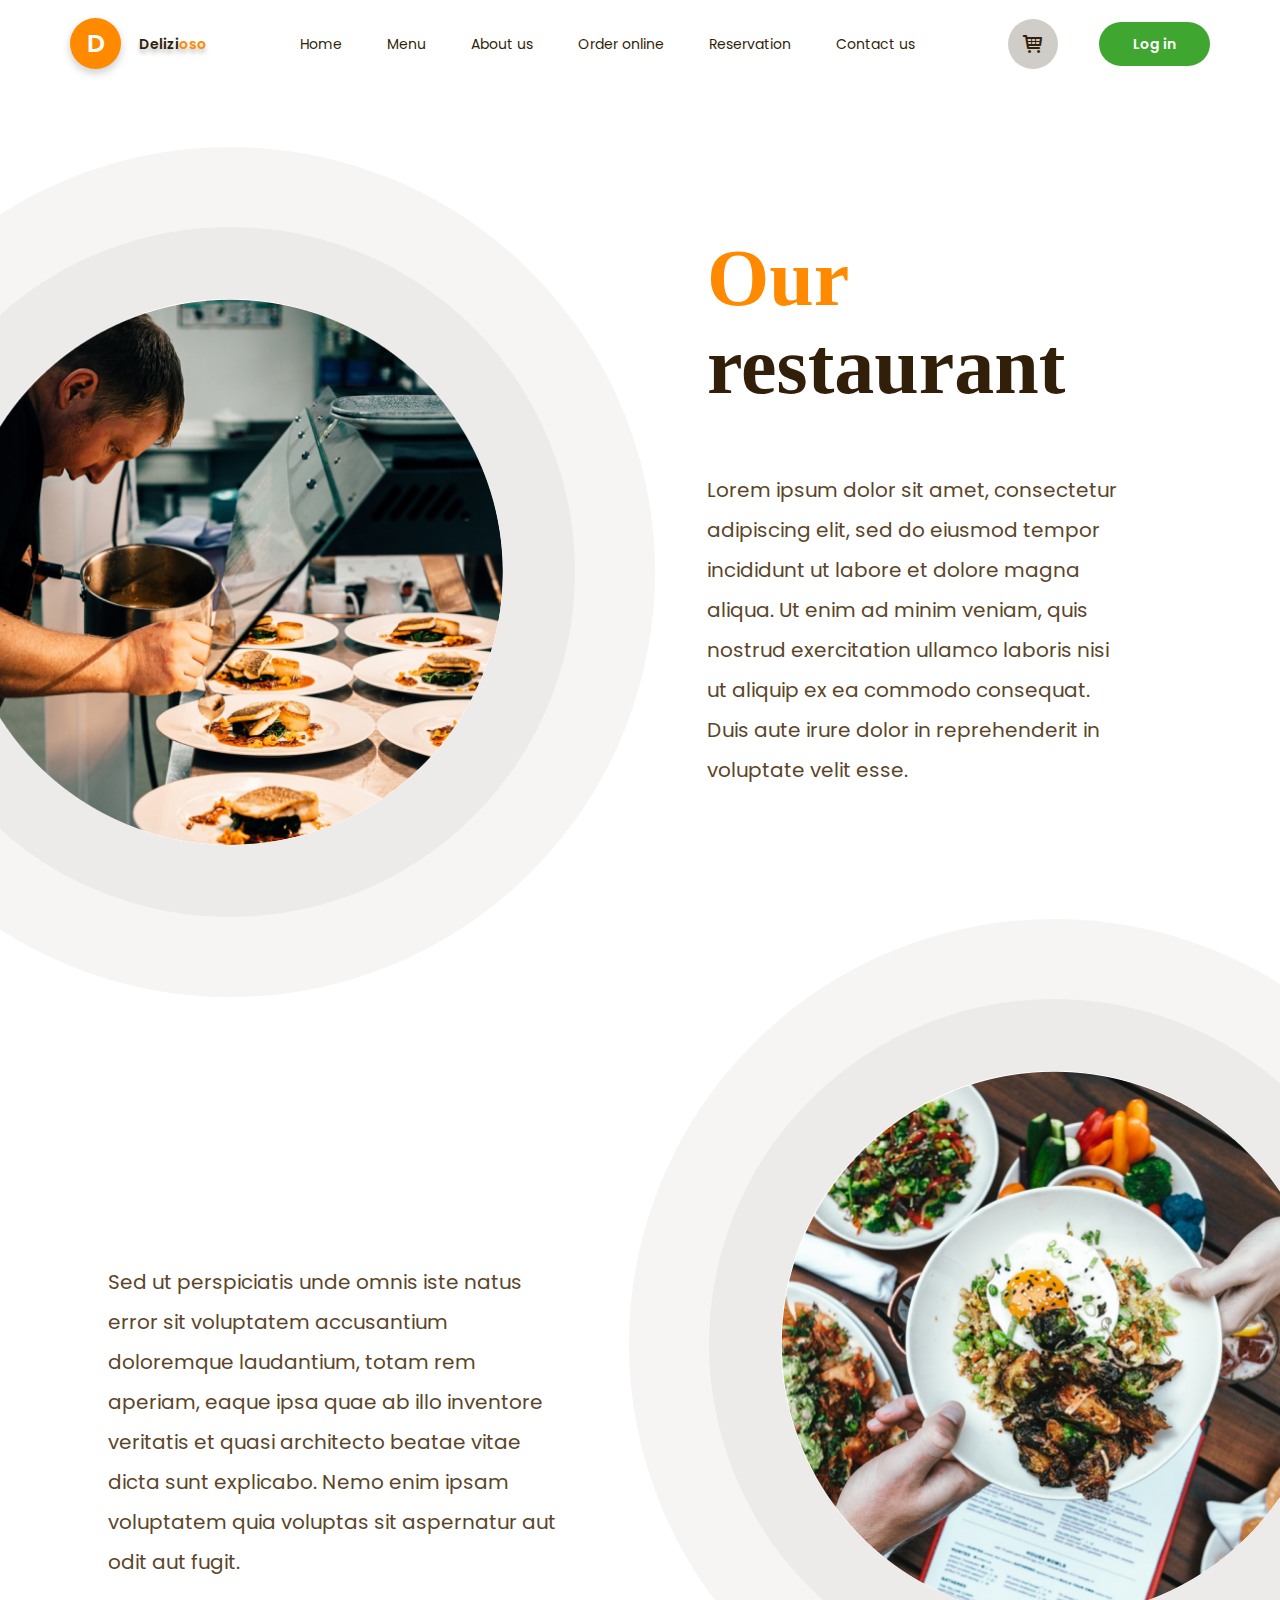
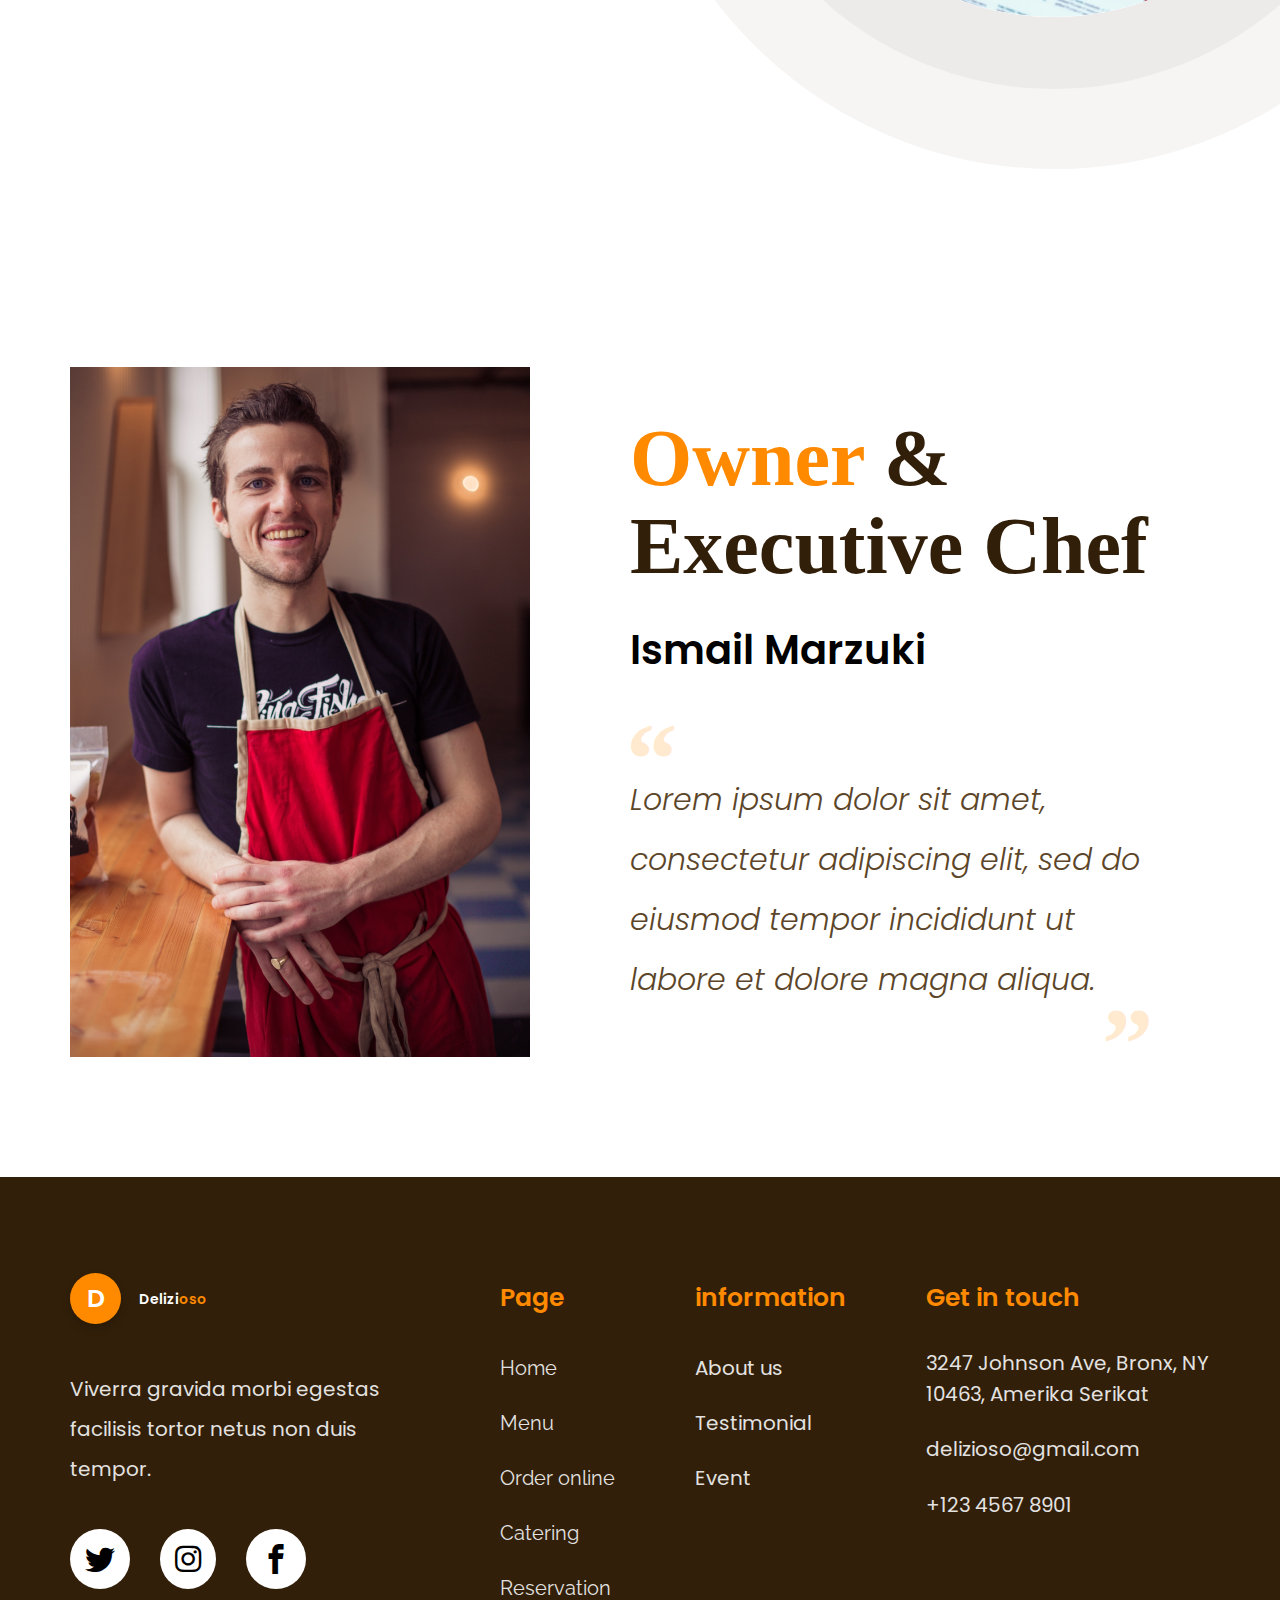
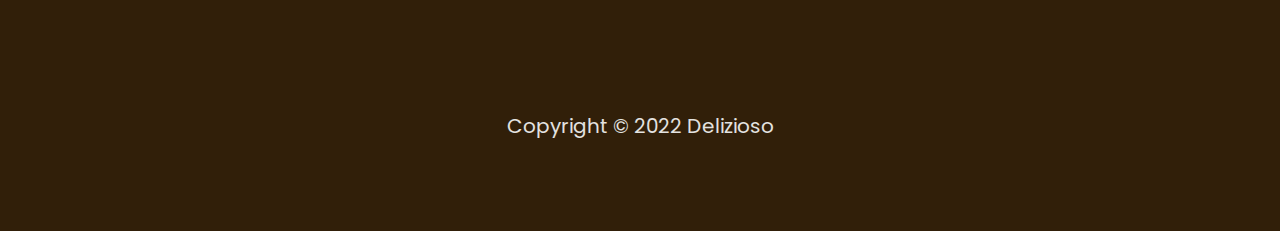
<file: about-us.html>
<!DOCTYPE html>
<html lang="en">
  <head>
    <meta charset="UTF-8" />
    <meta name="description" content="Italian-Restaurant" />
    <meta name="keywords" content="Italian Cusine" />
    <meta name="author" content="Oleg Troian" />
    <meta name="viewport" content="width=device-width, initial-scale=1.0" />
    <title>About us</title>
    <link rel="stylesheet" href="./css/style.css" />
    <link rel="stylesheet" href="./css/about-us.css" />
    <link rel="stylesheet" href="./css/icons.css" />
    <!-- FONT-AWESOME -->
    <link
      rel="stylesheet"
      href="https://cdnjs.cloudflare.com/ajax/libs/font-awesome/6.6.0/css/all.min.css"
      integrity="sha512-Kc323vGBEqzTmouAECnVceyQqyqdsSiqLQISBL29aUW4U/M7pSPA/gEUZQqv1cwx4OnYxTxve5UMg5GT6L4JJg=="
      crossorigin="anonymous"
      referrerpolicy="no-referrer"
    />
  </head>
  <body>
    <header class="header">
      <div class="header-container container">
        <nav class="header-navigation">
          <div class="logo">
            <span class="logo-circle">D</span>
            <a href="#" class="logo-link"
              >Delizi<span class="logo-span">oso</span></a
            >
          </div>

          <ul class="nav-list">
            <li class="nav-item"><a href="./index.html" class="nav-link">Home</a></li>
            <li class="nav-item">
              <a href="./menu.html" class="nav-link" target="_blank">Menu</a>
            </li>
            <li class="nav-item">
              <a href="#" class="nav-link">About us</a>
            </li>
            <li class="nav-item">
              <a href="./pasta-menu.html" class="nav-link " target="_blank">Order online</a>
            </li>
            <li class="nav-item">
              <a href="./reservation.html"  class="nav-link " target="_blank">Reservation</a>
            </li>
            <li class="nav-item">
              <a href="./contact-us.html" class="nav-link " target="_blank">Contact us</a>
            </li>
          </ul>

          <div class="log-in">
            <a href="#" class="icon-card">
              <i class="icon-shopping-cart"></i>
            </a>
            <a href="./login.html" class="nav-btn">Log in</a>
          </div>
        </nav>
      </div>
    </header>
    <main>

      <!-- ABOUT-US -->
      <section class="about-us" id="about-top">
        <div class="about-container container">
          <div class="image-box">
            <div class="image-about">
              <img src="./img/our-restaurant/our-restarueant-1.jpg" alt="our-restarueant-1" class="img-about">
            </div>
          </div>
          <div class="desc-about">
            <h2 class="about-title">
              <span class="desc-span">Our</span>
              restaurant
            </h2>
            <p class="about-text">
              Lorem ipsum dolor sit amet, consectetur adipiscing elit, sed do eiusmod tempor incididunt ut labore et dolore magna aliqua. Ut enim ad minim veniam, quis nostrud exercitation ullamco laboris nisi ut aliquip ex ea commodo consequat. Duis aute irure dolor in reprehenderit in voluptate velit esse.
            </p>
          </div>
        </div>
      </section>

      <!-- CONTENT-ABOUT -->
      <section class="restaurant-section">
        <div class="restaurant-container container">
          <div class="restaurant-about">
            <p class="restaurant-text">
              Sed ut perspiciatis unde omnis iste natus error sit voluptatem accusantium doloremque laudantium, totam rem aperiam, eaque ipsa quae ab illo inventore veritatis et quasi architecto beatae vitae dicta sunt explicabo. Nemo enim ipsam voluptatem quia voluptas sit aspernatur aut odit aut fugit.
            </p>
          </div>
          <div class="about-box">
            <div class="restaurant-image">
              <img src="./img/our-restaurant/our-restarueant-2.jpg" alt="restarueant-2" class="restaurant-img">
            </div>
          </div>
        </div>
      </section>

      <!-- OWNER & CHEF -->
      <section class="chef-section">
        <div class="owner-container container">
          <div class="img-chef">
            <img src="./img/our-restaurant/executive-chef.jpg" alt="executive-chef">
          </div>
          <div class="content-chef">
            <div class="title-box">
              <h2 class="chef-header">
                <span class="owner">Owner</span> 
                <span class="span">&</span> Executive Chef
              </h2>
              <h4 class="chef-subtitle">Ismail Marzuki</h4>
            </div>
            <div class="chef-content">

              <div class="thumb-1">
                <i class="icon-uniE90D pic-1"></i>
              </div>
              
              <p class="chef-text">
                Lorem ipsum dolor sit amet, consectetur adipiscing elit, sed do eiusmod tempor  incididunt ut labore et dolore magna aliqua.
              </p>
              
              <div class="thumb-2">
                <i class="icon-uniE90D pic-2"></i>
              </div>

            </div>
            
          </div>
        </div>
      </section>
    </main>

    <!-- FOOTER -->
    <footer class="footer">
      <div class="footer-container container">
        <div class="footer-info">
          <div class="footer-logo-box">
            <span class="logo-circle">D</span>
            <a href="#" class="footer-logo"
              >Delizi<span class="footer-span">oso</span></a
            >
          </div>
          <p class="footer-text">
            Viverra gravida morbi egestas facilisis tortor netus non duis
            tempor.
          </p>
          <ul class="footer-icon">
            <li class="footer-item">
              <a href="#" class="footer-social">
                <i class="icon-twitter"></i>
              </a>
            </li>
            <li class="footer-item">
              <a href="#" class="footer-social">
                <i class="icon-instagram-brands-solid"></i>
              </a>
            </li>
            <li class="footer-item">
              <a href="#" class="footer-social">
                <i class="icon-facebook"></i>
              </a>
            </li>
          </ul>
        </div>
        <div class="page-box">
          <p class="title-page">Page</p>
          <ul class="footer-menu">
            <li class="footer-items">
              <a href="#home" class="footer-link">
                Home
              </a>
            </li>
            <li class="footer-items">
              <a href="./menu.html" class="footer-link" target="_blank">
                Menu
              </a>
            </li>
            <li class="footer-items">
              <a href="./pasta-menu.html" class="footer-link" target="_blank">
                Order online
              </a>
            </li>
            <li class="footer-items">
              <a href="#" class="footer-link">Catering</a>
            </li>
            <li class="footer-items">
              <a href="./reservation.html" class="footer-link" target="_blank">
                Reservation
              </a>
            </li>
          </ul>
        </div>
        <div class="information-box">
          <p class="info-title">information</p>
          <ul class="info-list">
            <li class="info-item">
              <a href="./about-us.html" class="footer-link" target="_blank">
                About us
              </a>
            </li>
            <li class="info-item">
              <a href="#" class="footer-link">
                Testimonial
              </a>
            </li>
            <li class="info-item">
              <a href="#" class="footer-link">
                Event
              </a>
            </li>
          </ul>
        </div>
        <div class="address-box">
          <p class="address-title">Get in touch</p>
          <a href="#" class="address">
            3247 Johnson Ave, Bronx, NY 
            </br> 10463, Amerika Serikat
          </a>
          <a href="mailto:delizioso@gmail.com" class="address"
            >delizioso@gmail.com</a
          >
          <a href="tel:+123 4567 8901 "class="address">+123 4567 8901</a>
        </div>
      </div>
      <p class="cop-text">
        Copyright<span class="cop-span">&#169;</span>2022 Delizioso
      </p>
    </footer>  
  </body>
</html>
</file>
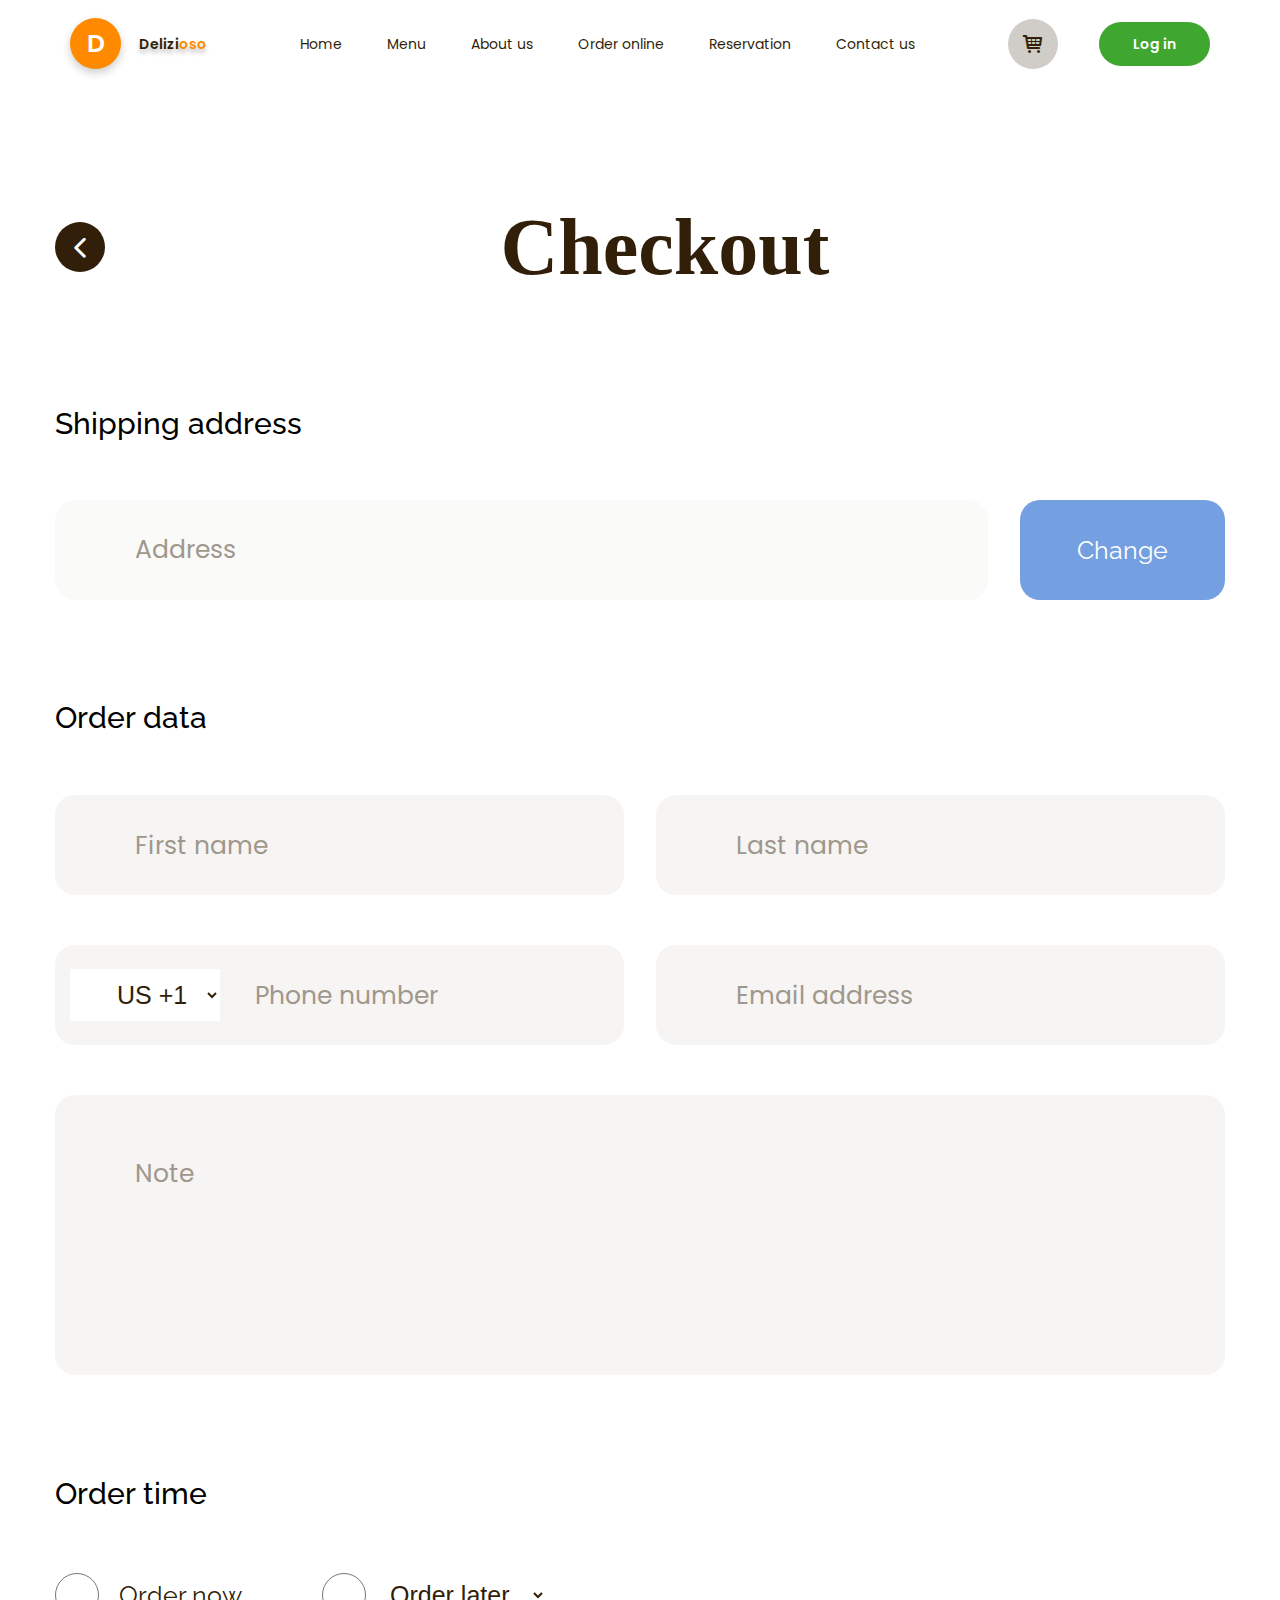
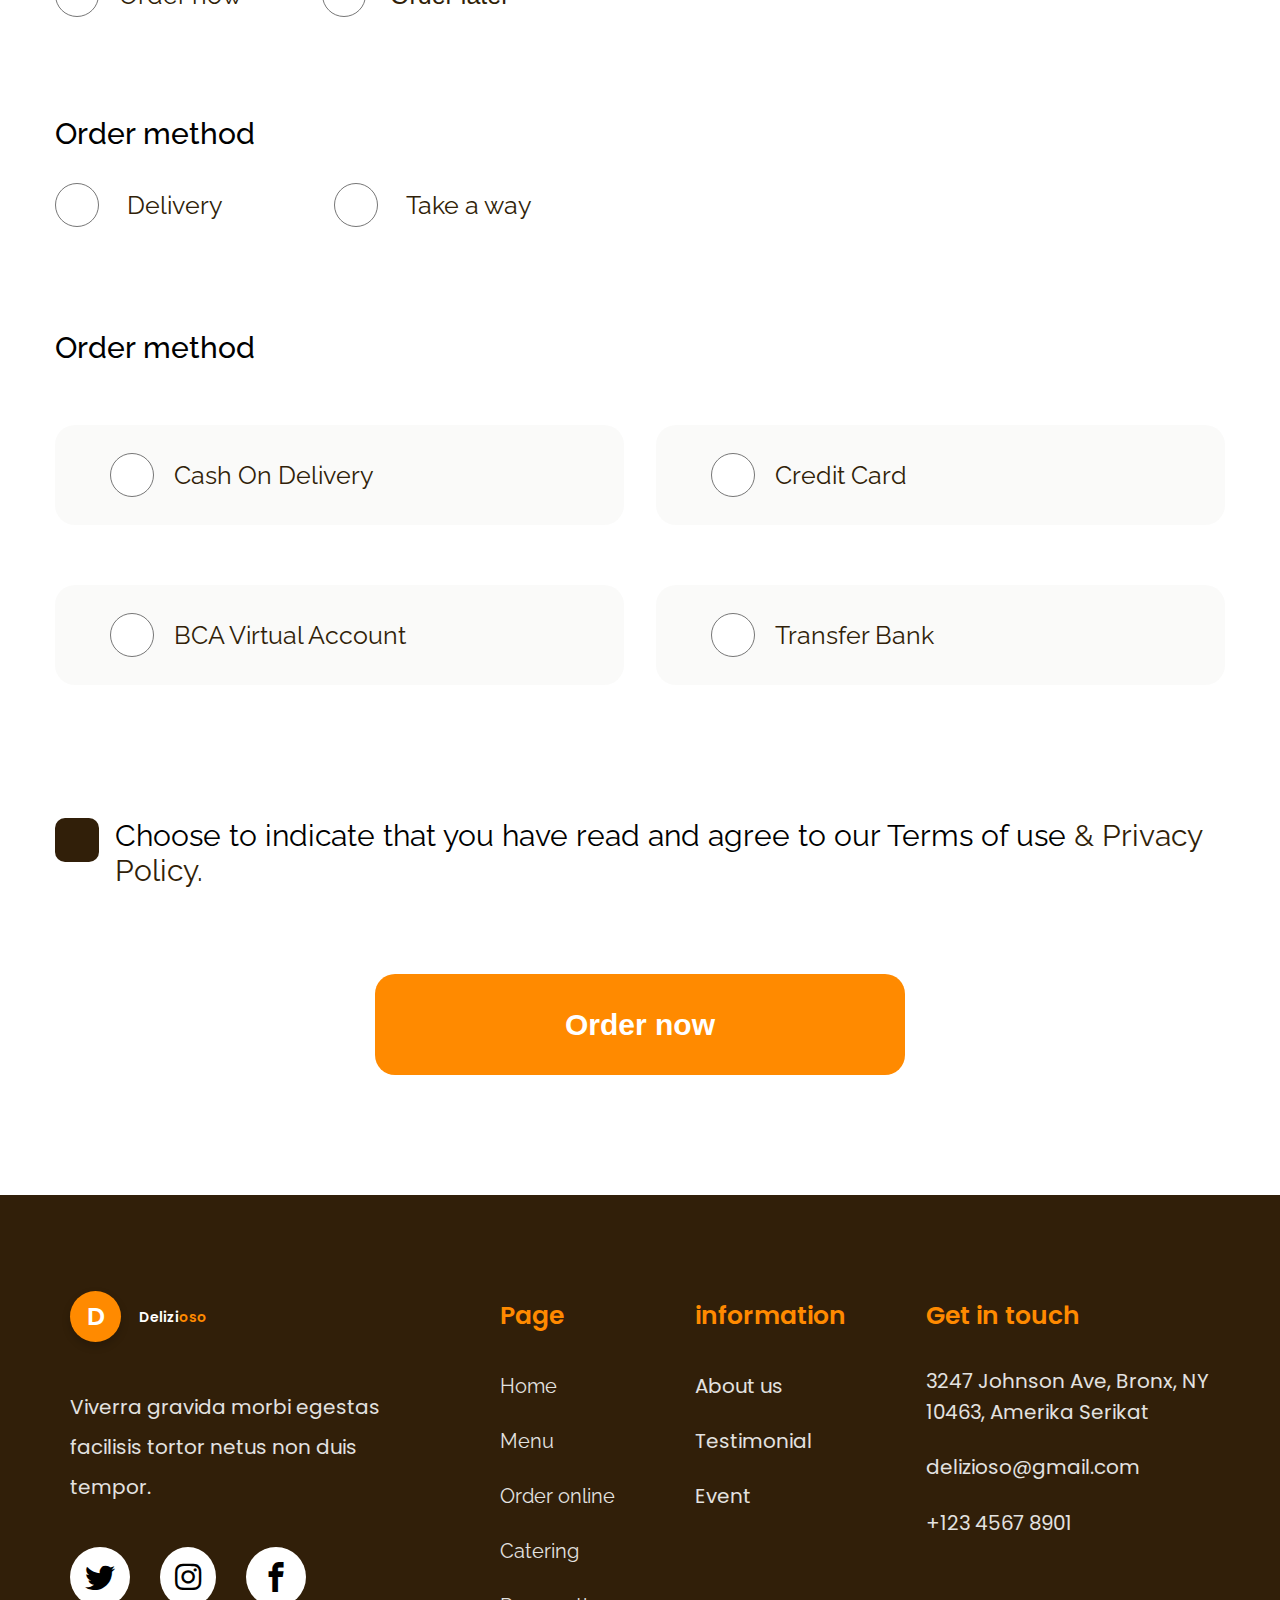
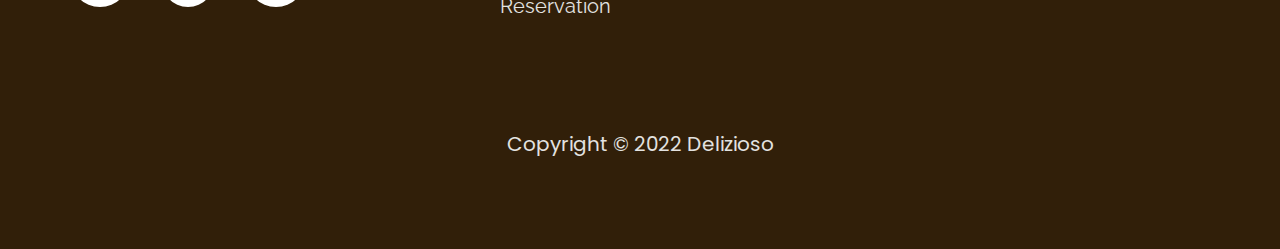
<file: checkout.html>
<!DOCTYPE html>
<html lang="en">
  <head>
    <meta charset="UTF-8" />
    <meta name="description" content="Italian-Restaurant" />
    <meta name="keywords" content="Italian Cusine" />
    <meta name="author" content="Oleg Troian" />
    <meta name="viewport" content="width=device-width, initial-scale=1.0" />
    <title>Checkout</title>
    <link rel="stylesheet" href="./css/style.css" />
    <link rel="stylesheet" href="./css/pasta-menu.css" />
    <link rel="stylesheet" href="./css/icons.css" />
    <link rel="stylesheet" href="./css/checkout.css" />
    <script src="./js/checlkout-modal.js" defer></script>
    <!-- FONT-AWESOME -->
    <link
      rel="stylesheet"
      href="https://cdnjs.cloudflare.com/ajax/libs/font-awesome/6.6.0/css/all.min.css"
      integrity="sha512-Kc323vGBEqzTmouAECnVceyQqyqdsSiqLQISBL29aUW4U/M7pSPA/gEUZQqv1cwx4OnYxTxve5UMg5GT6L4JJg=="
      crossorigin="anonymous"
      referrerpolicy="no-referrer"
    />
  </head>
  <body>
    <header class="header">
      <div class="header-container container">
        <nav class="header-navigation">
          <div class="logo">
            <span class="logo-circle">D</span>
            <a href="#" class="logo-link"
              >Delizi<span class="logo-span">oso</span></a
            >
          </div>

          <ul class="nav-list">
            <li class="nav-item"><a href="./index.html" class="nav-link">Home</a></li>
            <li class="nav-item">
              <a href="#" 
                class="nav-link">
                Menu
              </a>
            </li>
            <li class="nav-item">
              <a 
                href="./about-us.html" 
                class="nav-link" 
                target="_blank">
                About us
              </a>
            </li>
            <li class="nav-item">
              <a href="./pasta-menu.html" class="nav-link" >Order online</a>
            </li>
            <li class="nav-item">
              <a href="./reservation.html"  class="nav-link" target="_blank">Reservation</a>
            </li>
            <li class="nav-item">
              <a href="./contact-us.html" class="nav-link" target="_blank">Contact us</a>
            </li>
          </ul>

          <div class="log-in">
            <a href="#" class="icon-card">
              <i class="icon-shopping-cart"></i>
            </a>
            <a href="./login.html" class="nav-btn">Log in</a>
          </div>
        </nav>
      </div>
    </header>

    <main>
      <section class="shipping-section">

        <div class="checkout-container container">
          <div class="arrow-title-box">
            <a href="./pasta-menu.html">
              <i class="icon-chevron-left to-menu"></i>
            </a>
            <h2 class="checkout-title">Checkout</h2>
          </div>

          <div class="address-registration">
            <h4 class="registr-title">
              Shipping address
            </h4>
            <form action="#" autocomplete="on"method="#" class="registr-form-address">
              <input 
                type="text" 
                id="address" 
                name="address" 
                placeholder="Address" 
                autocomplete="street-address"
                required
                class="registr-input"
              >
              <a href="#" class="registr-btn">
                Change
              </a>
            </form>
          </div>

          <!-- FORM-CONTACT -->
          <div class="order-form">

            <h4 class="data-title">
              Order data
            </h4>
            <form action="#" autocomplete="on" class="form-data"                id="order-data">
              
              <input type="text" name="FirstName" id="name-tx" placeholder="First name" />
              <input type="text" name="LastName" id="name-tx" placeholder="Last name" />
              <div class="phone-input">
                <select name="coutry-code" id="coutry-code" required>
                  <option value="+1" selected>US +1</option>
                  <option value="+44">GB +44</option>
                  <option value="+349">DE +49</option>
                  <option value="+380">UA +380</option>
                </select>
                <!-- <i class="icon-chevron-left phone-arrow"></i> -->
                <!-- <i class="fa-solid fa-chevron-up phone-arrow"></i> -->
                <input type="tel" id="phone" name="phone" pattern="[0-9]{3}-[0-9]{3}-[0-9]{4}" placeholder="Phone number" required />
              </div>
              <input
                type="email"
                name="Email"
                id="email-txt"
                placeholder="Email address"
              />
              <div class="order-submit">
                <div class="order-input">

                  <textarea
                  name="message"
                  id="message-txt"
                  cols="30"
                  rows="10"
                  placeholder="Note"
                  ></textarea>
                </div>
                <!-- <div class="order-btn">
                  <input type="submit" value="Submit" id="submit-contac"/>
                </div> -->
              </div>
            </form>

          </div>
          
          <div class="options-section">
            <div class="filters-order">
              <h4 class="options-title">Order time</h4>
              <form action="#" class="options-order">
                <div class="radio-chek-box">

                  <input 
                  type="radio" 
                  id="order-now" 
                  name="order-time" 
                  value="now" class="radio-order"
                  >
                  
                  <label for="order-now" class="checkbox-title">Order now</label>
                </div>
                
                <div class="radio-chek-box">
                  <input type="radio" id="order-later" name="order-time" value="later">
                  
                  <select name="order-leter-time" id="order-time-dropdown">
                    <option value="" selected disabled>Order later</option>
                    <option value="morning">Morning</option>
                    <option value="afternoon">Afternoon</option>
                    <option value="evening">Evening</option>
                  </select>
                </div> 

              </form>
            </div>

            <div class="filters-method">
              <h4 class="method-title">Order method</h4>
              <form action="#" class="order-method">
                <div class="method-items">
                  <input type="radio" id="order-delivery" name="order-method" value="delivery">
                  <label for="order-delivery" class="label-title">Delivery</label>
                </div>
                  
                <div class="method-items">
                  <input type="radio" id="order-take-a-way" name="order-method" value="take-a-way">
                  <label for="order-take-a-way" class="label-title">Take a way</label>
                </div>
              </form>
            </div>

            <div class="payment-section">

              <form action="#" class="payment-form">
                <h4 class="payment-title">Order method</h4>
                <div class="payment-checkbox">
                  <div class="payment-bcc">
                    <input type="radio" id="cash-check" name="payment" value="cash">
                    <label for="cash-check" class="pay-title">Cash On Delivery</label>
                  </div>
                  
                  <div class="payment-bcc">
                    <input type="radio" id="credit-check" name="payment" value="credit">
                    <label for="credit-check" class="pay-title">Credit Card</label>
                  </div>
                </div>

                <div class="payment-checkbox">
                  <div class="payment-bcc">
                    <input type="radio" id="account-check" name="payment-method" value="bca-virtual-account">
                    <label for="account-check" class="pay-title">BCA Virtual Account</label>
                  </div>
                  
                  <div class="payment-bcc">
                    <input type="radio" id="transfer-check" name="payment-method" value="bank-transfer">
                    <label for="transfer-check" class="pay-title">Transfer Bank</label>
                  </div>
                </div>
              </form>
            </div>  
          </div>
          
          <div class="conf-check">
            <form action="#" method="#" class="confir-check">
              
              <label for="confirmation" class="form-confi">
                <p class="confi-text">
                  Choose to indicate that you have read and agree to our Terms of use
                  <a href="#" class="confi-link">& Privacy Policy.</a>
                </p>
                <input type="checkbox" id="confirmation" name="confirmation" required>
                <!-- <i class="fa-solid fa-check checkmark"></i> -->
                <span class="checkmark"></span>
              </label>

                <!-- <label for="confirmation" class="form-confi">
                  <input type="checkbox" id="confirmation" name="confirmation" required>
                  Choose to indicate that you have read and agree to our Terms of use & Privacy Policy.
                </label> -->
              <button type="submit" class="conf-bttn">Order now</button>
            </form>
          </div>

        </div>

      </section>

      <!--? BACKDROP-SHIPPING-ADDRESS -->
      <div class="backdrop-shipping is-hidden" id="regstr-backdrop">
        <button type="button" class="btt-shipping">
          <i class="fa-solid fa-xmark btt-close-shipping"></i>
        </button>

        <div class="modal-shipping">
          <div class="location-content">

            <div class="reserv-navigation">
              <div class="logo-reserv">
                <span class="logo-circle">D</span>
                <a href="#" class="logo-link"
                >Delizi<span class="logo-span">oso</span></a
                >
              </div>
              
              <div class="btn-reserv">
                <button class="link-in">
                  <a href="./login.html" class="sign-link">Sign in</a>
                </button>
                <button class="link-up">
                  <a href="./login.html" class="btn-up">Sign up</a>
                </button>
              </div>
            </div>
            <div class="shipping-content">
              <div class="shipping-title">
                <h4 class="shipping-header">Shipping address</h4>
              </div>
              <div class="shipping-field">
                <form action="#" autocomplete="on"method="#" class="shipping-form-address">
                  <input 
                  type="text" 
                  id="address" 
                  name="address" 
                  placeholder="Please type your address" 
                  autocomplete="street-address"
                  required
                  class="shipping-input"
                  >
                  <a href="#" class="shipping-btn">
                    Change
                  </a>
                </form>
              </div>
            </div>
              
              <div class="location-box">
                <img src="./svg/Icon-location.svg" alt="location-icon" class="location-icon">
                <p class="location-msg">Use your current location</p>
              </div>
          </div>

          <div class="location-map">
            <img src="./img/Screen-Shot-map.jpg" alt="map">
          </div>

        </div>

      </div>
    </main>

    <!-- FOOTER -->
    <footer class="footer">
      <div class="footer-container container">
        <div class="footer-info">
          <div class="footer-logo-box">
            <span class="logo-circle">D</span>
            <a href="#" class="footer-logo"
              >Delizi<span class="footer-span">oso</span></a
            >
          </div>
          <p class="footer-text">
            Viverra gravida morbi egestas facilisis tortor netus non duis
            tempor.
          </p>
          <ul class="footer-icon">
            <li class="footer-item">
              <a href="#" class="footer-social">
                <i class="icon-twitter"></i>
              </a>
            </li>
            <li class="footer-item">
              <a href="#" class="footer-social">
                <i class="icon-instagram-brands-solid"></i>
              </a>
            </li>
            <li class="footer-item">
              <a href="#" class="footer-social">
                <i class="icon-facebook"></i>
              </a>
            </li>
          </ul>
        </div>
        <div class="page-box">
          <p class="title-page">Page</p>
          <ul class="footer-menu">
            <li class="footer-items">
              <a href="./index.html" class="footer-link">
                Home
              </a>
            </li>
            <li class="footer-items">
              <a href="./menu.html" class="footer-link" target="_blank">
                Menu
              </a>
            </li>
            <li class="footer-items">
              <a href="./pasta-menu.html" class="footer-link">
                Order online
              </a>
            </li>
            <li class="footer-items">
              <a href="#" class="footer-link">Catering</a>
            </li>
            <li class="footer-items">
              <a href="./reservation.html" class="footer-link" target="_blank">
                Reservation
              </a>
            </li>
          </ul>
        </div>
        <div class="information-box">
          <p class="info-title">information</p>
          <ul class="info-list">
            <li class="info-item">
              <a href="./about-us.html" class="footer-link" target="_blank">
                About us
              </a>
            </li>
            <li class="info-item">
              <a href="#" class="footer-link">
                Testimonial
              </a>
            </li>
            <li class="info-item">
              <a href="#" class="footer-link">
                Event
              </a>
            </li>
          </ul>
        </div>
        <div class="address-box">
          <p class="address-title">Get in touch</p>
          <a href="#" class="address">
            3247 Johnson Ave, Bronx, NY 
            </br> 10463, Amerika Serikat
          </a>
          <a href="mailto:delizioso@gmail.com" class="address"
            >delizioso@gmail.com</a
          >
          <a href="tel:+123 4567 8901 "class="address">+123 4567 8901</a>
        </div>
      </div>
      <p class="cop-text">
        Copyright<span class="cop-span">&#169;</span>2022 Delizioso
      </p>
    </footer>
  </body>
</html>
</file>
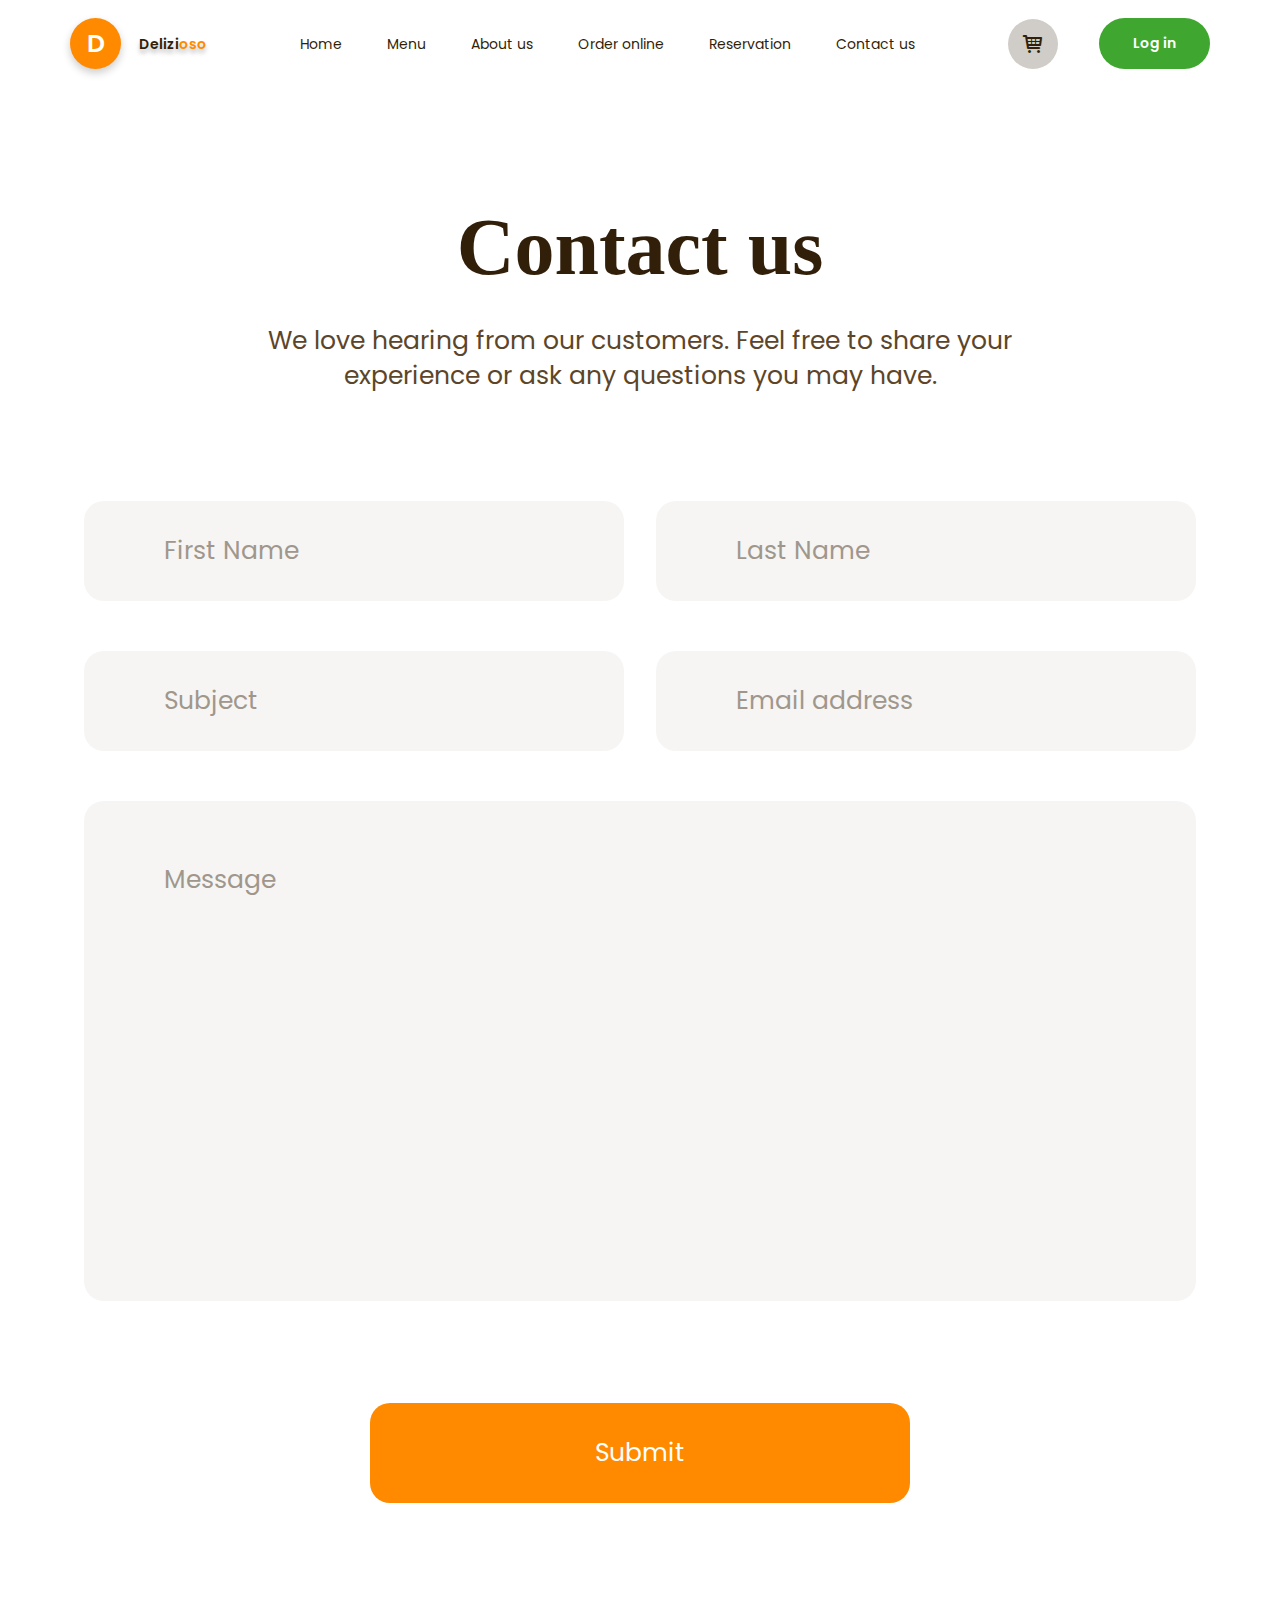
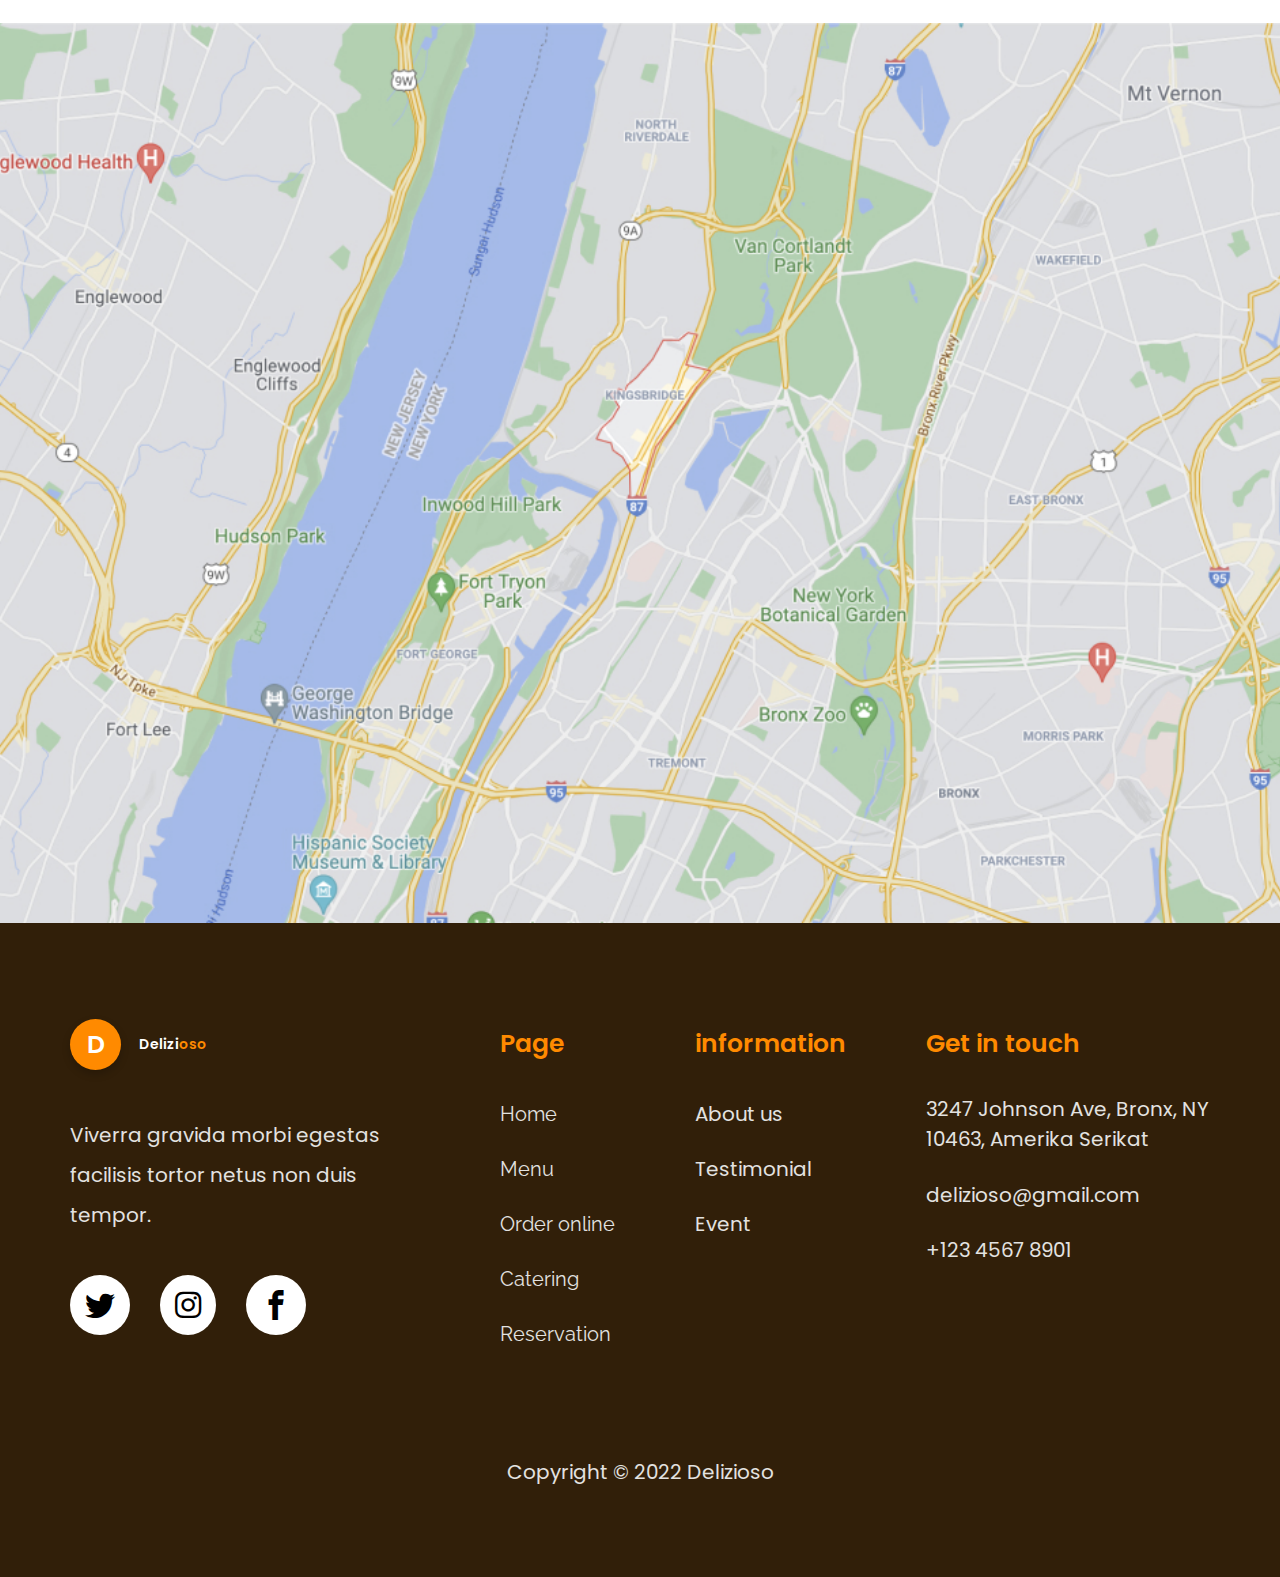
<file: contact-us.html>
<!DOCTYPE html>
<html lang="en">
  <head>
    <meta charset="UTF-8" />
    <meta name="description" content="Italian-Restaurant" />
    <meta name="keywords" content="Italian Cusine" />
    <meta name="author" content="Oleg Troian" />
    <meta name="viewport" content="width=device-width, initial-scale=1.0" />
    <title>Contact us</title>
    <link rel="stylesheet" href="./css/style.css" />
    <link rel="stylesheet" href="./css/contact-us.css" />
    <link rel="stylesheet" href="./css/icons.css" />
    <!-- FONT-AWESOME -->
    <link
      rel="stylesheet"
      href="https://cdnjs.cloudflare.com/ajax/libs/font-awesome/6.6.0/css/all.min.css"
      integrity="sha512-Kc323vGBEqzTmouAECnVceyQqyqdsSiqLQISBL29aUW4U/M7pSPA/gEUZQqv1cwx4OnYxTxve5UMg5GT6L4JJg=="
      crossorigin="anonymous"
      referrerpolicy="no-referrer"
    />
  </head>
  <body>
    <header class="header">
      <div class="header-container container">
        <nav class="header-navigation">
          <div class="logo">
            <span class="logo-circle">D</span>
            <a href="#" class="logo-link"
              >Delizi<span class="logo-span">oso</span></a
            >
          </div>

          <ul class="nav-list">
            <li class="nav-item"><a href="./index.html" class="nav-link">Home</a></li>
            <li class="nav-item">
              <a href="./menu.html" class="nav-link" target="_blank"> Menu </a>
            </li>
            <li class="nav-item">
              <a href="./about-us.html" class="nav-link" target="_blank">
                About us
              </a>
            </li>
            <li class="nav-item">
              <a href="#" class="nav-link">Order online</a>
            </li>
            <li class="nav-item">
              <a href="./reservation.html" class="nav-link" target="_blank"
                >Reservation</a
              >
            </li>
            <li class="nav-item">
              <a href="#" class="nav-link">Contact us</a>
            </li>
          </ul>

          <div class="log-in">
            <a href="#" class="icon-card">
              <i class="icon-shopping-cart"></i>
            </a>
            <button type="button" class="nav-btn">Log in</button>
          </div>
        </nav>
      </div>
    </header>
    <main>
      <!-- CONTACT-SECTION -->
      <section class="contact-us-section">
        <div class="contact-container container">
          <div class="contact-heading">

            <h2 class="contact-title">Contact us</h2>
            <p class="contact-subtitle">
              We love hearing from our customers. Feel free to share your experience or ask any questions you may have.
            </p>

          </div>

          <!-- FORM-CONTACT -->
          <div class="contact-form">

            <form action="#" class="form-cont" id="form-contact">
              <input type="text" name="FirstName" id="name-tx" placeholder="First Name" />
              <input type="text" name="LastName" id="name-tx" placeholder="Last Name" />
              <input type="text" name="Subject" id="name-tx" placeholder="Subject" />
              <input
                type="email"
                name="Email"
                id="email-txt"
                placeholder="Email address"
              />
              <div class="input-submit">
                <div class="text-input">

                  <textarea
                  name="message"
                  id="message-txt"
                  cols="30"
                  rows="10"
                  placeholder="Message"
                  ></textarea>
                </div>
                <div class="submint-btn">
                  <input type="submit" value="Submit" id="submit-contac"/>
                </div>
              </div>
            </form>

          </div>
        </div>
      </section>
      <section class="map-section">
        <!-- <img src="./img/Screen-Shot-map.jpg" alt="" class="map-img"> -->
        <div class="map-container">
        </div>
      </section>
    </main>

  <!-- FOOTER -->
    <footer class="footer">
      <div class="footer-container container">
        <div class="footer-info">
          <div class="footer-logo-box">
            <span class="logo-circle">D</span>
            <a href="#" class="footer-logo"
              >Delizi<span class="footer-span">oso</span></a
            >
          </div>
          <p class="footer-text">
            Viverra gravida morbi egestas facilisis tortor netus non duis
            tempor.
          </p>
          <ul class="footer-icon">
            <li class="footer-item">
              <a href="#" class="footer-social">
                <i class="icon-twitter"></i>
              </a>
            </li>
            <li class="footer-item">
              <a href="#" class="footer-social">
                <i class="icon-instagram-brands-solid"></i>
              </a>
            </li>
            <li class="footer-item">
              <a href="#" class="footer-social">
                <i class="icon-facebook"></i>
              </a>
            </li>
          </ul>
        </div>
        <div class="page-box">
          <p class="title-page">Page</p>
          <ul class="footer-menu">
            <li class="footer-items">
              <a href="#home" class="footer-link">
                Home
              </a>
            </li>
            <li class="footer-items">
              <a href="./menu.html" class="footer-link" target="_blank">
                Menu
              </a>
            </li>
            <li class="footer-items">
              <a href="./pasta-menu.html" class="footer-link" target="_blank">
                Order online
              </a>
            </li>
            <li class="footer-items">
              <a href="#" class="footer-link">Catering</a>
            </li>
            <li class="footer-items">
              <a href="./reservation.html" class="footer-link" target="_blank">
                Reservation
              </a>
            </li>
          </ul>
        </div>
        <div class="information-box">
          <p class="info-title">information</p>
          <ul class="info-list">
            <li class="info-item">
              <a href="./about-us.html" class="footer-link" target="_blank">
                About us
              </a>
            </li>
            <li class="info-item">
              <a href="#" class="footer-link">
                Testimonial
              </a>
            </li>
            <li class="info-item">
              <a href="#" class="footer-link">
                Event
              </a>
            </li>
          </ul>
        </div>
        <div class="address-box">
          <p class="address-title">Get in touch</p>
          <a href="#" class="address">
            3247 Johnson Ave, Bronx, NY 
            </br> 10463, Amerika Serikat
          </a>
          <a href="mailto:delizioso@gmail.com" class="address"
            >delizioso@gmail.com</a
          >
          <a href="tel:+123 4567 8901 "class="address">+123 4567 8901</a>
        </div>
      </div>
      <p class="cop-text">
        Copyright<span class="cop-span">&#169;</span>2022 Delizioso
      </p>
    </footer>
  </body>
</html>
</file>
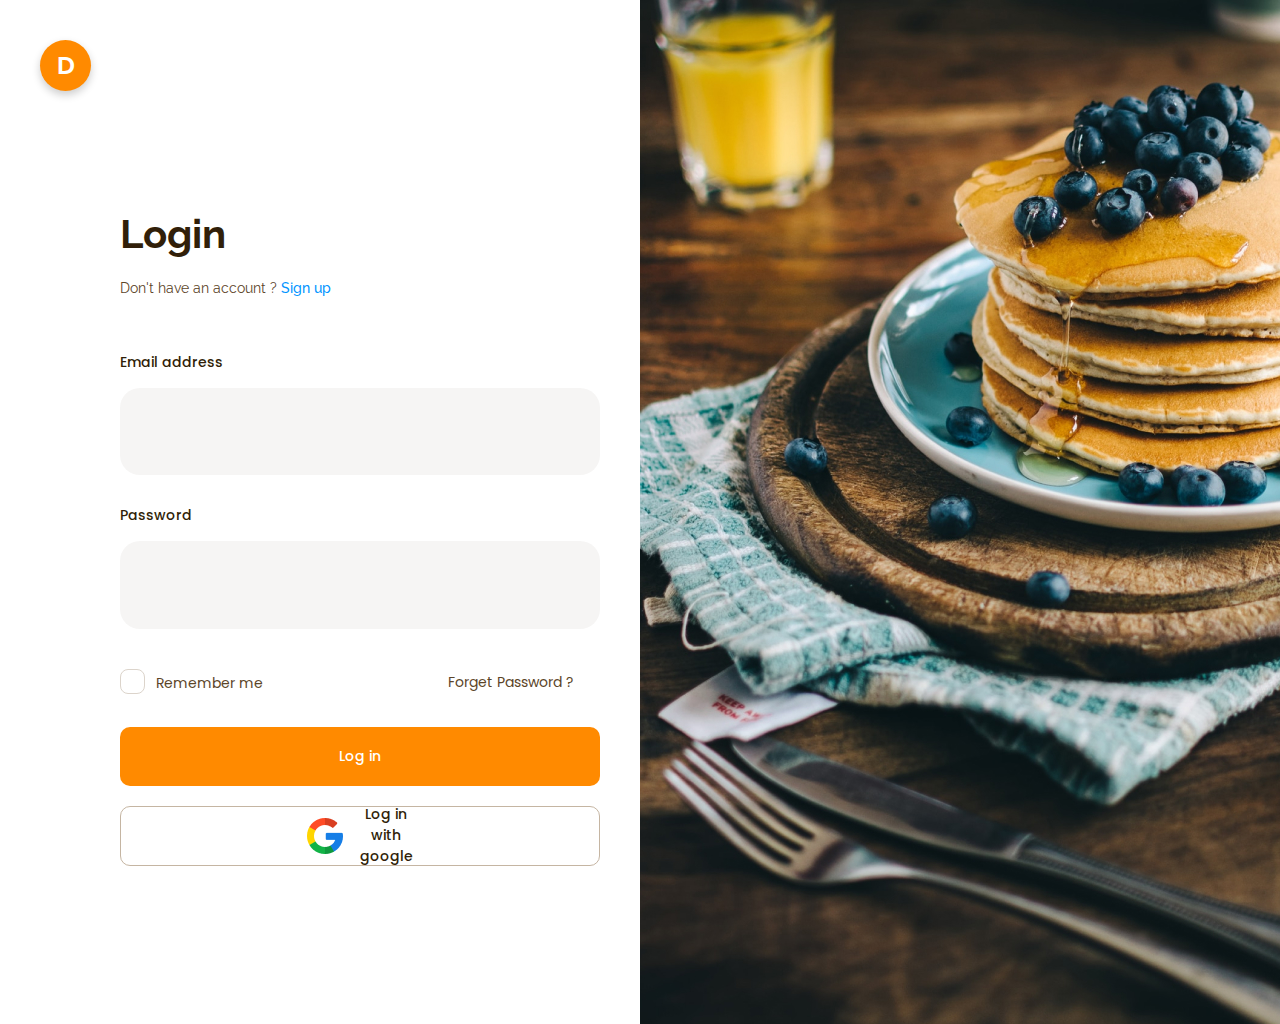
<file: login.html>
<!DOCTYPE html>
<html lang="en">
  <head>
    <meta charset="UTF-8" />
    <meta name="description" content="Italian-Restaurant" />
    <meta name="keywords" content="Italian Cusine" />
    <meta name="author" content="Oleg Troian" />
    <meta name="viewport" content="width=device-width, initial-scale=1.0" />
    <title>Login</title>
    <link rel="stylesheet" href="./css/style.css" />
    <link rel="stylesheet" href="./css/icons.css" />
    <link rel="stylesheet" href="./css/login.css" />
    <!-- FONT-AWESOME -->
    <!-- <link
      rel="stylesheet"
      href="https://cdnjs.cloudflare.com/ajax/libs/font-awesome/6.6.0/css/all.min.css"
      integrity="sha512-Kc323vGBEqzTmouAECnVceyQqyqdsSiqLQISBL29aUW4U/M7pSPA/gEUZQqv1cwx4OnYxTxve5UMg5GT6L4JJg=="
      crossorigin="anonymous"
      referrerpolicy="no-referrer"
    /> -->
  </head>
  <body>
    <section>
      <div class="login-grid-container">
        
        <div class="form-sign-up">
          <div class="login-item">
            <a href="./index.html" class="logo-circle">D</a>
          </div>
          <div class="box-login">
            <div class="sign-up-content">
              <h2 class="login-title">Login</h2>
              <p class="login-text">
                Don't have an account ?
                <a href="./sign-up.html" class="login-link">Sign up</a>
              </p>
            </div>
            <form action="#" method="post" class="form-login">
              <p class="login-subtitle">Email address</p>
              <input
                type="email"
                name="email"
                id="email-txt"
                class="login-email"
              />
              
              <p class="login-subtitle">Password</p>
              <input
                type="password"
                name="password"
                autocomplete="off"
                required
                minlength="3"
                maxlength="20"
                class="login-password"
              />
            </form>

            <form action="#" method="post" class="login-check">
              <div class="login-check-section">
                <label for="confirmation" class="login-check-box">
                  <input
                    type="checkbox"
                    id="confirmation"
                    name="confirmation"
                  />
                  <span class="login-mark"></span>
                  <p class="login-text">Remember me</p>
                </label>
                <a href="#" class="checkbox-link">Forget Password ?</a>
              </div>
              <div class="login-btn">
                <button
                  type="submit"
                  name="action"
                  value="login"
                  class="login-submit"
                >
                  Log in
                </button>
                <button
                  type="submit"
                  name="action"
                  value="google"
                  class="google-submit"
                >
                  <img
                    src="./img/login-sign/google-icon.png"
                    alt="google-icon"
                    class="google-icon"
                  />
                  Log in with google
                </button>
              </div>
            </form>
          </div>
        </div>

        <div class="img-login-form">
          <img
            src="./img/login-sign/unsplash.jpg"
            alt="img-login"
            class="login-img"
          />
        </div>
      </div>
    </section>
  </body>
</html>
</file>
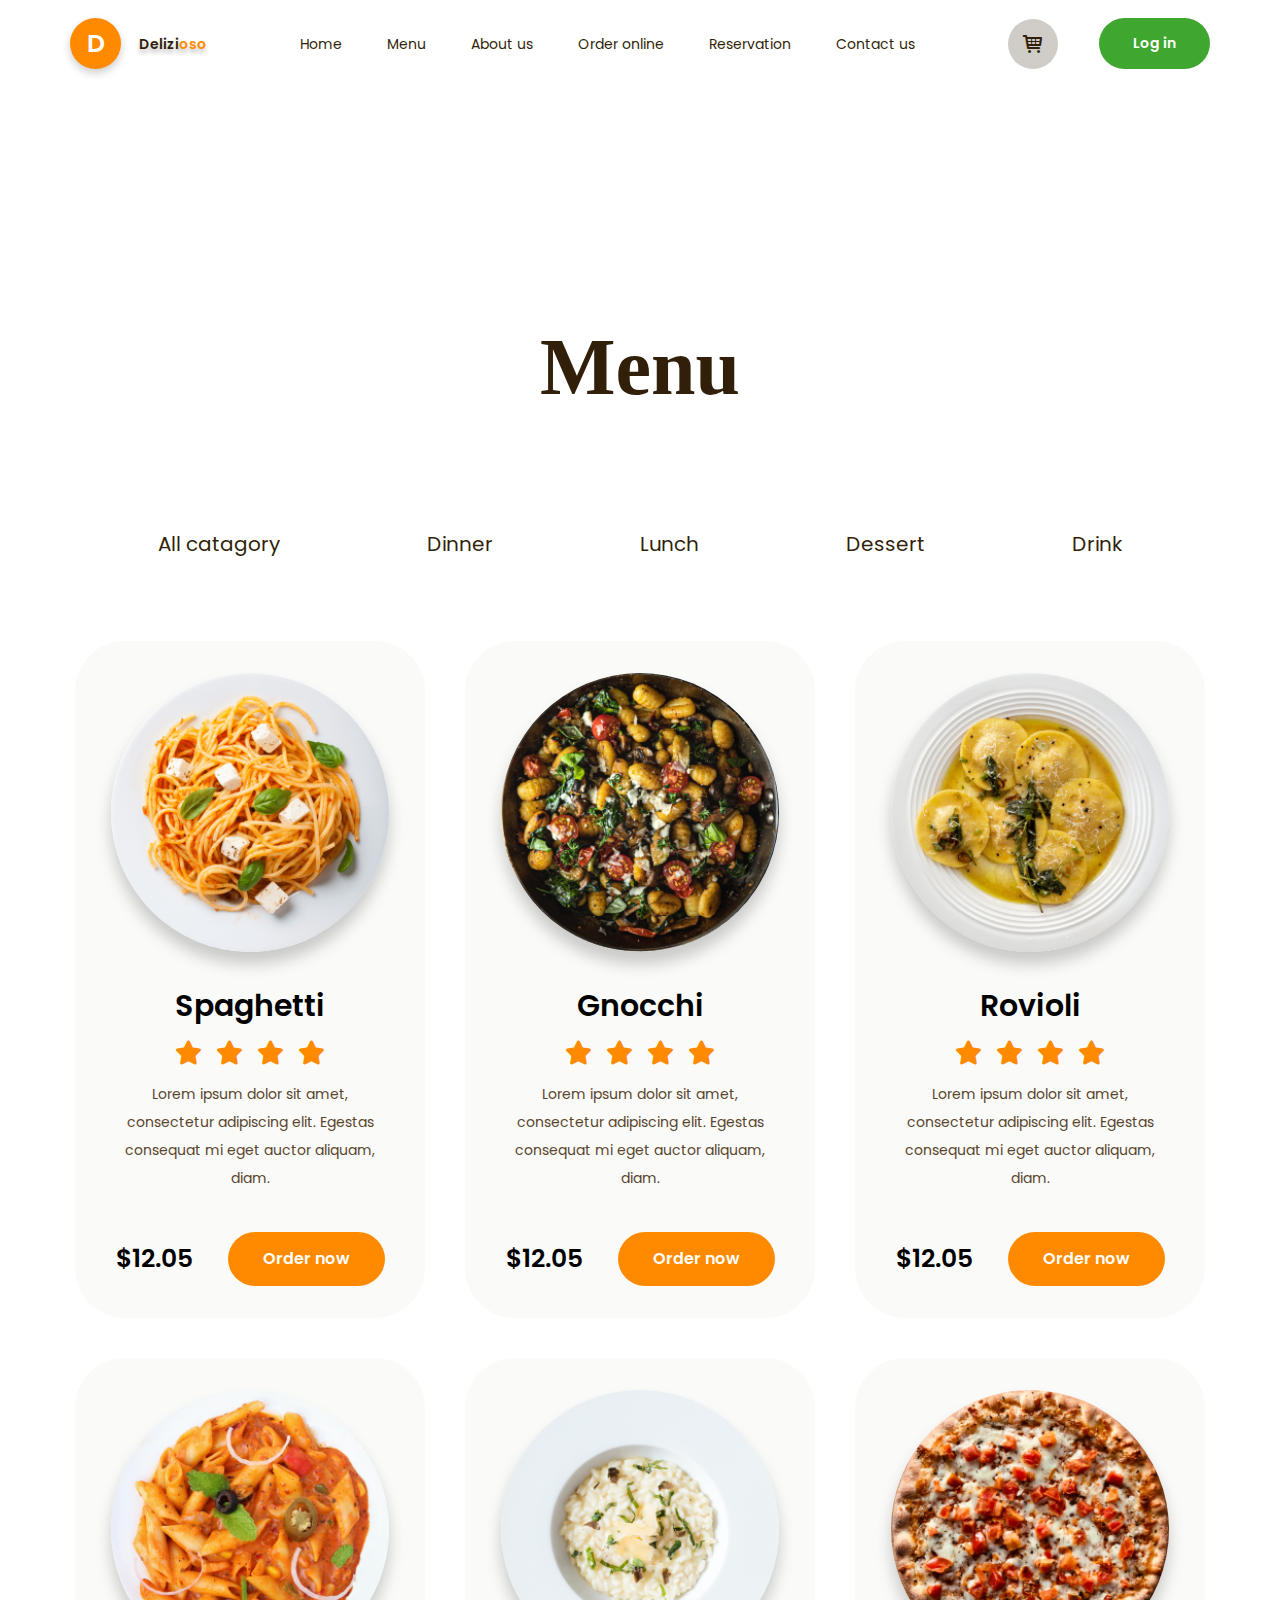
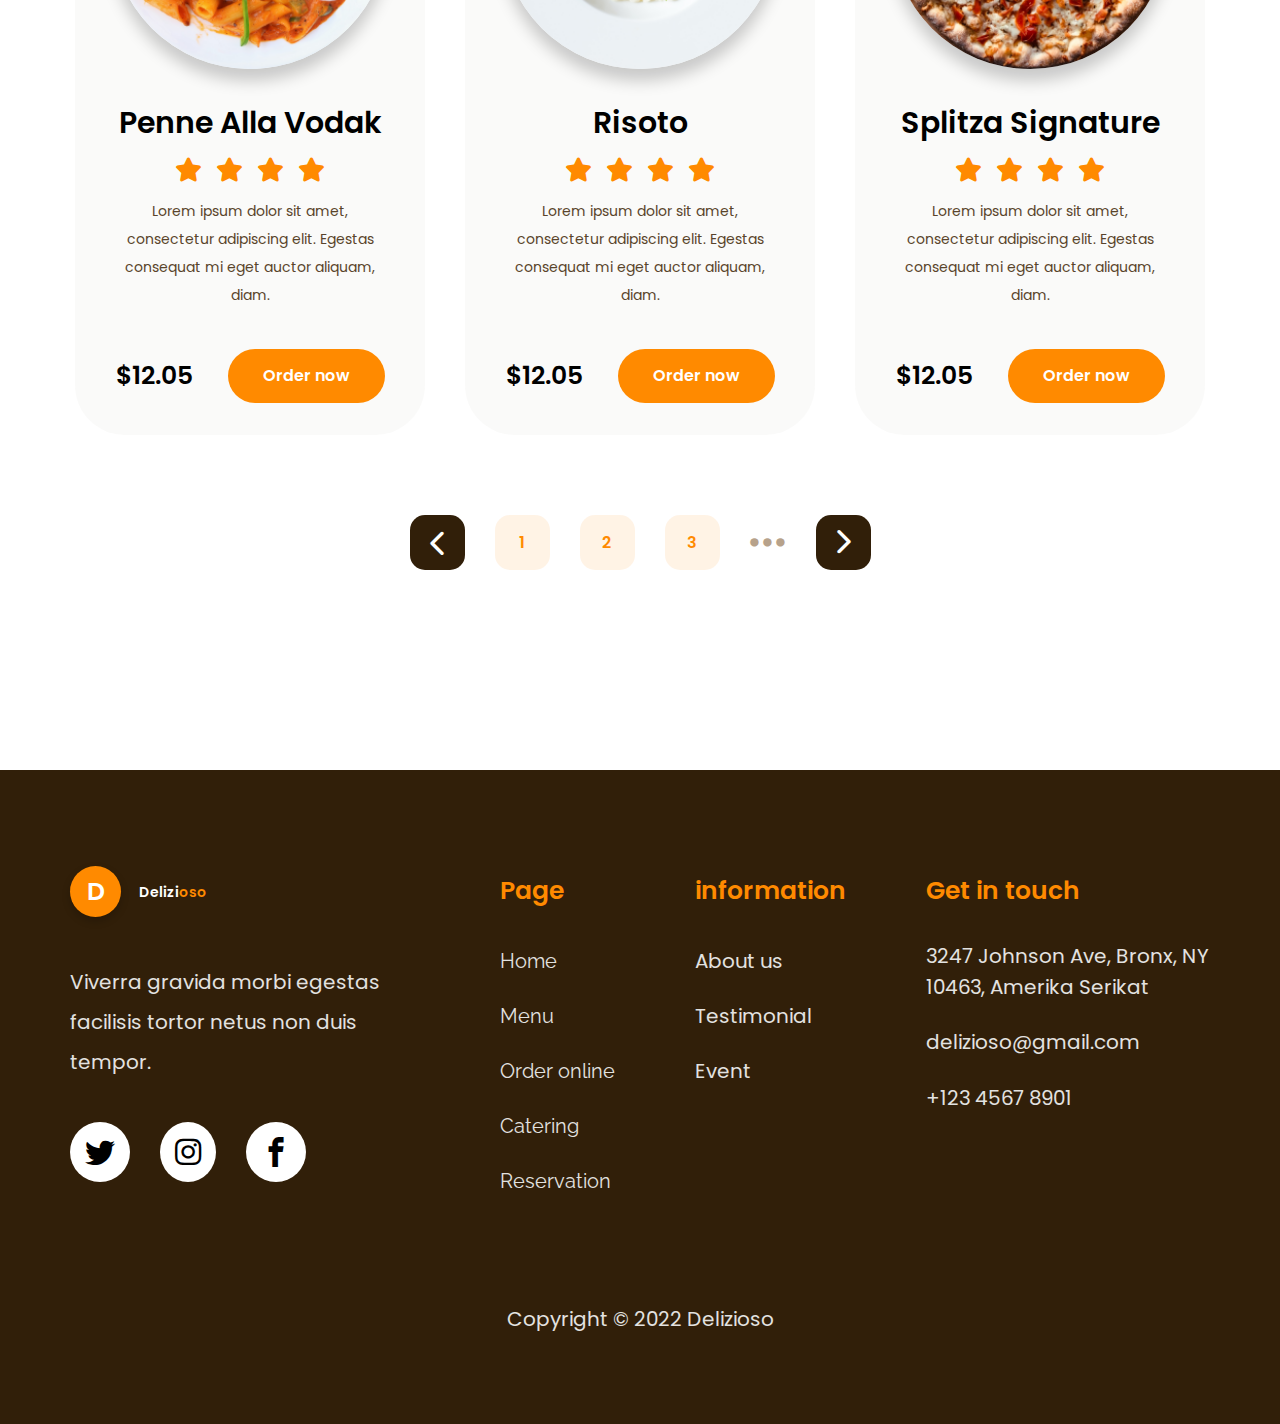
<file: menu.html>
<!DOCTYPE html>
<html lang="en">
  <head>
    <meta charset="UTF-8" />
    <meta charset="UTF-8" />
    <meta name="description" content="Italian-Restaurant" />
    <meta name="keywords" content="Italian Cusine" />
    <meta name="author" content="Oleg Troian" />
    <meta name="viewport" content="width=device-width, initial-scale=1.0" />
    <title>Order Menu</title>
    <link rel="stylesheet" href="./css/menu.css" />
    <link rel="stylesheet" href="./css/style.css" />
    <link rel="stylesheet" href="./css/icons.css" />
  </head>
  <body>
    <header class="header">
      <div class="header-container container">
        <nav class="header-navigation">
          <div class="logo">
            <span class="logo-circle">D</span>
            <a href="#" class="logo-link"
              >Delizi<span class="logo-span">oso</span></a
            >
          </div>

          <ul class="nav-list">
            <li class="nav-item">
              <a href="./index.html" class="nav-link">Home</a>
            </li>
            <li class="nav-item">
              <a href="#" class="nav-link"> Menu </a>
            </li>
            <li class="nav-item">
              <a href="./about-us.html" class="nav-link" target="_blank"
                >About us</a
              >
            </li>
            <li class="nav-item">
              <a href="#" class="nav-link">Order online</a>
            </li>
            <li class="nav-item">
              <a href="#" class="nav-link">Reservation</a>
            </li>
            <li class="nav-item">
              <a href="./contact-us.html" class="nav-link">Contact us</a>
            </li>
          </ul>

          <div class="log-in">
            <a href="#" class="icon-card">
              <i class="icon-shopping-cart"></i>
            </a>
            <button type="button" class="nav-btn">Log in</button>
          </div>
        </nav>
      </div>
    </header>

    <main>
      
      <!-- MENU-SECTION -->
      <section class="menu-section" id="top-menu">
        <div class="menu-container container">

          <div class="menu">
            <h2 class="menu-title">Menu</h2>

            <ul class="menu-list">
              <li class="menu-items">
                <a href="#" class="menu-link">All catagory</a>
              </li>
              <li class="menu-items">
                <a href="#" class="menu-link">Dinner</a>
              </li>
              <li class="menu-items">
                <a href="#" class="menu-link">Lunch</a>
              </li>
              <li class="menu-items">
                <a href="#" class="menu-link">Dessert</a>
              </li>
              <li class="menu-items">
                <a href="#" class="menu-link">Drink</a>
              </li>
            </ul>
          </div>

          <div class="menu-gallery">
            <div class="menu-box">
              <img
                src="./img/img-menu/spaghetti-bolognese.png"
                alt="spaghetti-bolognese"
                class="menu-img"
              />
              <div class="menu-item">
                <h3 class="gall-title">Spaghetti</h3>
                <div class="rating-box">
                  <i class="icon-star-solid"></i>
                  <i class="icon-star-solid"></i>
                  <i class="icon-star-solid"></i>
                  <i class="icon-star-solid"></i>
                </div>
                <p class="gall-text">
                  Lorem ipsum dolor sit amet, consectetur adipiscing elit.
                  Egestas consequat mi eget auctor aliquam, diam.
                </p>
                <div class="price-order">
                  <span class="price"> $12.05 </span>
                  <button type="button" class="menu-btn">Order now</button>
                </div>
              </div>
            </div>

            <div class="menu-box">
              <img
                src="./img/img-menu/Gnocchi.png"
                alt="Gnocchi"
                class="menu-img"
              />
              <div class="menu-item">
                <h3 class="gall-title">Gnocchi</h3>
                <div class="rating-box">
                  <i class="icon-star-solid"></i>
                  <i class="icon-star-solid"></i>
                  <i class="icon-star-solid"></i>
                  <i class="icon-star-solid"></i>
                </div>
                <p class="gall-text">
                  Lorem ipsum dolor sit amet, consectetur adipiscing elit.
                  Egestas consequat mi eget auctor aliquam, diam.
                </p>
                <div class="price-order">
                  <span class="price"> $12.05 </span>
                  <button type="button" class="menu-btn">Order now</button>
                </div>
              </div>
            </div>

            <div class="menu-box">
              <img
                src="./img/img-menu/Rovioli.png"
                alt="Rovioli"
                class="menu-img"
              />
              <div class="menu-item">
                <h3 class="gall-title">Rovioli</h3>
                <div class="rating-box">
                  <i class="icon-star-solid"></i>
                  <i class="icon-star-solid"></i>
                  <i class="icon-star-solid"></i>
                  <i class="icon-star-solid"></i>
                </div>
                <p class="gall-text">
                  Lorem ipsum dolor sit amet, consectetur adipiscing elit.
                  Egestas consequat mi eget auctor aliquam, diam.
                </p>
                <div class="price-order">
                  <span class="price"> $12.05 </span>
                  <button type="button" class="menu-btn">Order now</button>
                </div>
              </div>
            </div>

            <div class="menu-box">
              <img
                src="./img/img-menu/Penne-Alla-Vodak.png"
                alt="Penne-Alla-Vodak"
                class="menu-img"
              />
              <div class="menu-item">
                <h3 class="gall-title">Penne Alla Vodak</h3>
                <div class="rating-box">
                  <i class="icon-star-solid"></i>
                  <i class="icon-star-solid"></i>
                  <i class="icon-star-solid"></i>
                  <i class="icon-star-solid"></i>
                </div>
                <p class="gall-text">
                  Lorem ipsum dolor sit amet, consectetur adipiscing elit.
                  Egestas consequat mi eget auctor aliquam, diam.
                </p>
                <div class="price-order">
                  <span class="price"> $12.05 </span>
                  <button type="button" class="menu-btn">Order now</button>
                </div>
              </div>
            </div>

            <div class="menu-box">
              <img
                src="./img/img-menu/Risoto.png"
                alt="Risoto"
                class="menu-img"
              />
              <div class="menu-item">
                <h3 class="gall-title">Risoto</h3>
                <div class="rating-box">
                  <i class="icon-star-solid"></i>
                  <i class="icon-star-solid"></i>
                  <i class="icon-star-solid"></i>
                  <i class="icon-star-solid"></i>
                </div>
                <p class="gall-text">
                  Lorem ipsum dolor sit amet, consectetur adipiscing elit.
                  Egestas consequat mi eget auctor aliquam, diam.
                </p>
                <div class="price-order">
                  <span class="price"> $12.05 </span>
                  <button type="button" class="menu-btn">Order now</button>
                </div>
              </div>
            </div>

            <div class="menu-box">
              <img
                src="./img/img-menu/Splitza-Signature.png"
                alt="Splitza-Signature"
                class="menu-img"
              />
              <div class="menu-item">
                <h3 class="gall-title">Splitza Signature</h3>
                <div class="rating-box">
                  <i class="icon-star-solid"></i>
                  <i class="icon-star-solid"></i>
                  <i class="icon-star-solid"></i>
                  <i class="icon-star-solid"></i>
                </div>
                <p class="gall-text">
                  Lorem ipsum dolor sit amet, consectetur adipiscing elit.
                  Egestas consequat mi eget auctor aliquam, diam.
                </p>
                <div class="price-order">
                  <span class="price"> $12.05 </span>
                  <button type="button" class="menu-btn">Order now</button>
                </div>
              </div>
            </div>
          </div>
          <div class="pagination">
            <button type="button" class="btn">
              <i class="icon-chevron-left"></i>
            </button>
            <a href="#" class="page-link">1</a>
            <a href="#" class="page-link">2</a>
            <a href="#" class="page-link">3</a>
            <span class="dots">
              <i class="icon-Ellipse-15"></i>
              <i class="icon-Ellipse-15"></i>
              <i class="icon-Ellipse-15"></i>
            </span>
            <button type="button" class="btn butt-right">
              <i class="icon-chevron-left"></i>
            </button>
          </div>
        </div>
      </section>
    </main>
    
   <!-- FOOTER -->
    <footer class="footer">
      <div class="footer-container container">
        <div class="footer-info">
          <div class="footer-logo-box">
            <span class="logo-circle">D</span>
            <a href="#" class="footer-logo"
              >Delizi<span class="footer-span">oso</span></a
            >
          </div>
          <p class="footer-text">
            Viverra gravida morbi egestas facilisis tortor netus non duis
            tempor.
          </p>
          <ul class="footer-icon">
            <li class="footer-item">
              <a href="#" class="footer-social">
                <i class="icon-twitter"></i>
              </a>
            </li>
            <li class="footer-item">
              <a href="#" class="footer-social">
                <i class="icon-instagram-brands-solid"></i>
              </a>
            </li>
            <li class="footer-item">
              <a href="#" class="footer-social">
                <i class="icon-facebook"></i>
              </a>
            </li>
          </ul>
        </div>
        <div class="page-box">
          <p class="title-page">Page</p>
          <ul class="footer-menu">
            <li class="footer-items">
              <a href="#home" class="footer-link">
                Home
              </a>
            </li>
            <li class="footer-items">
              <a href="#top-menu" class="footer-link">
                Menu
              </a>
            </li>
            <li class="footer-items">
              <a href="./pasta-menu.html" class="footer-link" target="_blank">
                Order online
              </a>
            </li>
            <li class="footer-items">
              <a href="#" class="footer-link">Catering</a>
            </li>
            <li class="footer-items">
              <a href="./reservation.html" class="footer-link" target="_blank">
                Reservation
              </a>
            </li>
          </ul>
        </div>
        <div class="information-box">
          <p class="info-title">information</p>
          <ul class="info-list">
            <li class="info-item">
              <a href="./about-us.html" class="footer-link" target="_blank">
                About us
              </a>
            </li>
            <li class="info-item">
              <a href="#" class="footer-link">
                Testimonial
              </a>
            </li>
            <li class="info-item">
              <a href="#" class="footer-link">
                Event
              </a>
            </li>
          </ul>
        </div>
        <div class="address-box">
          <p class="address-title">Get in touch</p>
          <a href="#" class="address">
            3247 Johnson Ave, Bronx, NY 
            </br> 10463, Amerika Serikat
          </a>
          <a href="mailto:delizioso@gmail.com" class="address"
            >delizioso@gmail.com</a
          >
          <a href="tel:+123 4567 8901 "class="address">+123 4567 8901</a>
        </div>
      </div>
      <p class="cop-text">
        Copyright<span class="cop-span">&#169;</span>2022 Delizioso
      </p>
    </footer>

  </body>
</html>
</file>
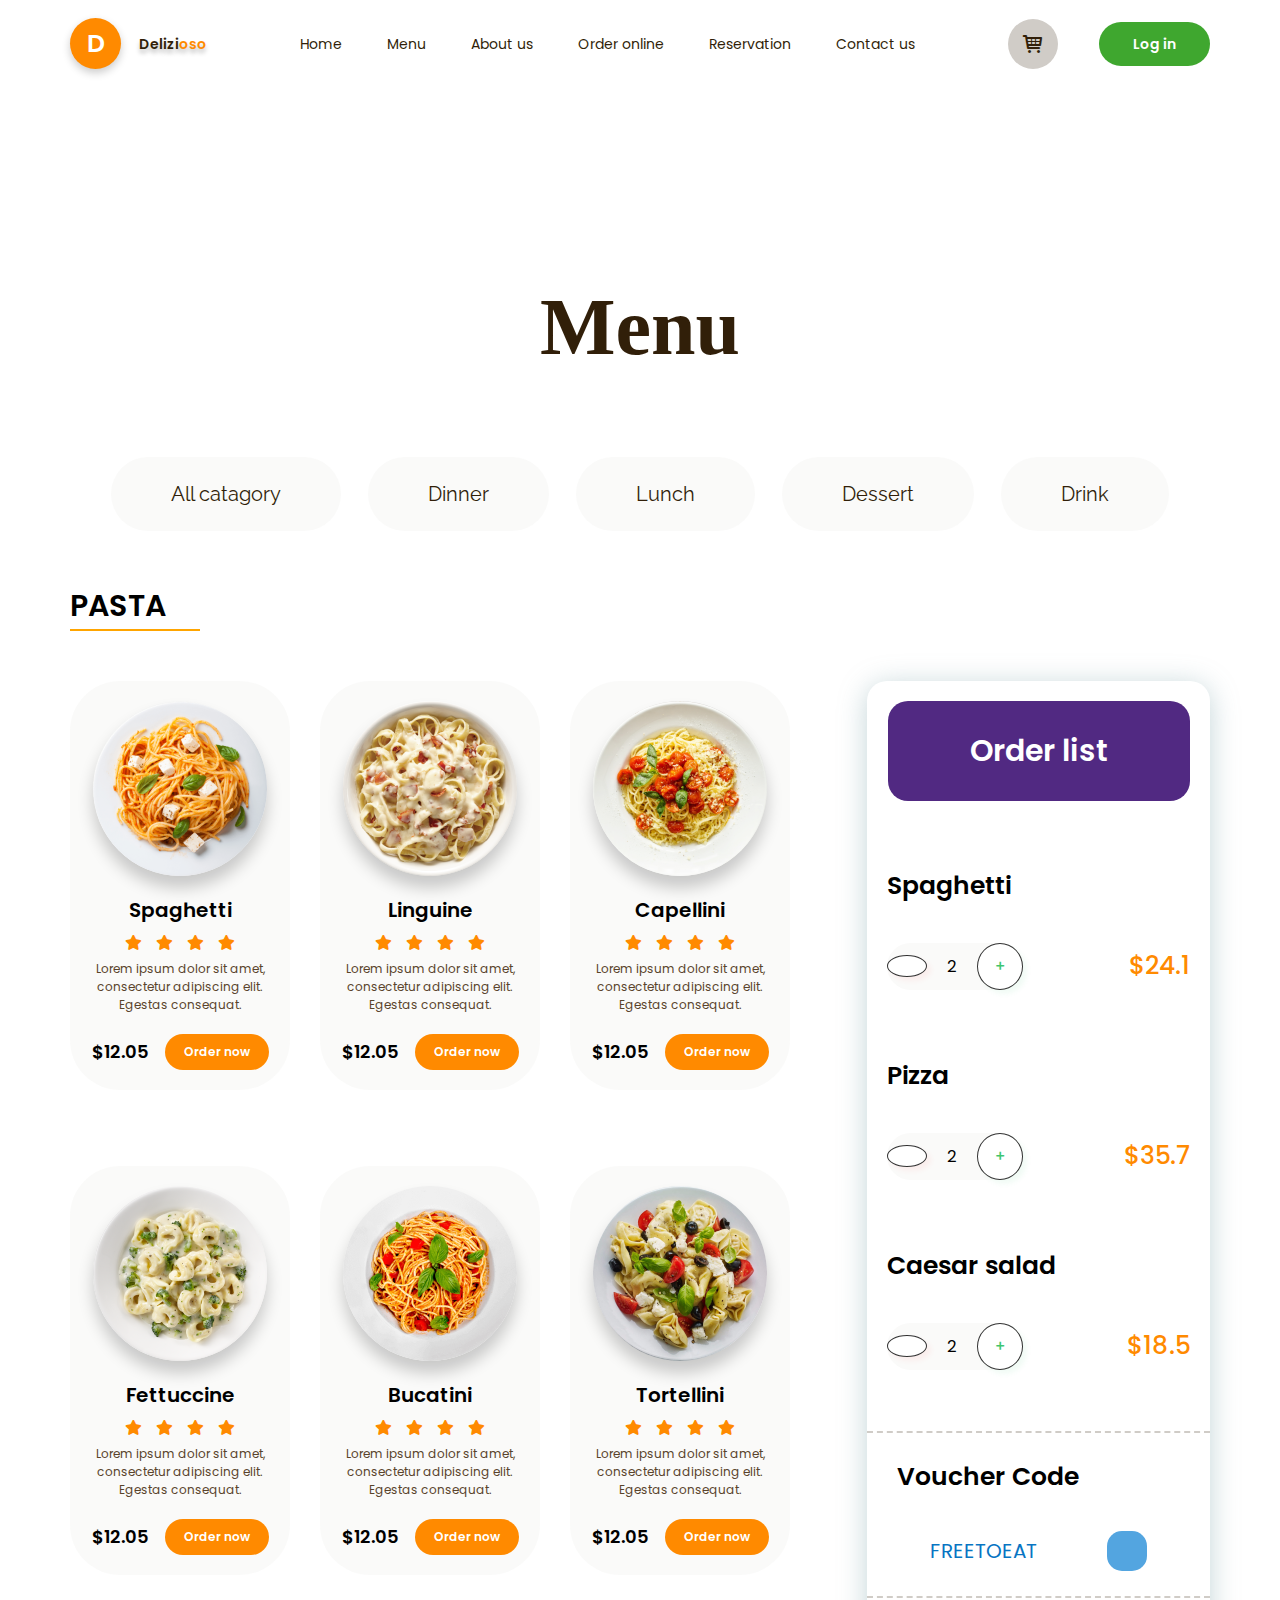
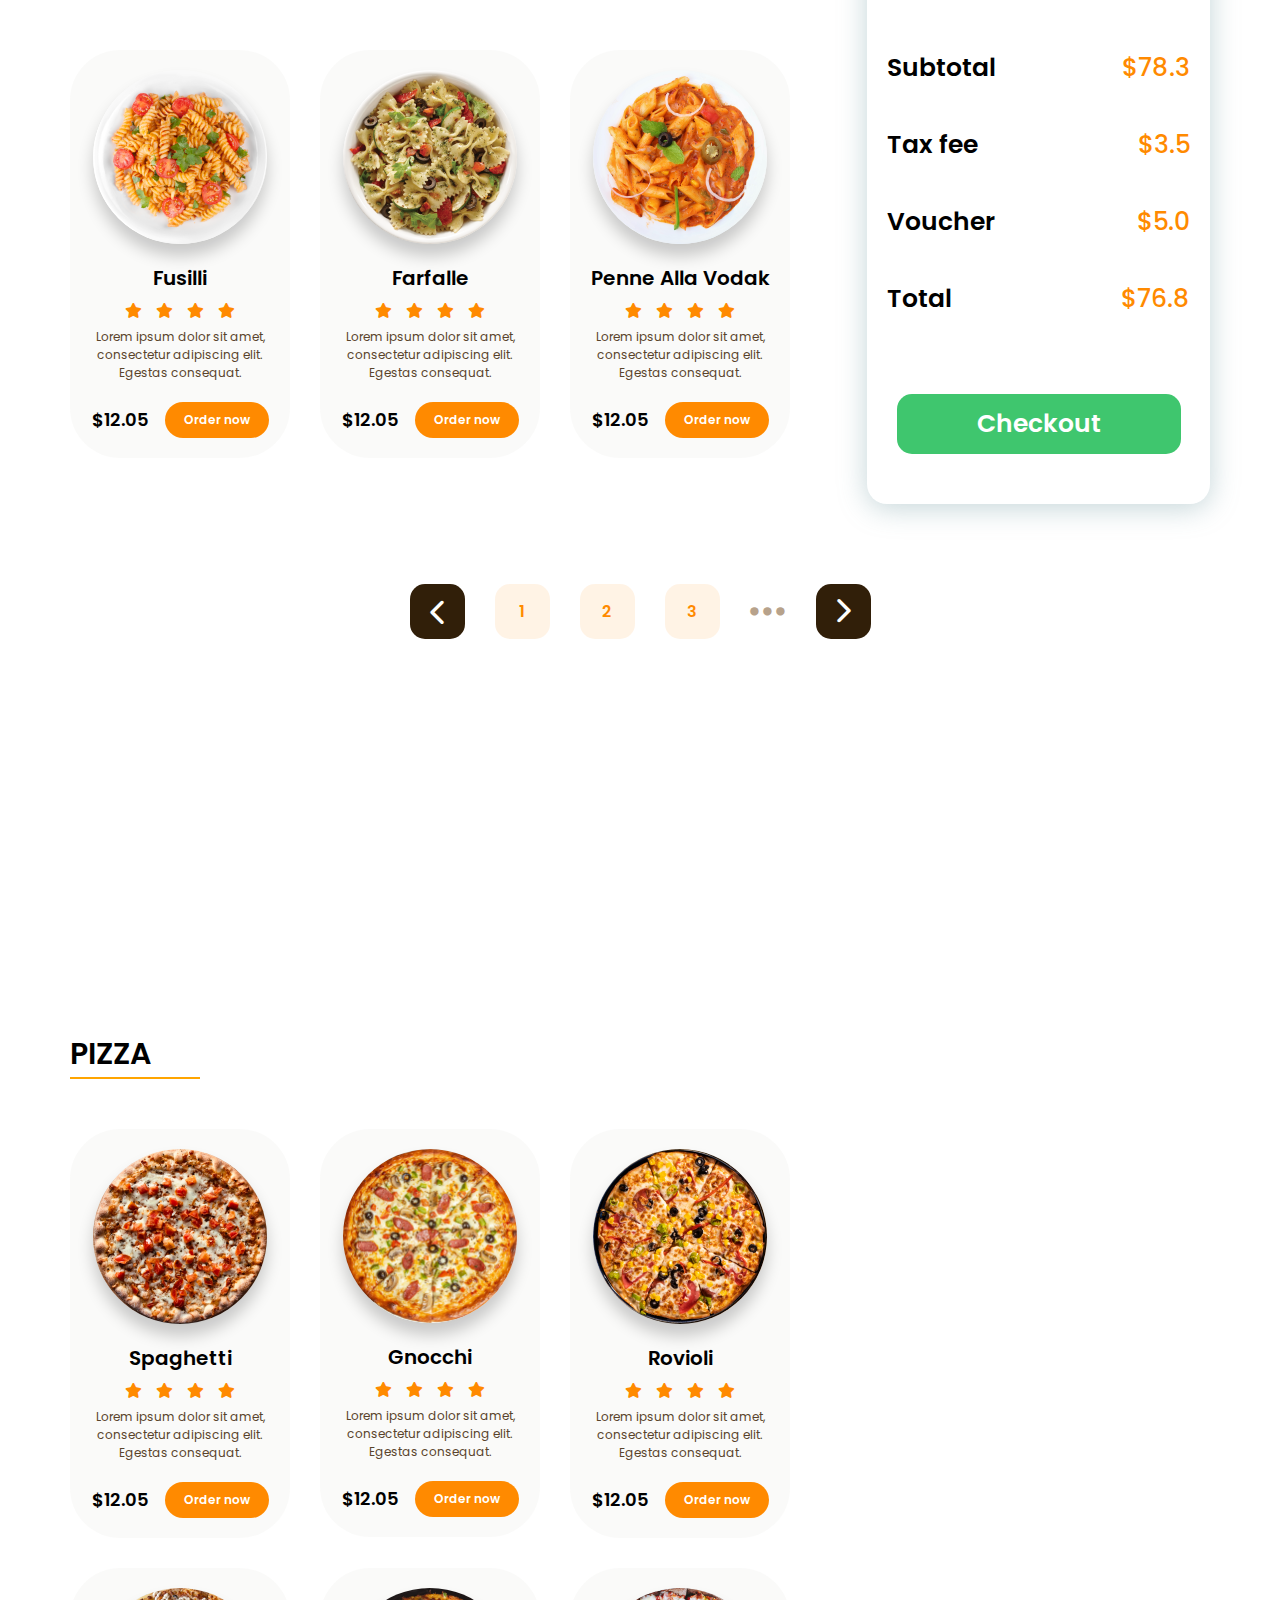
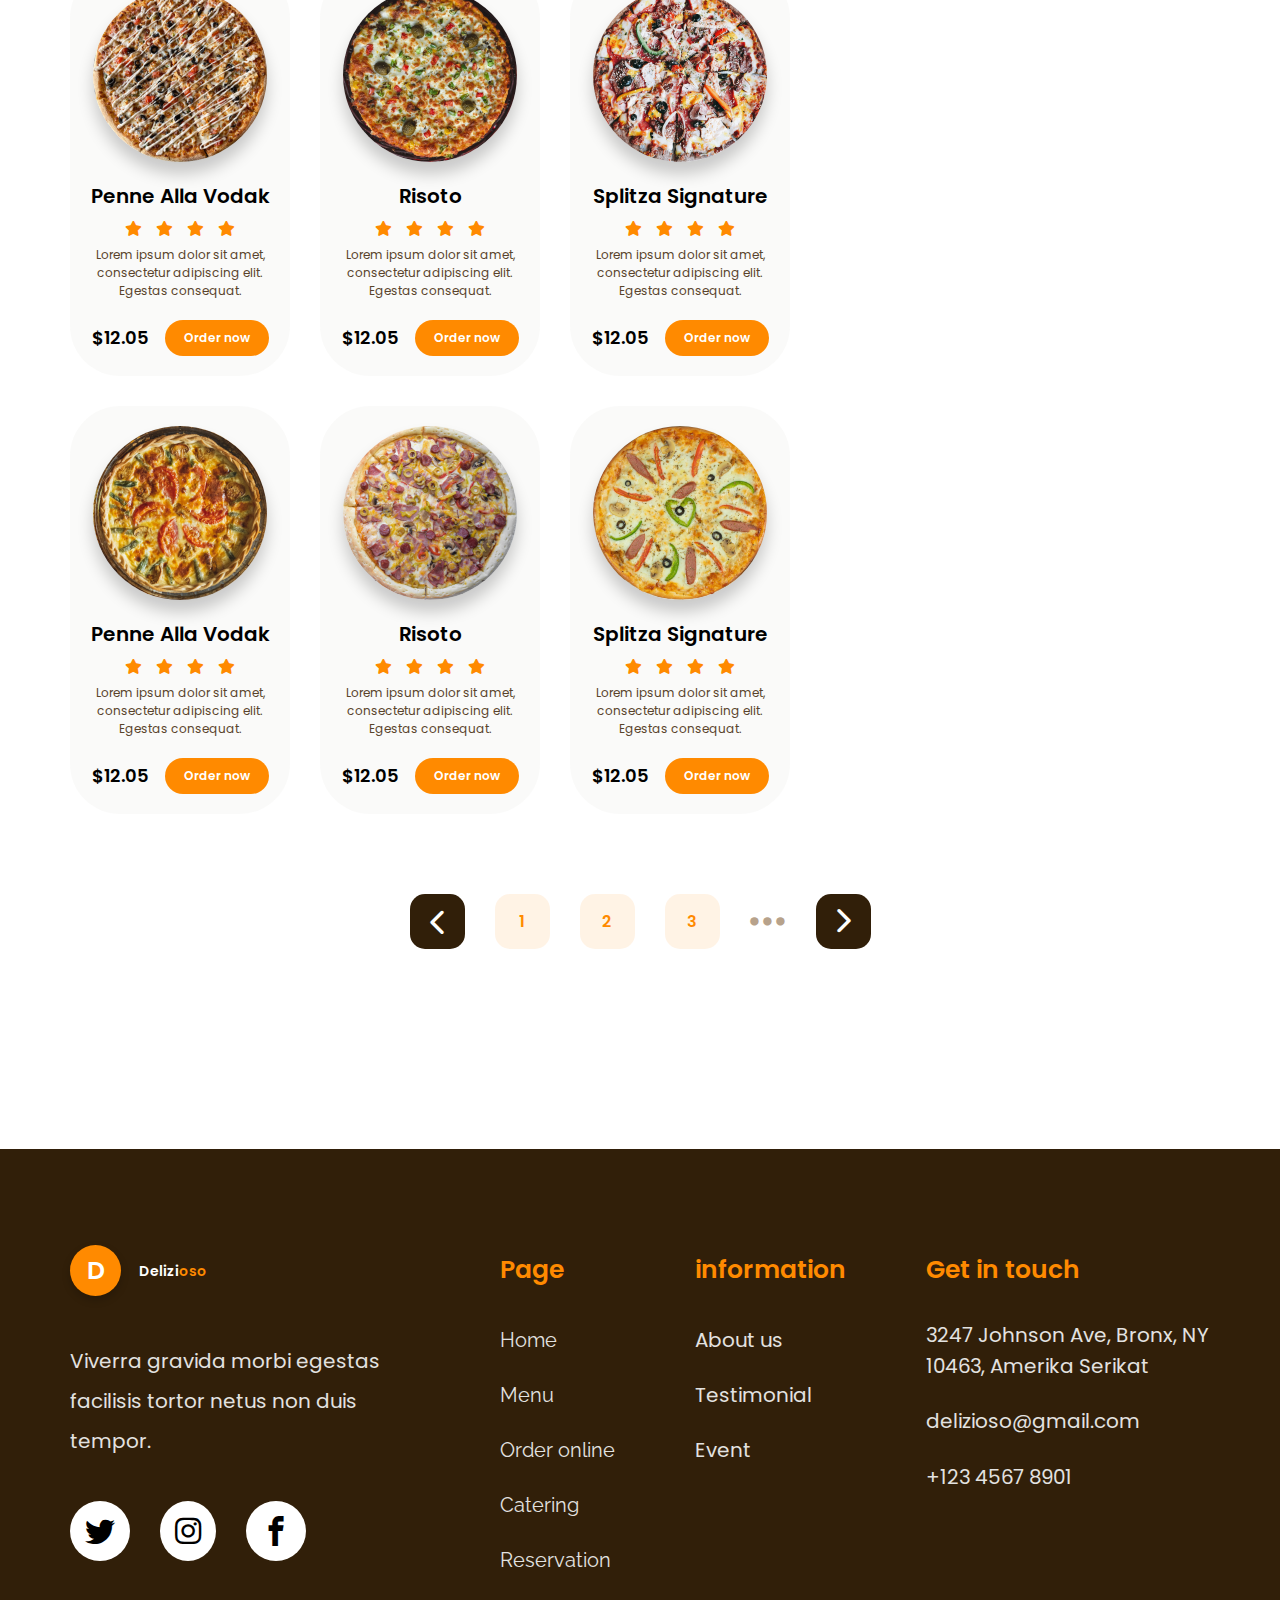
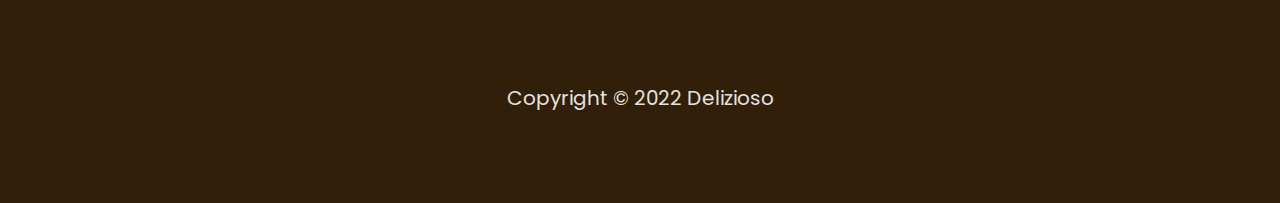
<file: pasta-menu.html>
<!DOCTYPE html>
<html lang="en">
  <head>
    <meta charset="UTF-8" />
    <meta name="description" content="Italian-Restaurant" />
    <meta name="keywords" content="Italian Cusine" />
    <meta name="author" content="Oleg Troian" />
    <meta name="viewport" content="width=device-width, initial-scale=1.0" />
    <title>Order online</title>
    <link rel="stylesheet" href="./css/style.css" />
    <link rel="stylesheet" href="./css/pasta-menu.css" />
    <link rel="stylesheet" href="./css/icons.css" />
    <!-- FONT-AWESOME -->
    <link
      rel="stylesheet"
      href="https://cdnjs.cloudflare.com/ajax/libs/font-awesome/6.6.0/css/all.min.css"
      integrity="sha512-Kc323vGBEqzTmouAECnVceyQqyqdsSiqLQISBL29aUW4U/M7pSPA/gEUZQqv1cwx4OnYxTxve5UMg5GT6L4JJg=="
      crossorigin="anonymous"
      referrerpolicy="no-referrer"
    />
  </head>
  <body>
    <header class="header">
      <div class="header-container container">
        <nav class="header-navigation">
          <div class="logo">
            <span class="logo-circle">D</span>
            <a href="#" class="logo-link"
              >Delizi<span class="logo-span">oso</span></a
            >
          </div>

          <ul class="nav-list">
            <li class="nav-item"><a href="./index.html" class="nav-link">Home</a></li>
            <li class="nav-item">
              <a href="#" 
                class="nav-link">
                Menu
              </a>
            </li>
            <li class="nav-item">
              <a 
                href="./about-us.html" 
                class="nav-link" 
                target="_blank">
                About us
              </a>
            </li>
            <li class="nav-item">
              <a href="./pasta-menu.html" class="nav-link" target="_blank">Order online</a>
            </li>
            <li class="nav-item">
              <a href="./reservation.html"  class="nav-link" target="_blank">Reservation</a>
            </li>
            <li class="nav-item">
              <a href="./contact-us.html" class="nav-link" target="_blank">Contact us</a>
            </li>
          </ul>

          <div class="log-in">
            <a href="#" class="icon-card">
              <i class="icon-shopping-cart"></i>
            </a>
            <a href="./login.html" class="nav-btn">Log in</a>
          </div>
        </nav>
      </div>
    </header>

    <!-- MENU -->
    <main>
      <section class="menu-section" id="menu">
        <div class="menu-container container">
          <div class="order-menu">

            <h2 class="order-title">Menu</h2>

            <ul class="order-list">
              <li class="order-items">
                <a href="#" class="order-link">All catagory</a>
              </li>
              <li class="order-items">
                <a href="#" class="order-link">Dinner</a>
              </li>
              <li class="order-items">
                <a href="#" class="order-link">Lunch</a>
              </li>
              <li class="order-items">
                <a href="#" class="order-link">Dessert</a>
              </li>
              <li class="order-items">
                <a href="#" class="order-link">Drink</a>
              </li>
            </ul>
          </div>
          
          <div class="gall-title-box">
            <h4 class="gallery-element">pasta</h4>
          </div>

          <div class="order-section">

            <div class="menu-gallery">
  
              <div class="menu-cart">
                <img
                  src="./img/pasta-menu/kisspng-italian-1.png"
                  alt="spaghetti-bolognese"
                  class="order-img"
                />
                <div class="menu-item">
                  <h3 class="gall-title">Spaghetti</h3>
                  <div class="order-icon">
                    <i class="icon-star-solid"></i>
                    <i class="icon-star-solid"></i>
                    <i class="icon-star-solid"></i>
                    <i class="icon-star-solid"></i>
                  </div>
                  <p class="gall-text">
                    Lorem ipsum dolor sit amet, consectetur adipiscing elit. Egestas
                    consequat.
                  </p>
                  <div class="price-order">
                    <span class="price-gallery"> $12.05 </span>
                    <button type="button" class="gallery-btn">Order now</button>
                  </div>
                </div>
              </div>
    
              <div class="menu-cart">
                <img
                  src="./img/pasta-menu/kisspng-tagliatelle-fettuccine-2.png"
                  alt="Gnocchi"
                  class="order-img"
                />
                <div class="menu-item">
                  <h3 class="gall-title">Linguine</h3>
                  <div class="order-icon">
                    <i class="icon-star-solid"></i>
                    <i class="icon-star-solid"></i>
                    <i class="icon-star-solid"></i>
                    <i class="icon-star-solid"></i>
                  </div>
                  <p class="gall-text">
                    Lorem ipsum dolor sit amet, consectetur adipiscing elit. Egestas
                    consequat.
                  </p>
                  <div class="price-order">
                    <span class="price-gallery"> $12.05 </span>
                    <button type="button" class="gallery-btn">Order now</button>
                  </div>
                </div>
              </div>
    
              <div class="menu-cart">
                <img
                  src="./img/pasta-menu/kisspng-pasta-italian-3.png"
                  alt="Rovioli"
                  class="order-img"
                />
                <div class="menu-item">
                  <h3 class="gall-title">Capellini</h3>
                  <div class="order-icon">
                    <i class="icon-star-solid"></i>
                    <i class="icon-star-solid"></i>
                    <i class="icon-star-solid"></i>
                    <i class="icon-star-solid"></i>
                  </div>
                  <p class="gall-text">
                    Lorem ipsum dolor sit amet, consectetur adipiscing elit. Egestas
                    consequat.
                  </p>
                  <div class="price-order">
                    <span class="price-gallery"> $12.05 </span>
                    <button type="button" class="gallery-btn">Order now</button>
                  </div>
                </div>
              </div>
    
              <div class="menu-cart">
                <img
                  src="./img/pasta-menu/pngwing-4.png"
                  alt="Penne-Alla-Vodak"
                  class="order-img"
                />
                <div class="menu-item">
                  <h3 class="gall-title">Fettuccine</h3>
                  <div class="order-icon">
                    <i class="icon-star-solid"></i>
                    <i class="icon-star-solid"></i>
                    <i class="icon-star-solid"></i>
                    <i class="icon-star-solid"></i>
                  </div>
                  <p class="gall-text">
                    Lorem ipsum dolor sit amet, consectetur adipiscing elit. Egestas
                    consequat.
                  </p>
                  <div class="price-order">
                    <span class="price-gallery"> $12.05 </span>
                    <button type="button" class="gallery-btn">Order now</button>
                  </div>
                </div>
              </div>
    
              <div class="menu-cart">
                <img
                  src="./img/pasta-menu/Bucatini-5.png"
                  alt="Risoto"
                  class="order-img"
                />
                <div class="menu-item">
                  <h3 class="gall-title">Bucatini</h3>
                  <div class="order-icon">
                    <i class="icon-star-solid"></i>
                    <i class="icon-star-solid"></i>
                    <i class="icon-star-solid"></i>
                    <i class="icon-star-solid"></i>
                  </div>
                  <p class="gall-text">
                    Lorem ipsum dolor sit amet, consectetur adipiscing elit. Egestas
                    consequat.
                  </p>
                  <div class="price-order">
                    <span class="price-gallery"> $12.05 </span>
                    <button type="button" class="gallery-btn">Order now</button>
                  </div>
                </div>
              </div>
    
              <div class="menu-cart">
                <img
                  src="./img/pasta-menu/tortellini-6.png"
                  alt="Splitza-Signature"
                  class="order-img"
                />
                <div class="menu-item">
                  <h3 class="gall-title">Tortellini</h3>
                  <div class="order-icon">
                    <i class="icon-star-solid"></i>
                    <i class="icon-star-solid"></i>
                    <i class="icon-star-solid"></i>
                    <i class="icon-star-solid"></i>
                  </div>
                  <p class="gall-text">
                    Lorem ipsum dolor sit amet, consectetur adipiscing elit. Egestas
                    consequat.
                  </p>
                  <div class="price-order">
                    <span class="price-gallery"> $12.05 </span>
                    <button type="button" class="gallery-btn">Order now</button>
                  </div>
                </div>
              </div>
              <div class="menu-cart">
                <img
                  src="./img/pasta-menu/Fusillini-7.png"
                  alt="Penne-Alla-Vodak"
                  class="order-img"
                />
                <div class="menu-item">
                  <h3 class="gall-title">Fusilli</h3>
                  <div class="order-icon">
                    <i class="icon-star-solid"></i>
                    <i class="icon-star-solid"></i>
                    <i class="icon-star-solid"></i>
                    <i class="icon-star-solid"></i>
                  </div>
                  <p class="gall-text">
                    Lorem ipsum dolor sit amet, consectetur adipiscing elit. Egestas
                    consequat.
                  </p>
                  <div class="price-order">
                    <span class="price-gallery"> $12.05 </span>
                    <button type="button" class="gallery-btn">Order now</button>
                  </div>
                </div>
              </div>
    
              <div class="menu-cart">
                <img
                  src="./img/pasta-menu/Farfalle-8.png"
                  alt="Risoto"
                  class="order-img"
                />
                <div class="menu-item">
                  <h3 class="gall-title">Farfalle</h3>
                  <div class="order-icon">
                    <i class="icon-star-solid"></i>
                    <i class="icon-star-solid"></i>
                    <i class="icon-star-solid"></i>
                    <i class="icon-star-solid"></i>
                  </div>
                  <p class="gall-text">
                    Lorem ipsum dolor sit amet, consectetur adipiscing elit. Egestas
                    consequat.
                  </p>
                  <div class="price-order">
                    <span class="price-gallery"> $12.05 </span>
                    <button type="button" class="gallery-btn">Order now</button>
                  </div>
                </div>
              </div>
    
              <div class="menu-cart">
                <img
                  src="./img/pasta-menu/Penne-Alla-Vodak-9.png"
                  alt="Splitza-Signature"
                  class="order-img"
                />
                <div class="menu-item">
                  <h3 class="gall-title">Penne Alla Vodak</h3>
                  <div class="order-icon">
                    <i class="icon-star-solid"></i>
                    <i class="icon-star-solid"></i>
                    <i class="icon-star-solid"></i>
                    <i class="icon-star-solid"></i>
                  </div>
                  <p class="gall-text">
                    Lorem ipsum dolor sit amet, consectetur adipiscing elit. Egestas
                    consequat.
                  </p>
                  <div class="price-order">
                    <span class="price-gallery"> $12.05 </span>
                    <button type="button" class="gallery-btn">Order now</button>
                  </div>
                </div>
              </div>
            </div>
            
            <!-- CHECK-BAR -->
            <div class="aside-check-bar"><!-- aside-bar ? -->
              <div class="check-bar">
                <button type="button" class="btn-list">
                  Order list
                </button>

                <div class="check-list">

                  <div class="name-goods">
                    <p class="check-title">Spaghetti</p>
                    <i class="fa-regular fa-trash-can"></i>
                  </div>

                  <div class="price-goods">

                    <div class="quantity-box">
                      <div class="minus">
                        <i class="fa-solid fa-minus"></i>
                      </div>
                      <div class="number-quantity">
                        <span class="counter" tabindex="0">2</span>
                      </div>
                      <span class="plus" tabindex="0">+</span>
                    </div>

                    <div class="price-box">
                      <p class="price-quantity">$24.1</p>
                    </div>

                  </div>


                </div>
                <div class="check-list">

                  <div class="name-goods">
                    <p class="check-title">Pizza</p>
                    <i class="fa-regular fa-trash-can"></i>
                  </div>

                  <div class="price-goods">

                    <div class="quantity-box">
                      <div class="minus">
                        <i class="fa-solid fa-minus"></i>
                      </div>
                      <div class="number-quantity">
                        <span class="counter" tabindex="0">2</span>
                      </div>
                      <span class="plus" tabindex="0">+</span>
                    </div>

                    <div class="price-box">
                      <p class="price-quantity">$35.7</p>
                    </div>

                  </div>


                </div>
                <div class="check-list">

                  <div class="name-goods">
                    <p class="check-title">Caesar salad</p>
                    <i class="fa-regular fa-trash-can"></i>
                  </div>

                  <div class="price-goods">

                    <div class="quantity-box">
                      <div class="minus">
                        <i class="fa-solid fa-minus"></i>
                      </div>
                      <div class="number-quantity">
                        <span class="counter" tabindex="0">2</span>
                      </div>
                      <span class="plus" tabindex="0">+</span>
                    </div>

                    <div class="price-box">
                      <p class="price-quantity">$18.5</p>
                    </div>

                  </div>
                </div>

                <!-- VOUCHER-SECTION -->
                <div class="voucher-section">
                  <h4 class="voucher-title">Voucher Code</h4>

                  <div class="icon-voucher">
                    <p class="voucher-subtitle">FREETOEAT</p>
                    <i class="fa-solid fa-plus voucher-plus"></i>
                  </div>
                </div>
                
                <!-- checkout-section -->
                <div class="checkout-section">
                  <div class="total-item">
                    <p class="total-title">Subtotal</p>
                    <p class="checkout-price">$78.3</p>
                  </div>
                  <div class="total-item">
                    <p class="total-title">Tax fee</p>
                    <p class="checkout-price"p>$3.5</p>
                  </div>
                  <div class="total-item">
                    <p class="total-title">Voucher</p>
                    <p class="checkout-price"p>$5.0</p>
                  </div>
                  <div class="total-item">
                    <p class="total-title">Total</p>
                    <p class="checkout-price">$76.8</p>
                  </div>
                </div>
                <a href="./checkout.html" class="btn-checkout">
                  Checkout
                </a>
              </div>

            </div>
            
            
          </div>
          
          <div class="pagination">
            <button type="button" class="btn">
              <i class="icon-chevron-left"></i>
            </button>
            <a href="#" class="page-link">1</a>
            <a href="#" class="page-link">2</a>
            <a href="#" class="page-link">3</a>
            <span class="dots">
              <i class="icon-Ellipse-15"></i>
              <i class="icon-Ellipse-15"></i>
              <i class="icon-Ellipse-15"></i>
            </span>
            <button type="button" class="btn butt-right">
              <i class="icon-chevron-left"></i>
            </button>
          </div>
          

        </div>

      </section>

      <!-- SECTION-PIZZA -->
      <section class="pizza-section">
        <div class="pizza-container container">

          <div class="gall-title-box">
            <h4 class="gallery-title">pizza</h4>
          </div>
          <div class="order-section">
            <div class="menu-gallery">
              <div class="menu-cart">
                <img
                  src="./img/pizza-menu/Splitza-Signature-1.png"
                  alt="spaghetti-bolognese"
                  class="order-img"
                />
                <div class="menu-item">
                  <h3 class="gall-title">Spaghetti</h3>
                  <div class="order-icon">
                    <i class="icon-star-solid"></i>
                    <i class="icon-star-solid"></i>
                    <i class="icon-star-solid"></i>
                    <i class="icon-star-solid"></i>
                  </div>
                  <p class="gall-text">
                    Lorem ipsum dolor sit amet, consectetur adipiscing elit. Egestas
                    consequat.
                  </p>
                  <div class="price-order">
                    <span class="price-gallery"> $12.05 </span>
                    <button type="button" class="gallery-btn">Order now</button>
                  </div>
                </div>
              </div>
    
              <div class="menu-cart">
                <img
                  src="./img/pizza-menu/Super-Supreme-2.png"
                  alt="Splitza"
                  class="order-img"
                />
                <div class="menu-item">
                  <h3 class="gall-title">Gnocchi</h3>
                  <div class="order-icon">
                    <i class="icon-star-solid"></i>
                    <i class="icon-star-solid"></i>
                    <i class="icon-star-solid"></i>
                    <i class="icon-star-solid"></i>
                  </div>
                  <p class="gall-text">
                    Lorem ipsum dolor sit amet, consectetur adipiscing elit. Egestas
                    consequat.
                  </p>
                  <div class="price-order">
                    <span class="price-gallery"> $12.05 </span>
                    <button type="button" class="gallery-btn">Order now</button>
                  </div>
                </div>
              </div>
    
              <div class="menu-cart">
                <img
                  src="./img/pizza-menu/Veggie-Garden-3.png"
                  alt="Supreme"
                  class="order-img"
                />
                <div class="menu-item">
                  <h3 class="gall-title">Rovioli</h3>
                  <div class="order-icon">
                    <i class="icon-star-solid"></i>
                    <i class="icon-star-solid"></i>
                    <i class="icon-star-solid"></i>
                    <i class="icon-star-solid"></i>
                  </div>
                  <p class="gall-text">
                    Lorem ipsum dolor sit amet, consectetur adipiscing elit. Egestas
                    consequat.
                  </p>
                  <div class="price-order">
                    <span class="price-gallery"> $12.05 </span>
                    <button type="button" class="gallery-btn">Order now</button>
                  </div>
                </div>
              </div>
    
              <div class="menu-cart">
                <img
                  src="./img/pizza-menu/Double-Beef-Burger-4.png"
                  alt="Penne-Alla-Vodak"
                  class="order-img"
                />
                <div class="menu-item">
                  <h3 class="gall-title">Penne Alla Vodak</h3>
                  <div class="order-icon">
                    <i class="icon-star-solid"></i>
                    <i class="icon-star-solid"></i>
                    <i class="icon-star-solid"></i>
                    <i class="icon-star-solid"></i>
                  </div>
                  <p class="gall-text">
                    Lorem ipsum dolor sit amet, consectetur adipiscing elit. Egestas
                    consequat.
                  </p>
                  <div class="price-order">
                    <span class="price-gallery"> $12.05 </span>
                    <button type="button" class="gallery-btn">Order now</button>
                  </div>
                </div>
              </div>
    
              <div class="menu-cart">
                <img
                  src="./img/pizza-menu/Meat-Lovers-5.png"
                  alt="Risoto"
                  class="order-img"
                />
                <div class="menu-item">
                  <h3 class="gall-title">Risoto</h3>
                  <div class="order-icon">
                    <i class="icon-star-solid"></i>
                    <i class="icon-star-solid"></i>
                    <i class="icon-star-solid"></i>
                    <i class="icon-star-solid"></i>
                  </div>
                  <p class="gall-text">
                    Lorem ipsum dolor sit amet, consectetur adipiscing elit. Egestas
                    consequat.
                  </p>
                  <div class="price-order">
                    <span class="price-gallery"> $12.05 </span>
                    <button type="button" class="gallery-btn">Order now</button>
                  </div>
                </div>
              </div>
    
              <div class="menu-cart">
                <img
                  src="./img/pizza-menu/Extravaganzza-6.png"
                  alt="Splitza-Signature"
                  class="order-img"
                />
                <div class="menu-item">
                  <h3 class="gall-title">Splitza Signature</h3>
                  <div class="order-icon">
                    <i class="icon-star-solid"></i>
                    <i class="icon-star-solid"></i>
                    <i class="icon-star-solid"></i>
                    <i class="icon-star-solid"></i>
                  </div>
                  <p class="gall-text">
                    Lorem ipsum dolor sit amet, consectetur adipiscing elit. Egestas
                    consequat.
                  </p>
                  <div class="price-order">
                    <span class="price-gallery"> $12.05 </span>
                    <button type="button" class="gallery-btn">Order now</button>
                  </div>
                </div>
              </div>
              <div class="menu-cart">
                <img
                  src="./img/pizza-menu/Meat-&-Meat-7.png"
                  alt="Penne-Alla-Vodak"
                  class="order-img"
                />
                <div class="menu-item">
                  <h3 class="gall-title">Penne Alla Vodak</h3>
                  <div class="order-icon">
                    <i class="icon-star-solid"></i>
                    <i class="icon-star-solid"></i>
                    <i class="icon-star-solid"></i>
                    <i class="icon-star-solid"></i>
                  </div>
                  <p class="gall-text">
                    Lorem ipsum dolor sit amet, consectetur adipiscing elit. Egestas
                    consequat.
                  </p>
                  <div class="price-order">
                    <span class="price-gallery"> $12.05 </span>
                    <button type="button" class="gallery-btn">Order now</button>
                  </div>
                </div>
              </div>
    
              <div class="menu-cart">
                <img
                  src="./img/pizza-menu/Meatzza-8.png"
                  alt="Risoto"
                  class="order-img"
                />
                <div class="menu-item">
                  <h3 class="gall-title">Risoto</h3>
                  <div class="order-icon">
                    <i class="icon-star-solid"></i>
                    <i class="icon-star-solid"></i>
                    <i class="icon-star-solid"></i>
                    <i class="icon-star-solid"></i>
                  </div>
                  <p class="gall-text">
                    Lorem ipsum dolor sit amet, consectetur adipiscing elit. Egestas
                    consequat.
                  </p>
                  <div class="price-order">
                    <span class="price-gallery"> $12.05 </span>
                    <button type="button" class="gallery-btn">Order now</button>
                  </div>
                </div>
              </div>
    
              <div class="menu-cart">
                <img
                  src="./img/pizza-menu/Tuna-Delight-9.png"
                  alt="Splitza-Signature"
                  class="order-img"
                />
                <div class="menu-item">
                  <h3 class="gall-title">Splitza Signature</h3>
                  <div class="order-icon">
                    <i class="icon-star-solid"></i>
                    <i class="icon-star-solid"></i>
                    <i class="icon-star-solid"></i>
                    <i class="icon-star-solid"></i>
                  </div>
                  <p class="gall-text">
                    Lorem ipsum dolor sit amet, consectetur adipiscing elit. Egestas
                    consequat.
                  </p>
                  <div class="price-order">
                    <span class="price-gallery"> $12.05 </span>
                    <button type="button" class="gallery-btn">Order now</button>
                  </div>
                </div>
              </div>
            </div>

          </div>
          <div class="pagination">
            <button type="button" class="btn">
              <i class="icon-chevron-left"></i>
            </button>
            <a href="#" class="page-link">1</a>
            <a href="#" class="page-link">2</a>
            <a href="#" class="page-link">3</a>
            <span class="dots">
              <i class="icon-Ellipse-15"></i>
              <i class="icon-Ellipse-15"></i>
              <i class="icon-Ellipse-15"></i>
            </span>
            <button type="button" class="btn butt-right">
              <i class="icon-chevron-left"></i>
            </button>
          </div>
          

        </div>
      </section>

    </main>
<!-- FOOTER -->
    <footer class="footer">
      <div class="footer-container container">
        <div class="footer-info">
          <div class="footer-logo-box">
            <span class="logo-circle">D</span>
            <a href="#" class="footer-logo"
              >Delizi<span class="footer-span">oso</span></a
            >
          </div>
          <p class="footer-text">
            Viverra gravida morbi egestas facilisis tortor netus non duis
            tempor.
          </p>
          <ul class="footer-icon">
            <li class="footer-item">
              <a href="#" class="footer-social">
                <i class="icon-twitter"></i>
              </a>
            </li>
            <li class="footer-item">
              <a href="#" class="footer-social">
                <i class="icon-instagram-brands-solid"></i>
              </a>
            </li>
            <li class="footer-item">
              <a href="#" class="footer-social">
                <i class="icon-facebook"></i>
              </a>
            </li>
          </ul>
        </div>
        <div class="page-box">
          <p class="title-page">Page</p>
          <ul class="footer-menu">
            <li class="footer-items">
              <a href="#home" class="footer-link">
                Home
              </a>
            </li>
            <li class="footer-items">
              <a href="./menu.html" class="footer-link" target="_blank">
                Menu
              </a>
            </li>
            <li class="footer-items">
              <a href="./pasta-menu.html" class="footer-link" target="_blank">
                Order online
              </a>
            </li>
            <li class="footer-items">
              <a href="#" class="footer-link">Catering</a>
            </li>
            <li class="footer-items">
              <a href="./reservation.html" class="footer-link" target="_blank">
                Reservation
              </a>
            </li>
          </ul>
        </div>
        <div class="information-box">
          <p class="info-title">information</p>
          <ul class="info-list">
            <li class="info-item">
              <a href="./about-us.html" class="footer-link" target="_blank">
                About us
              </a>
            </li>
            <li class="info-item">
              <a href="#" class="footer-link">
                Testimonial
              </a>
            </li>
            <li class="info-item">
              <a href="#" class="footer-link">
                Event
              </a>
            </li>
          </ul>
        </div>
        <div class="address-box">
          <p class="address-title">Get in touch</p>
          <a href="#" class="address">
            3247 Johnson Ave, Bronx, NY 
            </br> 10463, Amerika Serikat
          </a>
          <a href="mailto:delizioso@gmail.com" class="address"
            >delizioso@gmail.com</a
          >
          <a href="tel:+123 4567 8901 "class="address">+123 4567 8901</a>
        </div>
      </div>
      <p class="cop-text">
        Copyright<span class="cop-span">&#169;</span>2022 Delizioso
      </p>
    </footer>
  </body>
</html>
</file>
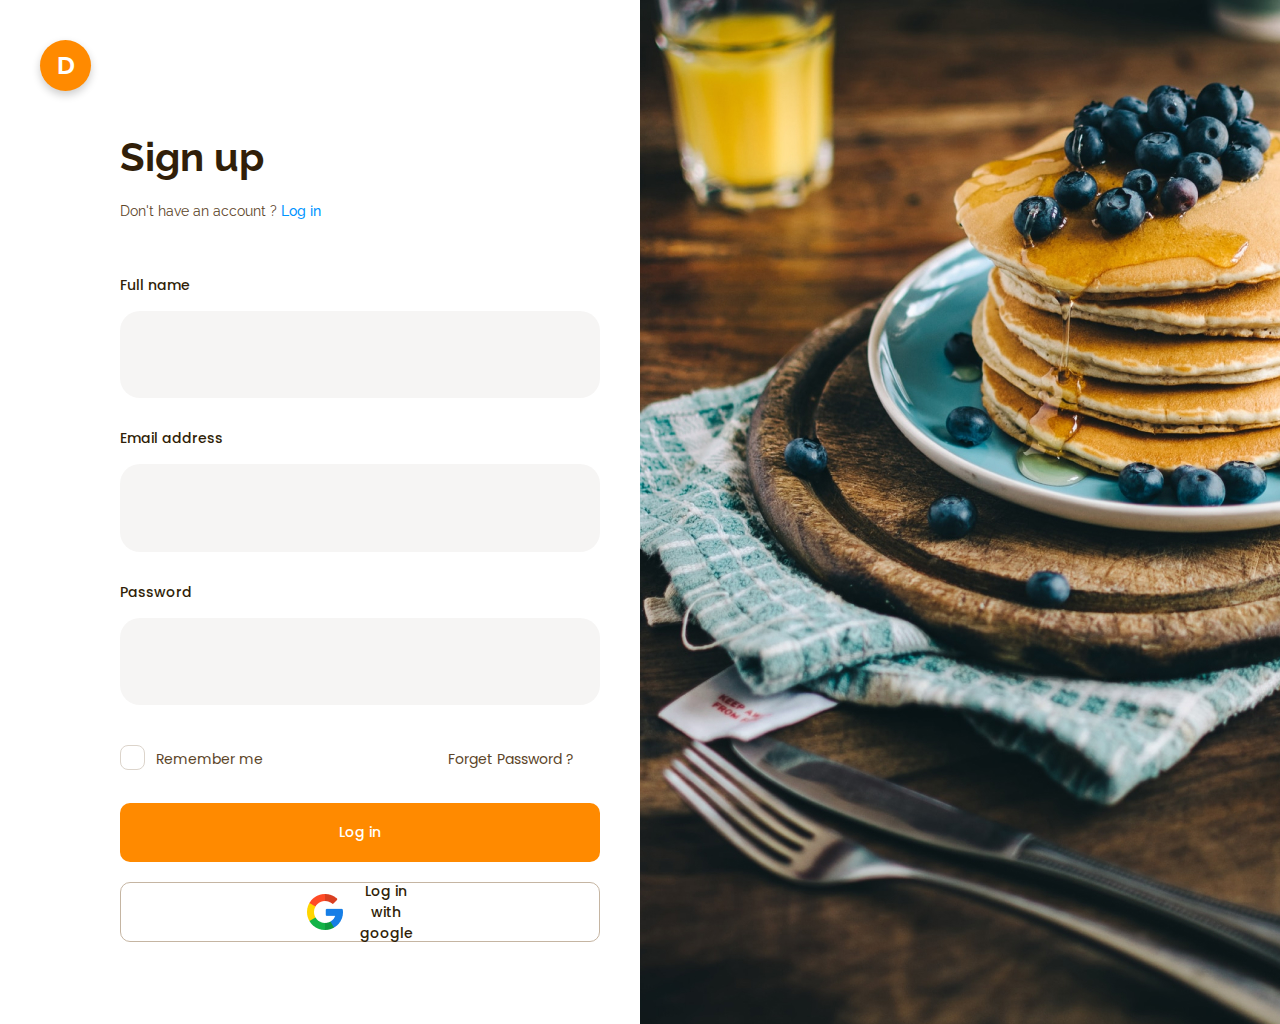
<file: sign-up.html>
<!DOCTYPE html>
<html lang="en">
  <head>
    <meta charset="UTF-8" />
    <meta name="description" content="Italian-Restaurant" />
    <meta name="keywords" content="Italian Cusine" />
    <meta name="author" content="Oleg Troian" />
    <meta name="viewport" content="width=device-width, initial-scale=1.0" />
    <title>Login</title>
    <link rel="stylesheet" href="./css/style.css" />
    <link rel="stylesheet" href="./css/icons.css" />
    <link rel="stylesheet" href="./css/login.css" />
    <link rel="stylesheet" href="./css/sign-up.css" />
    <!-- FONT-AWESOME -->
    <!-- <link
      rel="stylesheet"
      href="https://cdnjs.cloudflare.com/ajax/libs/font-awesome/6.6.0/css/all.min.css"
      integrity="sha512-Kc323vGBEqzTmouAECnVceyQqyqdsSiqLQISBL29aUW4U/M7pSPA/gEUZQqv1cwx4OnYxTxve5UMg5GT6L4JJg=="
      crossorigin="anonymous"
      referrerpolicy="no-referrer"
    /> -->
  </head>
  <body>
    <section>
      <div class="login-grid-container">
        <div class="form-sign-up">
          <div class="login-item">
            <a href="./index.html" class="logo-circle">D</a>
          </div>
          <div class="box-login">
            <div class="sign-up-content">
              <h2 class="login-title">Sign up</h2>
              <p class="login-text">
                Don't have an account ?
                <a href="./login.html" class="login-link">Log in</a>
              </p>
            </div>
            <form action="#" method="post" class="form-login">
                <p class="login-subtitle">Full name</p>
              <input
                type="text"
                name="FirstName"
                id="name-tx"
                required
                class="login-first-name"
              />
              <p class="login-subtitle">Email address</p>
              <input
                type="email"
                name="email"
                id="email-txt"
                class="login-email"
              />
              <p class="login-subtitle">Password</p>
              <input
                type="password"
                name="password"
                autocomplete="off"
                required
                minlength="3"
                maxlength="20"
                class="login-password"
              />
            </form>

            <form action="#" method="post" class="login-check">
              <div class="login-check-section">
                <label for="confirmation" class="login-check-box">
                  <input
                    type="checkbox"
                    id="confirmation"
                    name="confirmation"
                  />
                  <span class="login-mark"></span>
                  <p class="login-text">Remember me</p>
                </label>
                <a href="#" class="checkbox-link">Forget Password ?</a>
              </div>
              <div class="login-btn">
                <button
                  type="submit"
                  name="action"
                  value="login"
                  class="login-submit"
                >
                  Log in
                </button>
                <button
                  type="submit"
                  name="action"
                  value="google"
                  class="google-submit"
                >
                  <img
                    src="./img/login-sign/google-icon.png"
                    alt="google-icon"
                    class="google-icon"
                  />
                  Log in with google
                </button>
              </div>
            </form>
          </div>
        </div>

        <div class="img-login-form">
          <img
            src="./img/login-sign/unsplash.jpg"
            alt="img-login"
            class="login-img"
          />
        </div>
      </div>
    </section>
  </body>
</html>
</file>
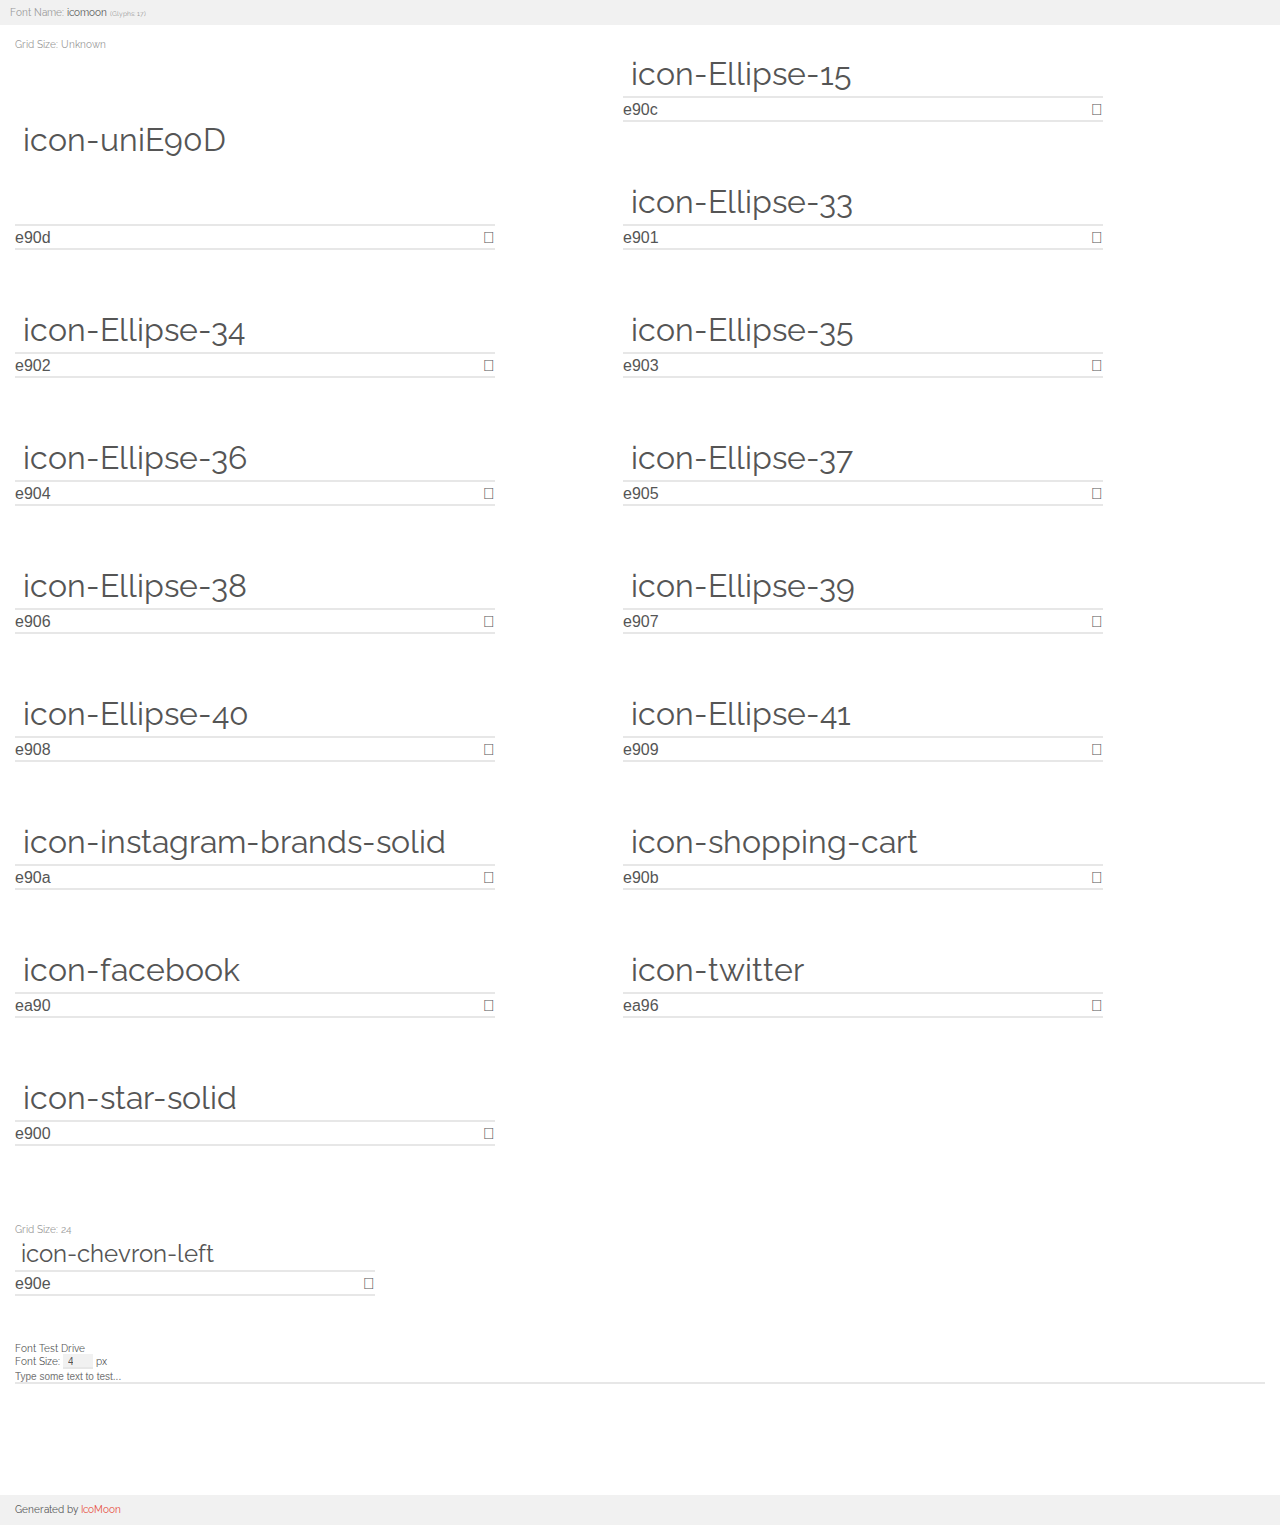
<file: css/demo.html>
<!doctype html>
<html>
<head>
    <meta charset="utf-8">
    <title>IcoMoon Demo</title>
    <meta name="description" content="An Icon Font Generated By IcoMoon.io">
    <meta name="viewport" content="width=device-width, initial-scale=1">
    <link rel="stylesheet" href="demo-files/demo.css">
    <link rel="stylesheet" href="style.css"></head>
<body>
    <div class="bgc1 clearfix">
        <h1 class="mhmm mvm"><span class="fgc1">Font Name:</span> icomoon <small class="fgc1">(Glyphs:&nbsp;17)</small></h1>
    </div>
    <div class="clearfix mhl ptl">
        <h1 class="mvm mtn fgc1">Grid Size: Unknown</h1>
        <div class="glyph fs1">
            <div class="clearfix bshadow0 pbs">
                <span class="icon-uniE90D"></span>
                <span class="mls"> icon-uniE90D</span>
            </div>
            <fieldset class="fs0 size1of1 clearfix hidden-false">
                <input type="text" readonly value="e90d" class="unit size1of2" />
                <input type="text" maxlength="1" readonly value="&#xe90d;" class="unitRight size1of2 talign-right" />
            </fieldset>
            <div class="fs0 bshadow0 clearfix hidden-true">
                <span class="unit pvs fgc1">liga: </span>
                <input type="text" readonly value="" class="liga unitRight" />
            </div>
        </div>
        <div class="glyph fs1">
            <div class="clearfix bshadow0 pbs">
                <span class="icon-Ellipse-15"></span>
                <span class="mls"> icon-Ellipse-15</span>
            </div>
            <fieldset class="fs0 size1of1 clearfix hidden-false">
                <input type="text" readonly value="e90c" class="unit size1of2" />
                <input type="text" maxlength="1" readonly value="&#xe90c;" class="unitRight size1of2 talign-right" />
            </fieldset>
            <div class="fs0 bshadow0 clearfix hidden-true">
                <span class="unit pvs fgc1">liga: </span>
                <input type="text" readonly value="" class="liga unitRight" />
            </div>
        </div>
        <div class="glyph fs1">
            <div class="clearfix bshadow0 pbs">
                <span class="icon-Ellipse-33"></span>
                <span class="mls"> icon-Ellipse-33</span>
            </div>
            <fieldset class="fs0 size1of1 clearfix hidden-false">
                <input type="text" readonly value="e901" class="unit size1of2" />
                <input type="text" maxlength="1" readonly value="&#xe901;" class="unitRight size1of2 talign-right" />
            </fieldset>
            <div class="fs0 bshadow0 clearfix hidden-true">
                <span class="unit pvs fgc1">liga: </span>
                <input type="text" readonly value="" class="liga unitRight" />
            </div>
        </div>
        <div class="glyph fs1">
            <div class="clearfix bshadow0 pbs">
                <span class="icon-Ellipse-34"></span>
                <span class="mls"> icon-Ellipse-34</span>
            </div>
            <fieldset class="fs0 size1of1 clearfix hidden-false">
                <input type="text" readonly value="e902" class="unit size1of2" />
                <input type="text" maxlength="1" readonly value="&#xe902;" class="unitRight size1of2 talign-right" />
            </fieldset>
            <div class="fs0 bshadow0 clearfix hidden-true">
                <span class="unit pvs fgc1">liga: </span>
                <input type="text" readonly value="" class="liga unitRight" />
            </div>
        </div>
        <div class="glyph fs1">
            <div class="clearfix bshadow0 pbs">
                <span class="icon-Ellipse-35"></span>
                <span class="mls"> icon-Ellipse-35</span>
            </div>
            <fieldset class="fs0 size1of1 clearfix hidden-false">
                <input type="text" readonly value="e903" class="unit size1of2" />
                <input type="text" maxlength="1" readonly value="&#xe903;" class="unitRight size1of2 talign-right" />
            </fieldset>
            <div class="fs0 bshadow0 clearfix hidden-true">
                <span class="unit pvs fgc1">liga: </span>
                <input type="text" readonly value="" class="liga unitRight" />
            </div>
        </div>
        <div class="glyph fs1">
            <div class="clearfix bshadow0 pbs">
                <span class="icon-Ellipse-36"></span>
                <span class="mls"> icon-Ellipse-36</span>
            </div>
            <fieldset class="fs0 size1of1 clearfix hidden-false">
                <input type="text" readonly value="e904" class="unit size1of2" />
                <input type="text" maxlength="1" readonly value="&#xe904;" class="unitRight size1of2 talign-right" />
            </fieldset>
            <div class="fs0 bshadow0 clearfix hidden-true">
                <span class="unit pvs fgc1">liga: </span>
                <input type="text" readonly value="" class="liga unitRight" />
            </div>
        </div>
        <div class="glyph fs1">
            <div class="clearfix bshadow0 pbs">
                <span class="icon-Ellipse-37"></span>
                <span class="mls"> icon-Ellipse-37</span>
            </div>
            <fieldset class="fs0 size1of1 clearfix hidden-false">
                <input type="text" readonly value="e905" class="unit size1of2" />
                <input type="text" maxlength="1" readonly value="&#xe905;" class="unitRight size1of2 talign-right" />
            </fieldset>
            <div class="fs0 bshadow0 clearfix hidden-true">
                <span class="unit pvs fgc1">liga: </span>
                <input type="text" readonly value="" class="liga unitRight" />
            </div>
        </div>
        <div class="glyph fs1">
            <div class="clearfix bshadow0 pbs">
                <span class="icon-Ellipse-38"></span>
                <span class="mls"> icon-Ellipse-38</span>
            </div>
            <fieldset class="fs0 size1of1 clearfix hidden-false">
                <input type="text" readonly value="e906" class="unit size1of2" />
                <input type="text" maxlength="1" readonly value="&#xe906;" class="unitRight size1of2 talign-right" />
            </fieldset>
            <div class="fs0 bshadow0 clearfix hidden-true">
                <span class="unit pvs fgc1">liga: </span>
                <input type="text" readonly value="" class="liga unitRight" />
            </div>
        </div>
        <div class="glyph fs1">
            <div class="clearfix bshadow0 pbs">
                <span class="icon-Ellipse-39"></span>
                <span class="mls"> icon-Ellipse-39</span>
            </div>
            <fieldset class="fs0 size1of1 clearfix hidden-false">
                <input type="text" readonly value="e907" class="unit size1of2" />
                <input type="text" maxlength="1" readonly value="&#xe907;" class="unitRight size1of2 talign-right" />
            </fieldset>
            <div class="fs0 bshadow0 clearfix hidden-true">
                <span class="unit pvs fgc1">liga: </span>
                <input type="text" readonly value="" class="liga unitRight" />
            </div>
        </div>
        <div class="glyph fs1">
            <div class="clearfix bshadow0 pbs">
                <span class="icon-Ellipse-40"></span>
                <span class="mls"> icon-Ellipse-40</span>
            </div>
            <fieldset class="fs0 size1of1 clearfix hidden-false">
                <input type="text" readonly value="e908" class="unit size1of2" />
                <input type="text" maxlength="1" readonly value="&#xe908;" class="unitRight size1of2 talign-right" />
            </fieldset>
            <div class="fs0 bshadow0 clearfix hidden-true">
                <span class="unit pvs fgc1">liga: </span>
                <input type="text" readonly value="" class="liga unitRight" />
            </div>
        </div>
        <div class="glyph fs1">
            <div class="clearfix bshadow0 pbs">
                <span class="icon-Ellipse-41"></span>
                <span class="mls"> icon-Ellipse-41</span>
            </div>
            <fieldset class="fs0 size1of1 clearfix hidden-false">
                <input type="text" readonly value="e909" class="unit size1of2" />
                <input type="text" maxlength="1" readonly value="&#xe909;" class="unitRight size1of2 talign-right" />
            </fieldset>
            <div class="fs0 bshadow0 clearfix hidden-true">
                <span class="unit pvs fgc1">liga: </span>
                <input type="text" readonly value="" class="liga unitRight" />
            </div>
        </div>
        <div class="glyph fs1">
            <div class="clearfix bshadow0 pbs">
                <span class="icon-instagram-brands-solid"></span>
                <span class="mls"> icon-instagram-brands-solid</span>
            </div>
            <fieldset class="fs0 size1of1 clearfix hidden-false">
                <input type="text" readonly value="e90a" class="unit size1of2" />
                <input type="text" maxlength="1" readonly value="&#xe90a;" class="unitRight size1of2 talign-right" />
            </fieldset>
            <div class="fs0 bshadow0 clearfix hidden-true">
                <span class="unit pvs fgc1">liga: </span>
                <input type="text" readonly value="" class="liga unitRight" />
            </div>
        </div>
        <div class="glyph fs1">
            <div class="clearfix bshadow0 pbs">
                <span class="icon-shopping-cart"></span>
                <span class="mls"> icon-shopping-cart</span>
            </div>
            <fieldset class="fs0 size1of1 clearfix hidden-false">
                <input type="text" readonly value="e90b" class="unit size1of2" />
                <input type="text" maxlength="1" readonly value="&#xe90b;" class="unitRight size1of2 talign-right" />
            </fieldset>
            <div class="fs0 bshadow0 clearfix hidden-true">
                <span class="unit pvs fgc1">liga: </span>
                <input type="text" readonly value="" class="liga unitRight" />
            </div>
        </div>
        <div class="glyph fs1">
            <div class="clearfix bshadow0 pbs">
                <span class="icon-facebook"></span>
                <span class="mls"> icon-facebook</span>
            </div>
            <fieldset class="fs0 size1of1 clearfix hidden-false">
                <input type="text" readonly value="ea90" class="unit size1of2" />
                <input type="text" maxlength="1" readonly value="&#xea90;" class="unitRight size1of2 talign-right" />
            </fieldset>
            <div class="fs0 bshadow0 clearfix hidden-true">
                <span class="unit pvs fgc1">liga: </span>
                <input type="text" readonly value="" class="liga unitRight" />
            </div>
        </div>
        <div class="glyph fs1">
            <div class="clearfix bshadow0 pbs">
                <span class="icon-twitter"></span>
                <span class="mls"> icon-twitter</span>
            </div>
            <fieldset class="fs0 size1of1 clearfix hidden-false">
                <input type="text" readonly value="ea96" class="unit size1of2" />
                <input type="text" maxlength="1" readonly value="&#xea96;" class="unitRight size1of2 talign-right" />
            </fieldset>
            <div class="fs0 bshadow0 clearfix hidden-true">
                <span class="unit pvs fgc1">liga: </span>
                <input type="text" readonly value="" class="liga unitRight" />
            </div>
        </div>
        <div class="glyph fs1">
            <div class="clearfix bshadow0 pbs">
                <span class="icon-star-solid"></span>
                <span class="mls"> icon-star-solid</span>
            </div>
            <fieldset class="fs0 size1of1 clearfix hidden-false">
                <input type="text" readonly value="e900" class="unit size1of2" />
                <input type="text" maxlength="1" readonly value="&#xe900;" class="unitRight size1of2 talign-right" />
            </fieldset>
            <div class="fs0 bshadow0 clearfix hidden-true">
                <span class="unit pvs fgc1">liga: </span>
                <input type="text" readonly value="" class="liga unitRight" />
            </div>
        </div>
    </div>
    <div class="clearfix mhl ptl">
        <h1 class="mvm mtn fgc1">Grid Size: 24</h1>
        <div class="glyph fs2">
            <div class="clearfix bshadow0 pbs">
                <span class="icon-chevron-left"></span>
                <span class="mls"> icon-chevron-left</span>
            </div>
            <fieldset class="fs0 size1of1 clearfix hidden-false">
                <input type="text" readonly value="e90e" class="unit size1of2" />
                <input type="text" maxlength="1" readonly value="&#xe90e;" class="unitRight size1of2 talign-right" />
            </fieldset>
            <div class="fs0 bshadow0 clearfix hidden-true">
                <span class="unit pvs fgc1">liga: </span>
                <input type="text" readonly value="" class="liga unitRight" />
            </div>
        </div>
    </div>

    <!--[if gt IE 8]><!-->
    <div class="mhl clearfix mbl">
        <h1>Font Test Drive</h1>
        <label>
            Font Size: <input id="fontSize" type="number" class="textbox0 mbm"
            min="8" value="48" />
            px
        </label>
        <input id="testText" type="text" class="phl size1of1 mvl"
        placeholder="Type some text to test..." value=""/>
        <div id="testDrive" class="icon-" style="font-family: icomoon">&nbsp;
        </div>
    </div>
    <!--<![endif]-->
    <div class="bgc1 clearfix">
        <p class="mhl">Generated by <a href="https://icomoon.io/app">IcoMoon</a></p>
    </div>

    <script src="demo-files/demo.js"></script>
</body>
</html>
</file>
<file: css/about-us.css>
/*******************************/
/*! DESC-ABOUT */
/*******************************/

.about-us {
  padding: 60px 0 0;
  /* outline: 1px solid red; */
}

.about-container {
  display: flex;
  align-items: center;
  justify-content: flex-start;
  gap: 67px;
}

.image-box {
  width: 50%;
}

.image-about {
  position: relative;
  right: 265px;
  min-height: 850px;
  min-width: 850px;
  border-radius: 50%;
  border: 80px solid rgba(208, 204, 199, 0.2);
  box-sizing: border-box;
}
.img-about {
  position: absolute;
  width: 100%;
  height: 100%;
  border-radius: 50%;
  border: 72px solid rgba(208, 204, 199, 0.4);
  box-sizing: border-box;
}
.desc-about {
  max-width: 425px;
}

.desc-span {
  color: var(--span-color);
}

.about-title {
  font-family: "Tinos", serif;
  font-weight: 700;
  font-size: 80px;
  color: var(--title-color);
  line-height: 88px;
  margin-bottom: 60px;
}

.about-text {
  font-family: "Poppins", system-ui;
  font-weight: 400;
  font-size: 20px;
  color: var(--text-color);
  line-height: 40px; /* 40px */
  margin-bottom: 120px;
}

/*******************************/
/*! CONTENT-ABOUT */
/*******************************/

.restaurant-section {
  /* padding: 90px 0; */
  /* outline: 1px solid red; */
}

.restaurant-container {
  display: flex;
  align-items: center;
  justify-content: center;
  gap: 45px;
}

.restaurant-about {
}
.restaurant-text {
  color: #5c4529;
  font-family: "Poppins", system-ui;
  font-size: 20px;
  font-style: normal;
  font-weight: 400;
  line-height: 200%; /* 40px */
  max-width: 450px;
}

.about-box {
  width: 50%;
}

.restaurant-image {
  position: relative;
  left: 26px;
  top: -78px;
  min-height: 850px;
  min-width: 850px;
  border-radius: 50%;
  border: 80px solid rgba(208, 204, 199, 0.2);
  box-sizing: border-box;
}

.restaurant-img {
  position: absolute;
  width: 100%;
  height: 100%;
  border-radius: 50%;
  border: 72px solid rgba(208, 204, 199, 0.4);
  box-sizing: border-box;
}

/*******************************/
/*! OWNER & CHEF */
/*******************************/


.chef-section {
  padding: 120px 0;
}

.img-chef img {
  width: 460px;
  height: 690px;
  width: 100%;
}

.owner-container {
  display: flex;
  align-items: center;
  justify-content: center;
  gap: 100px;
}

.img-chef {
}

.content-chef {
  max-width: 580px;
}

.title-box {
  margin-bottom: 47px;
}

.chef-header {
  font-family: "Tinos", serif;
  font-weight: 700;
  font-size: 80px;
  line-height: 88px;
  color: #311f09;
  margin-bottom: 40px;
}

.owner {
  color: #ff8a00;
}

.span {
}

.chef-subtitle {
  font-family: "Poppins", system-ui;
  font-weight: 600;
  font-size: 40px;
  color: #000;
  text-align: left;
  margin-bottom: 100px;
}

.chef-text {
  color: #5c4529;
  font-family: Poppins;
  font-size: 30px;
  font-style: italic;
  font-weight: 300;
  line-height: 60px; /* 60px */
}

.chef-content {
  position: relative;
  max-width: 520px;
}

.thumb-1 {
  position: absolute;
 top: -45px;
}

.thumb-2 {
  position: absolute;
  right: 0;
  transform: rotate(180deg);
}

.pic-1,
.pic-2 {
  font-size: 32px;
  color: rgb(255, 140, 0, 0.2);
}

.pic-2 {
}
</file>
<file: css/icons.css>
@font-face {
  font-family: 'icomoon';
  src:  url('fonts/icomoon.eot?tbdi6u');
  src:  url('fonts/icomoon.eot?tbdi6u#iefix') format('embedded-opentype'),
    url('fonts/icomoon.ttf?tbdi6u') format('truetype'),
    url('fonts/icomoon.woff?tbdi6u') format('woff'),
    url('fonts/icomoon.svg?tbdi6u#icomoon') format('svg');
  font-weight: normal;
  font-style: normal;
  font-display: block;
}

[class^="icon-"], [class*=" icon-"] {
  /* use !important to prevent issues with browser extensions that change fonts */
  font-family: 'icomoon' !important;
  speak: never;
  font-style: normal;
  font-weight: normal;
  font-variant: normal;
  text-transform: none;
  line-height: 1;

  /* Better Font Rendering =========== */
  -webkit-font-smoothing: antialiased;
  -moz-osx-font-smoothing: grayscale;
}

.icon-uniE90D:before {
  content: "\e90d";
}
.icon-Ellipse-15:before {
  content: "\e90c";
  color: #b7a28b;
}
.icon-Ellipse-33:before {
  content: "\e901";
  color: #ceefc8;
}
.icon-Ellipse-34:before {
  content: "\e902";
  color: #3fbaff;
}
.icon-Ellipse-35:before {
  content: "\e903";
  color: #ff8a00;
}
.icon-Ellipse-36:before {
  content: "\e904";
  color: #f56363;
}
.icon-Ellipse-37:before {
  content: "\e905";
  color: #c4c4c4;
}
.icon-Ellipse-38:before {
  content: "\e906";
  color: #c4c4c4;
}
.icon-Ellipse-39:before {
  content: "\e907";
  color: #f3a7ff;
}
.icon-Ellipse-40:before {
  content: "\e908";
  color: #ff8a00;
}
.icon-Ellipse-41:before {
  content: "\e909";
  color: #f3a7ff;
}
.icon-instagram-brands-solid:before {
  content: "\e90a";
}
.icon-shopping-cart:before {
  content: "\e90b";
}
.icon-facebook:before {
  content: "\ea90";
}
.icon-twitter:before {
  content: "\ea96";
}
.icon-star-solid:before {
  content: "\e900";
}
.icon-chevron-left:before {
  content: "\e90e";
}
</file>
<file: css/pasta-menu.css>
/*******************************/
/*! POPULAR-MENU */
/*******************************/

.menu-section {
  padding: 200px 0;
}

.order-menu {
  display: flex;
  flex-direction: column;
  align-items: center;
  width: 100%;
}

.menu-cart {
  display: flex;
  flex-direction: column;
  align-items: center;
  justify-content: center;

  width: calc(30% - 60px); /* (30%)300px - 60px = 240px. */
  padding: 20px 20px;
  background-color: rgba(208, 204, 199, 0.1);
  border-radius: 50px;
  /* min-width: 220px; */
  width: 220px;
}

.menu-cart:hover,
.menu-cart:active {
  background: rgba(255, 138, 0, 1);
  transition: 250ms ease-in-out;
}

.menu-cart:hover .gallery-btn {
  color: #ff8a00;
  background-color: #fff;
  transition: 250ms ease-in;
}

.menu-cart:hover .gall-title {
  color: #fff;
  transition: 250ms ease;
}

.menu-cart:hover .gall-text {
  color: #fff;
  transition: 250ms ease;
}

.menu-cart:hover .price-gallery {
  color: #fff;
  transition: 250ms ease;
}

.menu-cart:hover .star {
  color: #fff;
  transition: 250ms ease;
}

.menu-cart:hover .icon-star-solid {
  color: rgba(49, 31, 9, 1);
  transition: 250ms ease;
}

.order-title {
  font-family: "Tinos", serif;
  font-weight: 700;
  font-size: 80px;
  color: var(--title-color);

  margin-bottom: 90px;
}

.order-list {
  display: flex;
  align-items: center;
  justify-content: center;
  gap: 27px;
  margin-bottom: 60px;
}

.order-items {
  display: block;
  padding: 17px 60px;
  border-radius: 50px;
  background-color: rgb(208, 204, 199, 0.1);
  margin-right: 27px;
  box-sizing: border-box;
  /* min-width: 100px; */
}

.order-link {
  display: block;
}

.order-items:hover {
  background-color: rgb(49, 31, 9);
  transition: background-color 0.5s ease;
}

.order-link:hover {
  font-weight: 600;
  color: #fff;
}

.order-items,
.order-link:last-child {
  margin-right: 0;
}

.order-link {
  /* font-family: "Poppins", system-ui; */
  font-size: 20px;
  font-weight: 400;
  color: var(--link-color);
  line-height: 40px; /* 40px */
}

/*? GALLERY */

.gall-title-box {
  margin-bottom: 60px;
}

.gallery-element {
  position: relative;

  font-family: "Poppins", system-ui;
  font-weight: 600;
  font-size: 30px;
  color: #000;

  text-transform: uppercase;
}

.gallery-element::after {
  content: "";
  position: absolute;
  display: block;
  width: 130px;
  height: 2px;
  left: 0;
  bottom: -10px;
  background: orange;
}

.order-section {
  display: grid;
  grid-template-columns: 3fr 1fr;
  grid-template-rows: 1fr;
  grid-column-gap: 45px;
  grid-row-gap: 0px;
}

.menu-gallery {
  display: flex;
  flex-wrap: wrap;
  justify-content: flex-start;
  align-items: flex-start;
  gap: 30px;
}

.order-img {
  width: 174px;
  height: auto;
  border-radius: 50%;
  margin-bottom: 14px;
  box-shadow: 0 12px 16px rgba(0, 0, 0, 0.2);
}

.menu-item {
  display: flex;
  flex-direction: column;
  align-items: center;
  justify-content: center;
  width: 100%;
}

.gall-title {
  font-family: "Poppins", system-ui;
  font-weight: 600;
  font-size: 20px;
  color: #000;
  line-height: 40px;
}

.order-icon {
  display: flex;
  align-items: center;
  justify-content: center;

  gap: 14px;
  margin-top: 5px;
  font-size: 15px;
  color: rgba(255, 138, 0, 1);
}

.gall-text {
  font-family: "Poppins", system-ui;
  font-weight: 400;
  font-size: 12px;
  color: var(--text-menu-color);
  line-height: normal;
  text-align: center;
  min-width: 170px;
  margin-top: 10px;
  margin-bottom: 20px;
}

.price-order {
  display: flex;
  align-items: center;
  justify-content: center;
  gap: 16px;
}

.price-gallery {
  font-family: "Poppins", system-ui;
  font-weight: 600;
  font-size: 18px;
  color: #000;
}

.gallery-btn {
  font-family: "Poppins", system-ui;
  font-weight: 600;
  font-size: 12px;
  color: #fff;
  background-color: rgba(255, 138, 0, 1);
  padding: 9px 19px;
  border-radius: 50px;
}

/* PAGINATON */

.pagination {
  display: flex;
  align-items: center;
  justify-content: center;
  margin-top: 80px;
  gap: 30px;
}

.btn {
  width: 55px;
  height: 55px;
  border-radius: 15px;
  background-color: rgba(49, 31, 9, 1);
}

.btn i {
  display: flex;
  align-items: flex-start;
  justify-content: center;

  font-size: 40px;
  font-weight: 300;
  color: #fff;
}

.page-link {
  display: flex;
  align-items: center;
  justify-content: center;
  font-family: "Poppins", system-ui;
  font-weight: 600;
  font-size: 16px;
  width: 55px;
  height: 55px;
  color: #ff8a00;
  background-color: rgba(255, 138, 0, 0.1);
  border-radius: 15px;
}

.dots {
  color: #b7a28b;
}

.butt-right {
  transform: rotate(180deg);
}

/*!======== CHECK-BAR ===========*/

.aside-check-bar {
  height: 100%;
}

.check-bar {
  display: flex;
  flex-direction: column;
  align-items: center;
  justify-content: flex-start;

  background-color: #fff;
  box-shadow: 0px 4px 29px rgb(108, 149, 158, 0.4);
  border-radius: 20px;
  height: 100%;
  width: 343px;
}

.btn-list {
  font-family: "Poppins", system-ui;
  font-weight: 600;
  font-size: 30px;
  color: #fff;

  background-color: rgb(81, 41, 130);
  padding: 27px 82px;
  border-radius: 20px;
  margin: 20px 0 60px 0;
}

.btn-list:hover,
.btn-list:active {
  background-color: rgb(81, 41, 130, 0.85);
  transition: 250ms ease;
}

.check-list {
  display: flex;
  flex-direction: column;
  align-items: center;
  justify-content: center;

  width: 100%;
  padding: 0 20px 0 20px;
}

.name-goods {
  display: flex;
  align-items: center;
  justify-content: space-between;
  width: 100%;
}

.check-title {
  font-family: "Poppins", system-ui;
  font-weight: 600;
  font-size: 25px;
  color: #000;
  line-height: 50px; /* 50px */
}

.name-goods > i {
  font-size: 24px;
  color: rgba(255, 56, 56, 1);
}

.price-goods {
  display: flex;
  align-items: center;
  justify-content: space-between;

  margin: 30px 0 60px 0;
  width: 100%;
}
.quantity-box {
  display: flex;
  align-items: center;
  justify-content: space-between;
  background: #fafaf9;
  gap: 20px;
  width: 45%;
  border-radius: 50px 50px;
}
.minus {
  display: flex;
  align-items: center;
  justify-content: center;

  font-size: 25px;
  color: rgb(255, 56, 56);
  border: 1px solid #333;
  box-shadow: 4px 4px 5px rgb(255, 79, 79, 0.07);
  background-color: #fff;
  border-radius: 50%;
  padding: 10px 12px;
  width: 100%;
}

.number-quantity {
  display: flex;
  align-items: center;
  justify-content: center;
}

.counter {
  color: #000;
  font-family: Poppins;
  font-size: 16.62px;
  font-style: normal;
  font-weight: 400;
  line-height: normal;
}
.plus {
  display: flex;
  align-items: center;
  justify-content: center;

  font-size: 25px;
  color: #3fc66e;
  border: 1px solid #333;

  background-color: #fff;
  border-radius: 50%;
  padding: 10px 17px;
  box-shadow: 4px 4px 5px rgb(63, 198, 110, 0.07);
  /* width: 100%; */
}
.price-box {
}
.price-quantity {
  font-family: "Poppins", system-ui;
  font-weight: 500;
  font-size: 25px;
  color: #ff8a00;
  line-height: 50px; /* 50px */
}

/*!======== VOUCHER-SECTION ===========*/

.voucher-section {
  border-top: 2px dashed #d0ccc7;
  border-bottom: 2px dashed #d0ccc7;
  height: auto;
  width: 100%;
  padding: 25px 0 25px 0;
  /* margin-top: 50px; */
}

.voucher-title {
  font-family: "Poppins", system-ui;
  font-weight: 600;
  font-size: 25px;
  color: #000;
  line-height: normal;
  padding-left: 30px;
  margin-bottom: 35px;
}

.icon-voucher {
  display: flex;
  align-items: center;
  justify-content: center;
  gap: 70px;
}

.icon-voucher i {
  font-size: 25px;
  font-weight: 200;
  color: #fff;
  background-color: rgba(83, 165, 224, 1);
  padding: 20px;
  border-radius: 15px;
}

.voucher-plus:hover,
.voucher-plus:active {
  background-color: rgba(83, 165, 224, 0.85);
  transition: 250ms ease;
}

.voucher-subtitle {
  font-family: "Poppins", system-ui;
  font-weight: 400;
  font-size: 20px;
  color: #0875c3;
  line-height: normal;
  text-transform: uppercase;
}

/*? btn-checkout */

.btn-checkout {
  font-family: "Poppins", system-ui;
  font-weight: 600;
  font-size: 25px;
  color: #fff;
  line-height: 50px; /* 50px */
  padding: 5px 80px;

  border-radius: 15px;
  background: rgb(63, 198, 110);
  margin: 70px 0 50px 0;
}

.btn-checkout:hover,
.btn-checkout:active {
  background-color: rgb(63, 198, 110, 0.85);
  transition: 250ms ease;
}

/*!======== PSZZA-SECTION ===========*/

.checkout-section {
  display: flex;
  flex-direction: column;
  align-items: center;
  justify-content: center;
  gap: 27px;

  width: 100%;
  padding: 0 20px 0 20px;
  margin-top: 45px;
}

.total-item {
  display: flex;
  align-items: center;
  justify-content: space-between;
  width: 100%;
}

.total-title {
  font-family: "Poppins", system-ui;
  font-weight: 600;
  font-size: 25px;
  color: #000;
  line-height: normal;
}

.checkout-price {
  font-family: "Poppins", system-ui;
  font-weight: 500;
  font-size: 25px;
  color: #ff8a00;
  line-height: 50px; /* 50px */
}

/*!======== PSZZA-SECTION ===========*/

.pizza-section {
  padding: 200px 0;
}

.gallery-title {
  position: relative;

  font-family: "Poppins", system-ui;
  font-weight: 600;
  font-size: 30px;
  color: #000;

  text-transform: uppercase;
}

.gallery-title::after {
  content: "";
  position: absolute;
  display: block;
  width: 130px;
  height: 2px;
  left: 0;
  bottom: -10px;
  background: orange;
}

/*!======== PSZZA-SECTION ===========*/
</file>
<file: css/checkout.css>
.checkout-container {
  padding: 120px 0;
}

.arrow-title-box {
  display: flex;
  align-items: center;
  justify-content: flex-start;
  width: 100%;
}

.checkout-title {
  font-family: "Tinos", serif;
  font-weight: 700;
  font-size: 80px;

  color: var(--title-color);
  text-align: center;
  font-style: normal;

  width: 100%;
  align-items: center;
}

.to-menu {
  display: flex;
  align-items: center;
  justify-content: center;

  font-size: 34px;
  background-color: rgb(49, 31, 9);
  border-radius: 50%;

  width: 50px;
  height: 50px;
}

.to-menu:hover,
.to-menu:active {
  background-color: rgb(49, 31, 9, 0.85);
  transition: 250ms ease;
}

.icon-chevron-left {
  color: #fff;
}

/**=====================*/
/*? ADDRESS-REGISTRATION */
/**=====================*/

.address-registration {
  display: flex;
  flex-direction: column;
  justify-content: flex-start;
  gap: 60px;

  margin-top: 120px;
}

.registr-title {
  font-weight: 500;
  font-size: 30px;

  color: #000;
  line-height: 33px; /* 33px */
}

/*? REGISRTR-FORM-ADDRESS*/

.registr-form-address {
  display: flex;
  align-items: center;
  justify-content: flex-start;
  gap: 32px;
  /* width: 100%; */
}

.registr-input::placeholder {
  font-weight: 400;
  font-size: 25px;
  color: #a0978c;
  line-height: 27.5px; /* 27.5px */
}

.registr-input {
  display: block;
  outline: none;
  font-family: "Poppins", system-ui;
  font-weight: 400;
  font-size: 25px;
  color: #311f09;

  border-radius: 20px;
  padding-left: 80px;
  /* min-width: 860px; */
  width: 100%;
  height: 100px;
  background-color: rgba(208, 204, 199, 0.1);
}

.registr-btn {
  font-weight: 400;
  font-size: 25px;

  color: #fff;
  border-radius: 20px;
  line-height: 38.25px; /* 38.25px */
  padding: 31px 57px;
  background-color: rgba(116, 159, 224, 1);
}

.registr-btn:hover,
.registr-btn:active {
  background-color: rgba(116, 159, 224, 0.85);
  transition: 250ms ease;
}

/**=====================*/
/*? FORM */
/**=====================*/

.data-title {
  font-weight: 500;
  font-size: 30px;

  color: #000;
  line-height: normal;
  margin-bottom: 60px;
  text-align: left;
  /* width: 100%; */
}

.order-form {
  /* display: flex;
  flex-direction: column;
  align-items: center;
  justify-content: center; */

  margin-top: 100px;
  /* width: 100%; */
}

.form-data {
  display: grid;
  grid-template-columns: 1fr 1fr;
  /* grid-template-columns: repeat(2, 1fr); */
  /* grid-template-rows: repeat(2, 1fr) 2fr; */
  grid-column-gap: 32px;
  grid-row-gap: 50px;
  width: 100%;
}

.form-data .order-submit {
  grid-column: 1 / -1;
}

.form-data input {
  display: block;
  outline: none;

  font-weight: 400;
  font-size: 25px;
  color: #311f09;

  width: 100%;
  height: 100px;
  background-color: rgba(208, 204, 199, 0.2);
  border-radius: 20px;
  line-height: 27.5px;
  padding-left: 80px;
  width: 100%;
}

#order-data input::placeholder {
  font-family: "Poppins", system-ui;
  font-weight: 400;
  font-size: 25px;
  color: #a0978c;
  line-height: 27.5px; /* 27.5px */
}

#order-data textarea {
  width: 100%;
  max-height: 280px;
  height: auto;
  resize: none;
  outline: none;

  font-weight: 400;
  font-size: 25px;
  color: #311f09;

  background-color: rgba(208, 204, 199, 0.2);
  border-radius: 20px;
  padding: 60px 80px;
}

#order-data textarea::placeholder {
  font-family: "Poppins", system-ui;
  font-weight: 400;
  font-size: 25px;
  color: #a0978c;
}

.order-input {
  display: block;
  width: 100%;
}

.phone-input {
  position: relative;
}

/* .phone-arrow {
  position: absolute;
  top: 50px;
  left: 130px;
  font-size: 25px;
  color: #000;
  cursor: pointer;
  transform: rotate(180deg);
  z-index: 10;
} */

#coutry-code {
  position: absolute;
  display: block;
  outline: none;
  /* appearance: none; */

  left: 15px;
  top: 24px;
  font-size: 25px;
  color: #311f09;
  background-color: #fff;
  padding: 11px 0 11px 43px;
  width: 150px;
}

#phone {
  padding-left: 200px;
}

/**=====================*/
/*? OPTIONS-SECTION */
/**=====================*/

.options-section {
  display: flex;
  flex-direction: column;
  align-items: flex-start;
  justify-content: center;

  margin-top: 100px;
}

.filters-order {
  width: 100%;
}

.radio-chek-box input[type="radio"] {
  width: 44px;
  height: 44px;
  accent-color: #3fa72f;
}

.options-order {
  display: flex;
  align-items: center;
  justify-content: flex-start;
  gap: 80px;
  /* width: 100%; */
}

.radio-chek-box {
  display: flex;
  align-items: center;
  justify-content: center;
  gap: 20px;
}

.options-title {
  font-weight: 500;
  font-size: 30px;
  color: #000;
  line-height: 33px; /* 33px */

  margin-bottom: 63px;
}

.checkbox-title {
  font-weight: 400;
  font-size: 25px;
  color: #311f09;
  line-height: normal;
}

#order-time-dropdown {
  background: none;

  outline: none;
  position: relative;

  font-weight: 400;
  font-size: 25px;
  color: #311f09;
  line-height: normal;

  padding-right: 20px;
}

#order-time-dropdown select {
  cursor: pointer;
}

/*? filters-method */

.filters-method {
  margin-top: 100px;
  width: 100%;

  margin-bottom: 103px;
}
.order-method {
  display: flex;
  align-items: center;
  justify-content: flex-start;
  gap: 111px;
}

.order-method input[type="radio"] {
  width: 44px;
  height: 44px;
  accent-color: #3fa72f;
}

.method-items {
  display: flex;
  align-items: center;
  justify-content: center;
  gap: 28px;
}

#order-delivery {
}

.method-title {
  font-weight: 500;
  font-size: 30px;
  color: #000;
  line-height: 33px; /* 33px */

  margin-bottom: 33px;
}

.label-title {
  font-weight: 400;
  font-size: 25px;
  color: #311f09;
  line-height: normal;
}

/*? PAYMENT-SECTION */

.payment-section {
  width: 100%;
}

.payment-form {
  display: flex;
  flex-direction: column;
  align-items: flex-start;
  justify-content: center;

  gap: 60px;
}

.payment-title {
  font-weight: 500;
  font-size: 30px;
  color: #000;
  line-height: normal;
}

.payment-checkbox {
  display: flex;
  align-items: center;
  justify-content: center;
  gap: 32px;

  width: 100%;
}

.payment-bcc {
  display: flex;
  align-items: center;
  justify-content: flex-start;
  gap: 20px;

  background-color: rgb(208, 204, 199, 0.1);
  border-radius: 20px;
  padding: 28px 55px;
  width: 100%;
}

.pay-title {
  font-weight: 400;
  font-size: 25px;
  color: #311f09;
  line-height: normal;
}

.payment-bcc input[type="radio"] {
  width: 44px;
  height: 44px;
  accent-color: #3fa72f;
}

/** CONF-CHECK */

.conf-check {
  display: flex;
  flex-direction: column;
  align-items: center;
  justify-content: center;
  width: 100%;

  margin-top: 133px;
}

.confir-check {
  position: relative;
  display: flex;
  flex-direction: column;
  align-items: center;
  justify-content: center;

  gap: 86px;
  /* 
  color: #311f09;
  font-family: Poppins;
  font-size: 30px;
  font-style: normal;
  font-weight: 400;
  line-height: normal; */
}

/*  */

.form-confi {
  display: flex;
  align-items: center;
  justify-content: center;

  position: relative;
  padding-left: 60px;
  /* cursor: pointer; */

  -webkit-user-select: none;
  -moz-user-select: none;
  -ms-user-select: none;
  user-select: none;
}

.confi-text {
  font-weight: 400;
  font-size: 30px;
  line-height: normal;
}

.confi-link {
  color: #311f09;
  text-decoration: none;
}

/* Hide the browser's default checkbox */
.form-confi input {
  position: absolute;
  opacity: 0;
  cursor: pointer;
  height: 0;
  width: 0;
}

/* Create a custom checkbox */
.form-confi .checkmark {
  position: absolute;
  top: 0;
  left: 0;
  height: 44px;
  width: 44px;
  background-color: #311f09;
  cursor: pointer;
  border-radius: 10px;
}

/* .form-confi:hover input ~ .checkmark {
  background-color: #311F09;
} */

/* .form-confi input:checked ~ .checkmark {
  background-color: rgb(49, 31, 9, 0.9);
} */

/* Create the checkmark/indicator (hidden when not checked) */
.checkmark:after {
  content: "";
  position: absolute;
  display: none;
}

/* Show the checkmark when checked */
.form-confi input:checked ~ .checkmark:after {
  display: block;
}

/* Style the checkmark/indicator */
.form-confi .checkmark:after {
  left: 18px;
  top: 10px;
  width: 10px;
  height: 18px;
  border: solid white;
  border-radius: 2px;
  border-width: 0 2px 2px 0;

  -webkit-transform: rotate(45deg);
  -ms-transform: rotate(45deg);
  transform: rotate(45deg);
}

.conf-bttn {
  font-weight: 600;
  font-size: 30px;
  color: #fff;
  line-height: 33px; /* 33px */

  padding: 34px 190px;
  border-radius: 20px;
  background-color: #ff8a00;
}

.conf-bttn:hover,
.conf-bttn:active {
  background-color: rgb(255, 138, 0, 0.85);
  transition: 250ms ease;
}
/**===================*/
/*? MODAL */
/**===================*/

.backdrop-shipping {
  display: none;
  /* display: flex; */
  align-items: flex-start;
  justify-content: center;

  position: fixed;
  top: 0;
  left: 0;
  padding: 60px 20px;

  width: 100%;
  height: 100%;
  background-color: rgb(92, 69, 41, 0.4);
  transition: opacity 250ms cubic-bezier(0.4, 0, 0.2, 1),
    visibility 250ms cubic-bezier(0.4, 0, 0.2, 1);
  z-index: 999;
  overflow-y: auto;
}


.modal-shipping {
  width: 1112px;
  height: auto;
  max-height: none;

  background-color: #fff;
  margin: 100px auto 0 auto;
  overflow: visible;
}

.backdrop-shipping.active {
  display: flex; 
}

.no-scroll {
  position: fixed;
  overflow: hidden;
  width: 100%;
  height: 100%;
}

.location-content {
  padding: 60px;
}

/*? BTN-SHIPPING */

.logo-reserv {
  display: flex;
  align-items: center;
  justify-content: center;

  gap: 18px;
}

.btt-close-shipping {
  font-size: 40px;
}

.btt-shipping {
  position: absolute;
  top: 20px;
  right: 50%;
  transform: translateX(-50%);

  width: 80px;
  height: 80px;
  padding: 18px;
  border-radius: 50%;

  background-color: #fff;

  cursor: pointer;
  z-index: 666;
}

.reserv-navigation {
  display: flex;
  align-items: center;
  justify-content: space-between;

  width: 100%;
  margin-bottom: 88px;
}

.btn-reserv {
  display: flex;
  align-items: center;
  justify-content: center;

  gap: 15px;
}

.link-in {
  background-color: rgb(255, 138, 0);
  padding: 15px 32px;
  border-radius: 133px;
}

.link-in:hover,
.link-in:active {
  background-color: rgb(255, 138, 0, 0.8);
  transition: 250ms ease;
}

.sign-link {
  color: #fff;
  font-family: "Poppins", system-ui;
  font-size: 14px;
  font-style: normal;
  font-weight: 600;
  line-height: normal;
}

.link-up {
  background-color: rgb(63, 167, 47);
  padding: 15px 32px;
  border-radius: 133px;
}

.link-up:hover,
.link-up:active {
  background-color: rgb(63, 167, 47, 0.8);
  transition: 250ms ease;
}

.btn-up {
  color: #fff;
  font-family: "Poppins", system-ui;
  font-size: 14px;
  font-style: normal;
  font-weight: 600;
  line-height: normal;
}

/*? REGISRTR-FORM-ADDRESS*/

.shipping-content {
  display: flex;
  flex-direction: column;
  align-items: center;
  justify-content: center;
}

.shipping-title {
  margin-bottom: 90px;
  width: 100%;
}

.shipping-header {
  font-family: "Poppins", system-ui;
  font-weight: 500;
  font-size: 30px;

  color: #000;
  line-height: 110%; /* 33px */
}

.shipping-field {
  width: 100%;
}

.shipping-form-address {
  display: flex;
  align-items: center;
  justify-content: flex-start;
  gap: 32px;
  width: 100%;
}

.shipping-input::placeholder {
  font-weight: 400;
  font-size: 25px;
  color: #a0978c;
  line-height: 27.5px; /* 27.5px */

  /* padding-left: 50px; */
}

.shipping-input {
  display: block;
  outline: none;
  font-family: "Poppins", system-ui;
  font-weight: 400;
  font-size: 25px;

  line-height: 27.5px;
  color: #311f09;

  border-radius: 20px;
  padding-left: 50px;
  width: 100%;
  height: 100px;
  background-color: rgba(208, 204, 199, 0.1);
}

.shipping-btn {
  font-weight: 400;
  font-size: 25px;

  color: #fff;
  border-radius: 20px;
  line-height: 38.25px; /* 38.25px */
  padding: 31px 57px;
  background-color: rgba(116, 159, 224, 1);
}

.registr-btn:hover,
.registr-btn:active {
  background-color: rgba(116, 159, 224, 0.85);
  transition: 250ms ease;
}

/*? LOCATION MSG*/

.location-box {
  display: flex;
  align-items: center;
  justify-content: flex-start;

  gap: 28px;
  width: 90%;
  margin-top: 70px;
}

.location-icon {
}

.location-msg {
  font-family: "Poppins", system-ui;
  font-weight: 400;
  font-size: 25px;

  color: #ff3838;
  line-height: normal;
}
</file>
<file: css/contact-us.css>
.contact-container {
  padding: 120px 0;
}

.contact-heading {
  display: flex;
  flex-direction: column;
  align-items: center;
  justify-content: center;
}

.contact-title {
  font-weight: 700;
  font-family: Tinos;
  font-size: 80px;
  text-align: center;
  color: #311f09;
  margin-bottom: 36px;
}
.contact-subtitle {
  font-weight: 400;
  font-family: Poppins;
  font-size: 25px;
  color: #5c4529;
  line-height: 1.4em;
  text-align: center;
  width: 65vw;
}

.contact-form {
  display: flex;
  align-items: center;
  justify-content: center;
  margin-top: 108px;
}

/**=====================*/
/*? FORM */
/**=====================*/

#form-contact {
  display: grid;
  grid-template-columns: 1fr 1fr;
  /* grid-template-columns: repeat(2, 1fr); */
  /* grid-template-rows: repeat(2, 1fr) 2fr; */
  grid-column-gap: 32px;
  grid-row-gap: 50px;
}

#form-contact .input-submit {
  grid-column: 1 / -1;
}

.form-cont input {
  display: block;
  outline: none;

  font-family: Poppins;
  font-weight: 400;
  font-size: 25px;
  color: #311f09;

  width: 540px;
  height: 100px;
  background-color: rgba(208, 204, 199, 0.2);
  border-radius: 20px;
  line-height: 27.5px;
  padding-left: 80px;
}

#form-contact input::placeholder {
  font-family: Poppins;
  font-weight: 400;
  font-size: 25px;
  color: #a0978c;
  line-height: 27.5px; /* 27.5px */
}

#form-contact textarea {
  width: 100%;
  height: auto;
  resize: none;
  outline: none;

  font-family: Poppins;
  font-weight: 400;
  font-size: 25px;
  color: #311f09;

  background-color: rgba(208, 204, 199, 0.2);
  border-radius: 20px;
  padding: 60px 80px;
}

#form-contact textarea::placeholder {
  font-family: Poppins;
  font-weight: 400;
  font-size: 25px;
  color: #a0978c;
}

.text-input {
  display: block;
  width: 100%;
}

.submint-btn {
  display: flex;
  justify-content: center;
  align-items: center;
  margin-top: 100px;
}

#submit-contac {
  padding: 36px 0;
  height: 100%;
  background-color: rgba(255, 138, 0, 1);
  text-align: center;
  color: #fff;
  font-family: Poppins;
  font-size: 25px;
  font-weight: 400;
  line-height: 27.5px; /* 27.5px */
}

/**=====================*/
/*? GOOGLE-MAP */
/**=====================*/

.map-section {
  background-image: url("../img/Screen-Shot-map.jpg");
  background-size: cover;
  background-position: center;
  width: 100%;
  height: 100vh;
}
</file>
<file: css/login.css>
.login-container {
}

.login-item {
}

.login-grid-container {
  display: grid;
  grid-template-columns: repeat(2, 1fr);
  grid-template-rows: 1fr;
  grid-column-gap: 0px;
  grid-row-gap: 0px;
}

.form-sign-up {
  display: flex;
  flex-direction: column;
  align-items: flex-start;
  justify-content: center;

  padding: 40px;
  min-width: 637px;
}

.box-login {
  display: flex;
  flex-direction: column;
  align-items: center;
  justify-content: center;
  height: 100%;
  margin-left: 80px;
}

.sign-up-content {
  display: flex;
  flex-direction: column;
  align-items: flex-start;
  justify-content: center;

  gap: 17px;
  width: 100%;
  margin-bottom: 50px;
}

.login-title {
  font-weight: 700;
  font-size: 40px;
  color: #311f09;
  line-height: normal;
}

.login-text {
  font-weight: 400;
  font-size: 14px;

  color: #5c4529;
  line-height: 28px; /* 28px */
}

.login-link {
  font-weight: 500;
  color: #0094ff;
}

/*? FORM-LOGIN */

.form-login {
  display: flex;
  flex-direction: column;
  align-items: flex-start;
  justify-content: center;

  /* min-width: 415px; */
  width: 100%;
}

.login-subtitle {
  font-family: "Poppins", system-ui;
  font-weight: 500;
  font-size: 14px;
  color: #311f09;

  line-height: normal;
  margin-bottom: 15px;
}

.form-login input {
  display: block;
  outline: none;

  color: #311f09;
  font-size: 14px;
  font-weight: 400;
  line-height: normal;

  /* width: 415px; */
  padding: 30px 19px;
  height: auto;
  background-color: rgba(208, 204, 199, 0.2);
  border-radius: 20px;
  line-height: 27.5px;
  padding-left: 80px;
  width: 100%;
}

.login-email {
  margin-bottom: 30px;
}

.login-password {
}

.login-check {
  display: flex;
  flex-direction: column;
  align-items: center;
  justify-content: center;

  width: 100%;

  margin-top: 40px;
}

.login-check-section {
  display: flex;
  align-items: center;
  justify-content: space-between;
  width: 100%;
}

.login-check-box {
  display: flex;
  align-items: center;
  justify-content: center;

  position: relative;
  padding-left: 36px;

  -webkit-user-select: none;
  -moz-user-select: none;
  -ms-user-select: none;
  user-select: none;

  font-family: "Poppins", system-ui;
  font-weight: 400;
  font-size: 14px;
  color: #5c4529;
  line-height: normal;
}

/*? checkmark */

.login-check-box input {
  position: absolute;
  opacity: 0;
  cursor: pointer;
  height: 0;
  width: 0;
}

.login-text {
  /* display: flex; */
}

/* Create a custom checkbox */
.login-check-box .login-mark {
  position: absolute;
  top: 0;
  left: 0;
  height: 25px;
  width: 25px;
  background-color: transparent;
  border: 1px solid #dcd4cb;
  cursor: pointer;
  border-radius: 8px;
}

.login-mark:after {
  content: "";
  position: absolute;
  display: none;
}

/* Show the checkmark when checked */
.login-check-box input:checked ~ .login-mark:after {
  display: block;
}

/* Style the checkmark/indicator */
.login-check-box .login-mark:after {
  left: 7px;
  top: 0;
  width: 10px;
  height: 18px;
  border: solid rgb(0, 0, 0, 0.4);
  border-radius: 2px;
  border-width: 0 2px 2px 0;

  -webkit-transform: rotate(45deg);
  -ms-transform: rotate(45deg);
  transform: rotate(45deg);
}

.checkbox-link {
  font-family: "Poppins", system-ui;
  font-weight: 400;
  font-size: 14px;
  color: #5c4529;
  line-height: normal;

  margin-right: 26px;
}

.login-btn {
  display: flex;
  flex-direction: column;
  align-items: center;
  justify-content: center;

  gap: 20px;
  margin-top: 30px;
}

.login-submit {
  font-family: "Poppins", system-ui;
  font-weight: 500;
  font-size: 14px;
  color: #fff;
  line-height: normal;

  width: 100%;
  padding: 19px 186px;
  border-radius: 10px;
  background-color: #ff8a00;
}

.google-submit {
  display: flex;
  align-items: center;
  justify-content: center;

  gap: 16px;

  font-family: "Poppins", system-ui;
  font-weight: 500;
  font-size: 14px;
  color: #311f09;
  line-height: normal;

  width: 100%;
  height: 60px;
  border-radius: 10px;
  padding: 19px 186px;
  border: 1px solid rgb(182, 163, 139, 0.8);
}

.img-login-form {
}

.login-img {
  object-fit: cover;
  width: 803px;
  height: 1024px;
}
</file>
<file: css/menu.css>
.menu-container {
  padding: 200px 0;
}

/*******************************/
/*! POPULAR-MENU */
/*******************************/

.menu-section {
  padding: 200px 0;
}

.menu {
  display: flex;
  flex-direction: column;
  align-items: center;
  width: 100%;
}

.menu-box {
  width: calc(30% - 60px); /* (30%)300px - 60px = 240px. */
  padding: 32px 36px;
  background-color: rgba(209, 204, 199, 0.1);
  border-radius: 50px;
  min-width: 350px;
}

.menu-title {
  font-family: "Tinos", serif;
  font-weight: 700;
  font-size: 80px;
  color: var(--title-color);
  line-height: 160px; /* 160px */
  margin-bottom: 60px;
}

.menu-list {
  display: flex;
  align-items: center;
  justify-content: center;
  margin-bottom: 60px;
}

.menu-items {
  padding: 17px 60px;
  border-radius: 50px;
  /* background-color: rgb(208, 204, 199, 0.1); */
  margin-right: 27px;
  box-sizing: border-box;
  /* min-width: 100px; */
}

.menu-items:hover {
  background-color: rgb(49, 31, 9);
  transition: background-color 0.5s ease;
}

.menu-items:hover .menu-link {
  font-weight: 600;
  color: #fff;
}

.menu-items:last-child {
  margin-right: 0;
}

.menu-link {
  font-family: "Poppins", system-ui;
  font-size: 20px;
  font-weight: 400;
  color: var(--link-color);
  line-height: 40px; /* 40px */
}

/*? GALLERY */

.menu-gallery {
  display: flex;
  flex-wrap: wrap;
  justify-content: center;
  align-items: flex-start;
  gap: 40px;
}

.menu-img {
  width: 100%;
  height: auto;
  border-radius: 50%;
  margin-bottom: 24px;
  box-shadow: 0 12px 16px rgba(0, 0, 0, 0.2);
}

.menu-item {
  display: flex;
  flex-direction: column;
  align-items: center;
  justify-content: center;
  width: 100%;
}

.gall-title {
  font-family: "Poppins", system-ui;
  color: #000;
  font-weight: 600;
  font-size: 30px;
  line-height: 60px; /* 60px */
}

.rating-box {
  display: flex;
  align-items: center;
  justify-content: center;
  gap: 14px;
  margin-top: 5px;
  font-size: 24px;
  color: rgba(255, 138, 0, 1);
}

.gall-text {
  font-family: "Poppins", system-ui;
  font-weight: 400;
  font-size: 14px;
  min-width: 283px;
  text-align: center;
  color: var(--text-menu-color);
  line-height: 28px; /* 28px */
  margin-top: 15px;
  margin-bottom: 40px;
}

.price-order {
  display: flex;
  align-items: center;
  justify-content: center;
  gap: 35px;
}

.price {
  font-weight: 600;
  font-family: "Poppins", system-ui;
  font-size: 25px;
  color: #000;
  line-height: normal;
}

.menu-btn {
  font-family: "Poppins", system-ui;
  font-weight: 600;
  font-size: 16px;
  color: #fff;
  line-height: 32px; /* 32px */
  background-color: rgba(255, 138, 0, 1);
  padding: 11px 35px;
  border-radius: 50px;
}

/* PAGINATON */

.pagination {
  display: flex;
  align-items: center;
  justify-content: center;
  margin-top: 80px;
  gap: 30px;
}

.btn {
  width: 55px;
  height: 55px;
  border-radius: 15px;
  background-color: rgba(49, 31, 9, 1);
}

.btn i {
  display: flex;
  align-items: flex-start;
  justify-content: center;

  font-size: 40px;
  font-weight: 300;
  color: #fff;
}

.page-link {
  display: flex;
  align-items: center;
  justify-content: center;
  font-family: "Poppins", system-ui;
  font-weight: 600;
  font-size: 16px;
  width: 55px;
  height: 55px;
  color: #ff8a00;
  background-color: rgba(255, 138, 0, 0.1);
  border-radius: 15px;
}

.dots {
  color: #b7a28b;
}

.butt-right {
  transform: rotate(180deg);
}
</file>
<file: css/sign-up.css>
.login-first-name {
    margin-bottom: 30px;
}
</file>
<file: css/demo-files/demo.css>
body {
  padding: 0;
  margin: 0;
  font-family: sans-serif;
  font-size: 1em;
  line-height: 1.5;
  color: #555;
  background: #fff;
}
h1 {
  font-size: 1.5em;
  font-weight: normal;
}
small {
  font-size: .66666667em;
}
a {
  color: #e74c3c;
  text-decoration: none;
}
a:hover, a:focus {
  box-shadow: 0 1px #e74c3c;
}
.bshadow0, input {
  box-shadow: inset 0 -2px #e7e7e7;
}
input:hover {
  box-shadow: inset 0 -2px #ccc;
}
input, fieldset {
  font-family: sans-serif;
  font-size: 1em;
  margin: 0;
  padding: 0;
  border: 0;
}
input {
  color: inherit;
  line-height: 1.5;
  height: 1.5em;
  padding: .25em 0;
}
input:focus {
  outline: none;
  box-shadow: inset 0 -2px #449fdb;
}
.glyph {
  font-size: 16px;
  width: 15em;
  padding-bottom: 1em;
  margin-right: 4em;
  margin-bottom: 1em;
  float: left;
  overflow: hidden;
}
.liga {
  width: 80%;
  width: calc(100% - 2.5em);
}
.talign-right {
  text-align: right;
}
.talign-center {
  text-align: center;
}
.bgc1 {
  background: #f1f1f1;
}
.fgc1 {
  color: #999;
}
.fgc0 {
  color: #000;
}
p {
  margin-top: 1em;
  margin-bottom: 1em;
}
.mvm {
  margin-top: .75em;
  margin-bottom: .75em;
}
.mtn {
  margin-top: 0;
}
.mtl, .mal {
  margin-top: 1.5em;
}
.mbl, .mal {
  margin-bottom: 1.5em;
}
.mal, .mhl {
  margin-left: 1.5em;
  margin-right: 1.5em;
}
.mhmm {
  margin-left: 1em;
  margin-right: 1em;
}
.mls {
  margin-left: .25em;
}
.ptl {
  padding-top: 1.5em;
}
.pbs, .pvs {
  padding-bottom: .25em;
}
.pvs, .pts {
  padding-top: .25em;
}
.unit {
  float: left;
}
.unitRight {
  float: right;
}
.size1of2 {
  width: 50%;
}
.size1of1 {
  width: 100%;
}
.clearfix:before, .clearfix:after {
  content: " ";
  display: table;
}
.clearfix:after {
  clear: both;
}
.hidden-true {
  display: none;
}
.textbox0 {
  width: 3em;
  background: #f1f1f1;
  padding: .25em .5em;
  line-height: 1.5;
  height: 1.5em;
}
#testDrive {
  display: block;
  padding-top: 24px;
  line-height: 1.5;
}
.fs0 {
  font-size: 16px;
}
.fs1 {
  font-size: 32px;
}
.fs2 {
  font-size: 24px;
}
</file>
<file: css/style.css>
/* RESET CSS */

@import url("https://fonts.googleapis.com/css2?family=Poppins:ital,wght@0,100;0,200;0,300;0,400;0,500;0,600;0,700;0,800;0,900;1,100;1,200;1,300;1,400;1,500;1,600;1,700;1,800;1,900&family=Raleway:ital,wght@0,100..900;1,100..900&family=Tinos:ital,wght@0,400;0,700;1,400;1,700&display=swap");

*,
*::before,
*::after {
  padding: 0;
  margin: 0;
  border: 0;
  box-sizing: border-box;
}
a {
  text-decoration: none;
}
ul,
ol,
li {
  list-style: none;
}
img {
  max-width: 100%;
  vertical-align: top;
}
h1,
h2,
h3,
h4,
h5,
h6 {
  font-weight: inherit;
  font-size: inherit;
}

html {
  font-size: 0.625rem;
  scroll-behavior: smooth;
  overflow-x: hidden;
}

body {
  font-size: 1rem;
  font-family: "Raleway", system-ui;
  height: 100%;
  line-height: 1;
  /* overflow-x: hidden; */
  overflow: hidden;
}

button {
  cursor: pointer;
  background-color: inherit;
  font-weight: inherit;
  font-size: inherit;
  color: inherit;
}

.container {
  width: 100%;
  max-width: 1170px;
  margin: 0 auto;
  padding: 0 15px;
}

:root {
  --link-color: #311f09;
  --title-color: #311f09;
  --text-color: #5c4529;
  --text-menu-color: #59442b;
  --text-color-form: #a0978c;
  --span-color: #ff8a00;
  --btn-1-color: #ff8a00;
  --btn-2-color: #3fa72f;
  --btn-menu-hover: #311f09;
  --menu-subtitle-color: #000000;
}

/*******************************/
/*! CSS-STYLE */
/*******************************/

/*? HEADER */

.header {
}

.header-container {
  width: 100%;
}

.header-navigation {
  display: flex;
  align-items: center;
  justify-content: space-between;
}

.logo {
  display: flex;
  align-items: center;
  justify-content: center;

  padding: 18px 0;
  gap: 18px;
}

.logo-circle {
  display: inline-flex;
  justify-content: center;
  align-items: center;

  font-weight: 600;
  font-family: "Poppins", system-ui;
  font-size: 25px;
  background-color: var(--span-color);

  color: #fff;
  width: 51px;
  height: 51px;
  border-radius: 50%;
  box-shadow: 0 4px 8px rgba(0, 0, 0, 0.2);
}

.logo-link {
  font-weight: 600;
  font-family: "Poppins", system-ui;
  font-size: 14px;
  color: var(--link-color);

  text-shadow: 0px 4px 4px rgba(0, 0, 0, 0.25);
}

.logo-span {
  color: var(--span-color);
}

.nav-list {
  display: flex;
  padding: 0;
  margin: 0;
}

.nav-item {
  margin-right: 45px;
}

.nav-item:last-child {
  margin-right: 0;
}

.nav-link {
  font-family: "Poppins", system-ui;
  font-weight: 400;
  font-size: 14px;

  color: var(--link-color);
}

.nav-link:hover,
.nav-link:active {
  color: #ff8a00;
  transition: 250ms ease;
}

.log-in {
  display: flex;
  align-items: center;
  justify-content: center;
}

.nav-bar {
  display: none;
}

.icon-card {
  display: flex;
  font-size: 24px;
  margin-right: 41px;
  color: var(--link-color);
  padding: 13px;
  border-radius: 50%;
  background-color: #d0ccc7;
}

.icon-card:hover {
  background-color: rgb(208, 204, 199, 0.8);
}

.nav-btn {
  font-weight: 600;
  font-size: 14px;
  font-family: "Poppins", system-ui;
  padding: 15px 34px;
  background-color: var(--btn-2-color);
  border-radius: 50px;
  color: #fff;
}

.nav-btn:hover,
.nav-btn:active {
  background-color: rgb(63, 167, 47, 0.8);
  transition: 250ms ease;
}

/*******************************/
/*! HERO-SECTION */
/*******************************/

.hero {
  margin-top: 166px;
}

.hero-box {
  max-width: 560px;
}

.hero-container {
  display: flex;
  align-items: center;
  justify-content: space-between;
  width: 100%;
  margin: 0 auto;
}

.hero-title::before {
  content: "Restauran";
  position: absolute;

  font-size: 18px;
  font-weight: 400;
  line-height: 19.8px; /* 19.8px */

  width: auto;
  padding: 10px 35px;
  top: -60px;
  left: 0;
  color: #ff8a00;
  border-radius: 50px;
  text-shadow: none;
  background-color: rgba(255, 138, 0, 0.2);
}

.hero-title {
  position: relative;

  font-size: clamp(80px, 6.4vw, 85px);
  font-weight: 700;
  line-height: 88px; /* 88px */

  letter-spacing: 1.2px;

  text-shadow: 0px 4px 4px rgba(0, 0, 0, 0.25);
  color: var(--title-color);
}

.hero-content {
  font-family: "Poppins", system-ui;
  font-weight: 400;
  font-size: clamp(20px, 2vw, 21px);

  color: var(--text-color);
  letter-spacing: 0.2px;

  line-height: 40px; /* 40px */
  margin: 30px 0 77px 0;
}

.order-btn {
  font-family: "Poppins", system-ui;
  font-size: 20px;
  font-weight: 600;
  line-height: 40px; /* 40px */

  display: inline-block;
  color: #fff;
  padding: 17px 62px;
  border-radius: 50px;
  background-color: var(--btn-1-color);
  margin-right: 23px;
}

.order-btn:hover,
.order-btn:active {
  background-color: rgb(255, 138, 0, 0.8);
  transition: 250ms ease;
}

.reserv-btn {
  font-family: "Poppins", system-ui;
  font-size: 20px;
  font-weight: 600;
  line-height: 40px; /* 40px */

  display: inline-block;
  padding: 17px 62px;
  border-radius: 50px;
  color: #fff;
  background-color: var(--btn-2-color);
}

.reserv-btn:hover,
.reserv-btn:active {
  background-color: rgb(63, 167, 47, 0.8);
  transition: 250ms ease;
}

.img-box {
  padding-top: 80px;
}

.img-hero {
  width: 750px;
  height: 650px;
  max-width: none;
  margin-right: -116px;
}

/*******************************/
/*! WELCOME-TO */
/*******************************/

.welcome {
  background-color: rgba(63, 198, 110, 0.1);
  padding: 96px 0;
}

.welcome-container {
  display: flex;
  align-items: center;
  justify-content: space-between;
  gap: 136px;
}

.welcom-img {
  position: relative;
  width: 100%;
}

.to-img {
  max-width: 600px;
  height: auto;
  box-shadow: 0 12px 16px rgba(0, 0, 0, 0.2);
  border-radius: 50%;
}

.leaf {
  position: absolute;
}

.leaf-1 {
  right: 10px;
  top: -30px;
}
.leaf-2 {
  left: -90px;
  bottom: 0px;
}
.leaf-3 {
  left: 215px;
  bottom: -45px;
}

.welcom-content {
  /* border: 1px solid red; */
  display: flex;
  flex-direction: column;
  justify-content: center;
  align-items: flex-start;
  min-height: 500px;
  max-width: 600px;
}

.welc-title {
  font-family: "Tinos", serif;
  font-weight: 700;
  font-size: 80px;
  line-height: 88px; /* 88px */

  color: var(--title-color);
  /* margin-bottom: 60px; */
}

.title-span {
  color: var(--span-color);
}

.welc-subtitle {
  font-family: "Poppins", system-ui;
  font-weight: 400;
  font-size: 20px;
  color: #5c4529;
  line-height: 40px; /* 40px */
  margin-top: 60px;

  min-width: 430px;
}

.welc-btn-box {
  margin-top: 122px;
}

.welc-bttn {
  font-family: "Poppins", system-ui;
  font-weight: 600;
  font-size: 20px;
  color: #fff;
  line-height: 40px; /* 40px */

  display: inline-block;
  background-color: var(--btn-1-color);
  border-radius: 50px;
  padding: 17px 45px;
}

.welc-bttn:hover,
.welc-bttn:active {
  background-color: rgb(255, 138, 0, 0.8);
  transition: 250ms ease;
}

/*******************************/
/*! POPULAR-MENU */
/*******************************/

.menu-section {
  padding: 200px 0;
}

.menu {
  display: flex;
  flex-direction: column;
  align-items: center;
  width: 100%;
}

.menu-box {
  width: calc(30% - 60px); /* (30%)300px - 60px = 240px. */
  padding: 32px 36px;
  background-color: rgba(209, 204, 199, 0.1);
  border-radius: 50px;
  min-width: 350px;
}

/*!  */

.menu-box:hover,
.menu-box:active {
  background: rgba(255, 138, 0, 1);
  transition: 250ms ease-in-out;
}

.menu-box:hover .menu-btn {
  color: #ff8a00;
  background-color: #fff;
  transition: 250ms ease-in;
}

.menu-box:hover .gall-title {
  color: #fff;
  transition: 250ms ease;
}

.menu-box:hover .gall-text {
  color: #fff;
  transition: 250ms ease;
}

.menu-box:hover .price {
  color: #fff;
  transition: 250ms ease;
}

/* .menu-box:hover i {
  color: #fff;
  transition: 250ms ease;
} */

.menu-box:hover .icon-star-solid {
  color: rgba(49, 31, 9, 1);
  transition: 250ms ease;
}

/*!  */

.menu-title {
  font-family: "Tinos", serif;
  font-weight: 700;
  font-size: 80px;
  color: var(--title-color);
  line-height: 160px; /* 160px */
  margin-bottom: 60px;
}

.menu-list {
  display: flex;
  align-items: center;
  justify-content: center;

  margin-bottom: 60px;
}

.menu-items {
  padding: 17px 60px;
  border-radius: 50px;
  margin-right: 27px;
  box-sizing: border-box;
  /* width: 230px; */
}

.menu-items:hover,
.menu-items:active {
  background-color: rgb(49, 31, 9);
  transition: background-color 0.5s ease;
}

.menu-items:hover .menu-link,
.menu-items:active .menu-link {
  font-weight: 600;
  color: #fff;
}

.menu-items:last-child {
  margin-right: 0;
}

.menu-link {
  display: inline-block;

  font-family: "Poppins", system-ui;
  font-size: 20px;
  font-weight: 400;
  color: var(--link-color);
  line-height: 40px; /* 40px */
}

/*? GALLERY */

.menu-gallery {
  display: flex;
  flex-wrap: wrap;
  justify-content: center;
  align-items: flex-start;
  gap: 40px;
}

.menu-img {
  width: 100%;
  height: auto;
  border-radius: 50%;
  margin-bottom: 24px;
  box-shadow: 0 12px 16px rgba(0, 0, 0, 0.2);
}

.menu-item {
  display: flex;
  flex-direction: column;
  align-items: center;
  justify-content: center;
  width: 100%;
}

.gall-title {
  font-family: "Poppins", system-ui;
  color: #000;
  font-weight: 600;
  font-size: 30px;
  line-height: 60px; /* 60px */
}

.rating-box {
  display: flex;
  align-items: center;
  justify-content: center;
  gap: 14px;
  margin-top: 5px;
  font-size: 24px;
  color: rgba(255, 138, 0, 1);
}

.gall-text {
  font-family: "Poppins", system-ui;
  font-weight: 400;
  font-size: 14px;
  min-width: 283px;
  text-align: center;
  color: var(--text-menu-color);
  line-height: 28px; /* 28px */
  margin-top: 15px;
  margin-bottom: 40px;
}

.price-order {
  display: flex;
  align-items: center;
  justify-content: center;
  gap: 35px;
}

.price {
  font-weight: 600;
  font-family: "Poppins", system-ui;
  font-size: 25px;
  color: #000;
  line-height: normal;
}

.menu-btn {
  font-family: "Poppins", system-ui;
  font-weight: 600;
  font-size: 16px;
  color: #fff;
  line-height: 32px; /* 32px */
  background-color: rgba(255, 138, 0, 1);
  padding: 11px 35px;
  border-radius: 50px;
}

/* PAGINATON */

.pagination {
  display: flex;
  align-items: center;
  justify-content: center;
  margin-top: 80px;
  gap: 30px;
}

.btn {
  width: 55px;
  height: 55px;
  border-radius: 15px;
  background-color: rgba(49, 31, 9, 1);
}

.btn:hover,
.btn:active {
  background-color: rgba(49, 31, 9, 0.9);
  transition: 250ms ease;
}

.btn i {
  display: flex;
  align-items: flex-start;
  justify-content: center;

  font-size: 40px;
  font-weight: 300;
  color: #fff;
}

.page-link {
  display: flex;
  align-items: center;
  justify-content: center;
  font-family: "Poppins", system-ui;
  font-weight: 600;
  font-size: 16px;
  width: 55px;
  height: 55px;
  color: #ff8a00;
  background-color: rgba(255, 138, 0, 0.1);
  border-radius: 15px;
}

.page-link:hover {
  background-color: rgba(255, 138, 0, 0.2);
  transition: 250ms ease;
}

.dots {
  color: #b7a28b;
}

.butt-right {
  transform: rotate(180deg);
}

/*******************************/
/*! RESERVE-TABLE  */
/*******************************/

.reserve-section {
  padding: 200px 0;
  background-color: rgba(255, 244, 231, 0.7);
}

.table-container {
  display: flex;
  align-items: center;
  justify-content: center;
  /* gap: 43px; */
}

/*? IMG */

.img-table {
  position: relative;
  /* min-width: 800px; */
}

.table-img {
  bottom: 1px;
  left: -196px;

  border: 69px solid rgba(255, 136, 0, 0.1);
  /* border: 69px solid rgba(225, 195, 159, 0.4); */
  border-radius: 50%;
  position: relative;
  z-index: 2;
}

.circle-border {
  position: absolute;
  width: 850px; /* Розмір контуру */
  height: 850px; /* Висота для охоплення двох зображень */
  top: -90px;
  left: -290px;
  border: 1px solid rgba(49, 31, 9, 0.2); /* Сірий контур */
  border-radius: 50%;
  z-index: 1;
  transform: rotate(35deg);
}

.table-1 {
  position: absolute;
  width: 143px;
  height: 143px;
  bottom: -75px;
  left: 340px;
  border-radius: 50%;

  border: 18px solid rgba(255, 136, 0, 0.1);
  /* border: 18px solid rgba(225, 195, 159, 0.4); */
  transform: rotate(-35deg);
}

.table-2 {
  position: absolute;
  width: 143px;
  height: 143px;
  right: 340px;
  top: -80px;
  border-radius: 50%;
  border: 18px solid rgba(255, 136, 0, 0.1);
  /* border: 18px solid rgba(225, 195, 159, 0.4); */
  transform: rotate(-35deg);
}

/*? CONTENT */

.box-content {
  min-width: 450px;
}

.table-title {
  font-family: "Tinos", serif;
  font-weight: 700;
  font-size: 80px;
  color: var(--title-color);
  line-height: 88px; /* 88px */
  margin-bottom: 50px;
}

.table-span {
  color: var(--span-color);
}

.table-text {
  font-family: "Poppins", system-ui;
  font-weight: 400;
  font-size: 20px;
  max-width: 430px;
  color: #5c4529;
  line-height: 40px; /* 40px */
}

/*? BUTTON */

.chef-img {
  background-color: rgba(196, 196, 196, 1);
}

.table-btn {
  margin-top: 122px;
}

.res-btn {
  display: inline-block;

  font-family: "Poppins", system-ui;
  font-size: 20px;
  color: #fff;
  font-weight: 600;
  line-height: 40px; /* 40px */
  padding: 17px 55px;
  background-color: rgb(255, 138, 1);
  border-radius: 50px;
}

.res-btn:hover,
.res-btn:active {
  background-color: rgb(255, 138, 1, 0.8);
  transition: 250ms ease;
}

/*******************************/
/*! GREATEST-CHEF  */
/*******************************/

.chef-section {
  padding: 200px 0;
}

.chef-title {
  font-family: "Tinos", serif;
  font-weight: 700;
  font-size: 80px;
  color: var(--title-color);
  margin-bottom: 143px;
  text-align: center;
}

/*? IMG */

.chef-picture {
  display: flex;
  flex-wrap: wrap;
  gap: 40px;
}

.chef-image {
  flex: 1 1 auto;
  align-items: center;
}

.chef-img {
  width: 350px;
  height: 550px;
  border-radius: 50px;
  margin-bottom: 40px;
}

.betran {
  background: rgba(27, 22, 29, 0.1);
}

.ferry {
  background: rgba(255, 138, 0, 0.2);
}

.iswan {
  background: rgba(157, 101, 66, 0.2);
}

/*? TITLE */

.img-title {
  font-family: "Poppins", system-ui;
  font-weight: 600;
  font-size: 25px;

  text-align: center;
  line-height: 50px; /* 50px */
  color: var(--title-color);
}

.chef-subtitle {
  font-family: "Poppins", system-ui;
  font-weight: 400;
  font-size: 25px;

  text-align: center;
  color: #a08d76;
}

.chef-button {
  display: flex;
  align-items: center;
  justify-content: center;
  margin-top: 150px;
}

.chef-btn {
  display: inline-block;
  font-family: "Poppins", system-ui;
  font-weight: 600;
  font-size: 20px;

  padding: 24px 55px; /* 17px-78px */
  border-radius: 50px;
  background: rgb(255, 138, 0);
  color: #fff;
}

.chef-btn:hover,
.chef-btn:active {
  background: rgb(255, 138, 0, 0.8);
  transition: 250 ease;
}

/*******************************/
/*! REVIEWS  */
/*******************************/

.reviews {
  position: relative;
  padding: 160px 0;
}

.reviews::before {
  content: "";
  position: absolute;
  top: 0;
  left: 0;
  width: 100%;
  height: 95%;
  background: url("../svg/Ellipse/Round.png") no-repeat right center;
  background-color: rgba(208, 204, 199, 0.2);
  background-size: 96% 90%;
  /* background-size: auto 100%; */
  z-index: -1;
}

/* .reviews {
  padding: 120px 0;
  background: url("../img/Round.png") no-repeat center center;
  background-size: 100% 100vw;
  background-size: cover;
  background-position: right center;
  background-color: rgba(208, 204, 199, 0.2);
}  */

.container-reviews {
  display: flex;
  flex-direction: column;
  align-items: center;
  justify-content: center;
}

.rev-title {
  font-family: "Tinos", serif;
  font-weight: 700;
  font-size: 80px;

  color: var(--title-color);
  text-align: center;
  margin-bottom: 90px;
}

.picture-advisior {
}

.img-advisior {
  width: 260px;
  height: auto;
  border-radius: 50%;
  margin-bottom: 40px;
}

.advisior-title {
  font-family: "Poppins", system-ui;
  font-weight: 600;
  font-size: 30px;
  text-align: center;

  color: var(--title-color);
  line-height: 60px; /* 60px */
}

.advisior-subtitle {
  font-family: "Poppins", system-ui;
  font-weight: 400;
  font-size: 20px;

  text-align: center;
  color: var(--text-color);
  line-height: 40px; /* 40px */
  margin-bottom: 90px;
}

.reviews-customers {
  position: relative;
}

/*? MARKS */

.text-icon-1 {
  position: absolute;
  left: -90px;
  top: -60px;
}

.text-icon-2 {
  position: absolute;
  right: -90px;
  /* outline: 1px solid red; */
}

.marks {
  transform: rotate(180deg);
}

.icon-uniE90D {
  font-size: 37px;

  color: var(--btn-menu-hover);
  line-height: 160px; /* 160px */
}

.reviews-subtitle {
  font-family: "Poppins", system-ui;
  font-weight: 400;
  font-size: 20px;

  width: 524px;
  text-align: center;
  color: var(--text-color);
  line-height: 40px; /* 40px */

  /* width: 524px; */
  height: auto;
  /* outline: 1px solid red; */
}

/*? COSTOMERS-IMG */

.customers-img {
  position: relative;
  min-width: 800px;
  height: auto;
  margin: 0 auto;
  margin-top: 70px;
  /* outline: 1px solid red; */
}

.customer-image {
  position: relative;
  border-radius: 50%;
  width: 230px;
  height: 230px;
  margin: 0 auto;
  border: 20px solid rgba(255, 136, 0, 0.1);
}

.img-costom {
  width: 193px;
  height: 193px;
  border-radius: 50%;
  border: 20px solid rgba(255, 138, 0, 0.5);
  object-fit: cover;
}

.cust-img-1 {
  position: absolute;
  top: 0;
  left: 0;
  width: 100%;
  height: 100%;
  display: flex;
  align-items: center;
  justify-content: center;
}

.img-circle {
  position: absolute;
  object-fit: cover;
}

.img-1 {
  left: -140px;
  bottom: 275px;
  /* outline: 1px solid red; */
}

.img-2 {
  left: -60px;
  bottom: 157px;
  /* outline: 1px solid red; */
}

.img-3 {
  left: 105px;
  /* outline: 1px solid red; */
}

.img-4 {
  right: 105px;
  /* outline: 1px solid red; */
}

.img-5 {
  right: -60px;
  bottom: 157px;
  /* outline: 1px solid red; */
}

.img-6 {
  right: -140px;
  bottom: 275px;
  /* outline: 1px solid red; */
}

/* 
.cust-img {
  position: relative;
  width: 100%;
  height: 100%;
} */

/* .img-circle {
  position: absolute;
}

.img-circle:nth-child(1) {
  top: 50%;
  left: 50%;
  transform: translate(-50%, -50%) rotate(0deg) translate(150px) rotate(-0deg);
} */

/* .image-cust {
  position: relative;
  width: 153px;
  height: 153px;
  z-index: 2;

} */

/*******************************/
/*! OPEN-FORM */
/*******************************/

.form-section {
  padding: 120px 0;
}

.form-container {
  background: url(../img/open-form.jpg) no-repeat center;
  background-size: contain;
  /* position: relative; */
  display: flex;
  flex-direction: column;
  align-items: center;
  justify-content: center;
  border-radius: 50px;
  /* clip-path: ellipse(80% 50% at 50% 50%); */
  width: 100%;
  height: 600px;
  /* overflow: hidden; */
}

.form-title {
  font-family: "Tinos", serif;
  font-weight: 700;
  font-size: 80px;

  color: #fff;
  line-height: 160px; /* 160px */
}

.form-subtitle {
  font-family: "Poppins", system-ui;
  font-weight: 600;
  font-size: 40px;

  color: #fff;
  line-height: 80px; /* 80px */
}

.form-table {
  display: flex;
  flex-direction: column;
  align-items: center;
}

.form-text {
  font-family: "Poppins", system-ui;
  font-weight: 400;
  font-size: 20px;

  color: #fff;
  line-height: 40px; /* 40px */
}

.form-text-right {
  font-family: "Poppins", system-ui;
  font-weight: 400;
  font-size: 20px;

  margin-left: auto;
  color: #fff;
  line-height: 40px; /* 40px */
}

.form-button {
  display: flex;
  align-items: center;
  justify-content: center;
  gap: 24px;

  margin-top: 50px;
}

.now-bttn {
  display: inline-block;

  font-family: "Poppins", system-ui;
  font-weight: 600;
  font-size: 20px;

  padding: 17px 62px;
  border-radius: 50px;
  background-color: #ff8a00;
  color: #fff;
  line-height: 40px; /* 40px */
}

.now-bttn:hover,
.now-bttn:active {
  background-color: rgb(255, 138, 0, 0.8);
  transition: 250ms ease;
}

.bttn-reserv {
  display: inline-block;

  font-family: "Poppins", system-ui;
  font-weight: 600;
  font-size: 20px;

  padding: 17px 55px;
  border-radius: 50px;
  line-height: 40px; /* 40px */
  background-color: rgba(255, 255, 255, 1);
  color: var(--title-color);
}

.bttn-reserv:hover,
.bttn-reserv:active {
  background-color: rgba(255, 255, 255, 0.8);
  transition: 250ms ease;
}

/*******************************/
/*! FOOTER */
/*******************************/

.footer {
  padding: 96px 0 80px;
  /* padding-bottom: 80px; */
  background: rgb(49, 31, 9);
}

.footer-container {
  display: flex;
  flex-direction: row;
  gap: 80px;
}

/*? FOOTER-INFO  */

.footer-info {
  display: flex;
  flex-direction: column;
}

.footer-logo-box {
  display: flex;
  align-items: center;
  justify-content: flex-start;
}

.footer-logo {
  font-family: "Poppins", system-ui;
  font-weight: 600;
  font-size: 14px;
  color: #fff;
  margin-left: 18px;
}
.footer-span {
  color: var(--span-color);
}
.footer-text {
  font-family: "Poppins", system-ui;
  font-weight: 400;
  font-size: 20px;
  color: #e3e2e0;
  max-width: 350px;
  line-height: 40px; /* 40px */
  margin-top: 45px;
}

/*! ICON */

.footer-icon {
  display: flex;
  align-items: center;
  justify-content: flex-start;
  margin-top: 40px;
  gap: 30px;
}

.footer-social {
  display: flex;
  align-items: center;
  font-size: 30px;
  background-color: #fff;
  color: #000;
  border-radius: 50%;
  padding: 15px;
}

.footer-social:hover,
.footer-social:active > i {
  background-color: rgb(255, 255, 255, 0.8);
  transition: 250ms ease;
}

/*? MENU  */

.page-box {
  display: flex;
  flex-direction: column;
  justify-content: flex-start;
  gap: 25px;
}

.title-page {
  font-family: "Poppins", system-ui;
  font-weight: 600;
  font-size: 25px;
  color: var(--span-color);
  line-height: 50px; /* 50px */
}

.footer-menu {
  display: flex;
  flex-direction: column;
  gap: 15px;
}

.footer-items {
  font-weight: 400;
  font-size: 20px;
  line-height: 40px; /* 40px */
}

.footer-link {
  color: #e3e2e0;
}

.footer-link:hover,
.footer-link:active {
  color: rgb(227, 226, 224, 0.6);
  transition: 250ms ease;
}

/*?  INFO-BOX */

.information-box {
  display: flex;
  flex-direction: column;
  justify-content: flex-start;
  gap: 25px;
}

.info-title {
  font-family: "Poppins", system-ui;
  font-weight: 600;
  font-size: 25px;
  color: var(--span-color);
  line-height: 50px; /* 50px */
}

.info-list {
  display: flex;
  flex-direction: column;
  gap: 15px;
}

.info-item {
  font-family: "Poppins", system-ui;
  font-weight: 400;
  font-size: 20px;
  color: #e3e2e0;
  line-height: 40px; /* 40px */
}

/*? ADDRESS-BOX  */

.address-box {
  display: flex;
  flex-direction: column;
  justify-content: flex-start;
  gap: 25px;
}

.address-title {
  font-family: "Poppins", system-ui;
  font-weight: 600;
  font-size: 25px;
  color: var(--span-color);
  line-height: 50px; /* 50px */
}

.address {
  font-family: "Poppins", system-ui;
  font-size: 20px;
  font-weight: 400;
  color: #e3e2e0;
  line-height: 30.6px; /* 30.6px */
}

.cop-text {
  display: flex;
  align-items: center;
  justify-content: center;
  font-family: "Poppins", system-ui;
  font-weight: 400;
  font-size: 20px;
  color: #e3e2e0;
  line-height: 40px; /* 40px */
  margin-top: 93px;
}

.cop-span {
  padding: 5px;
}
</file>
